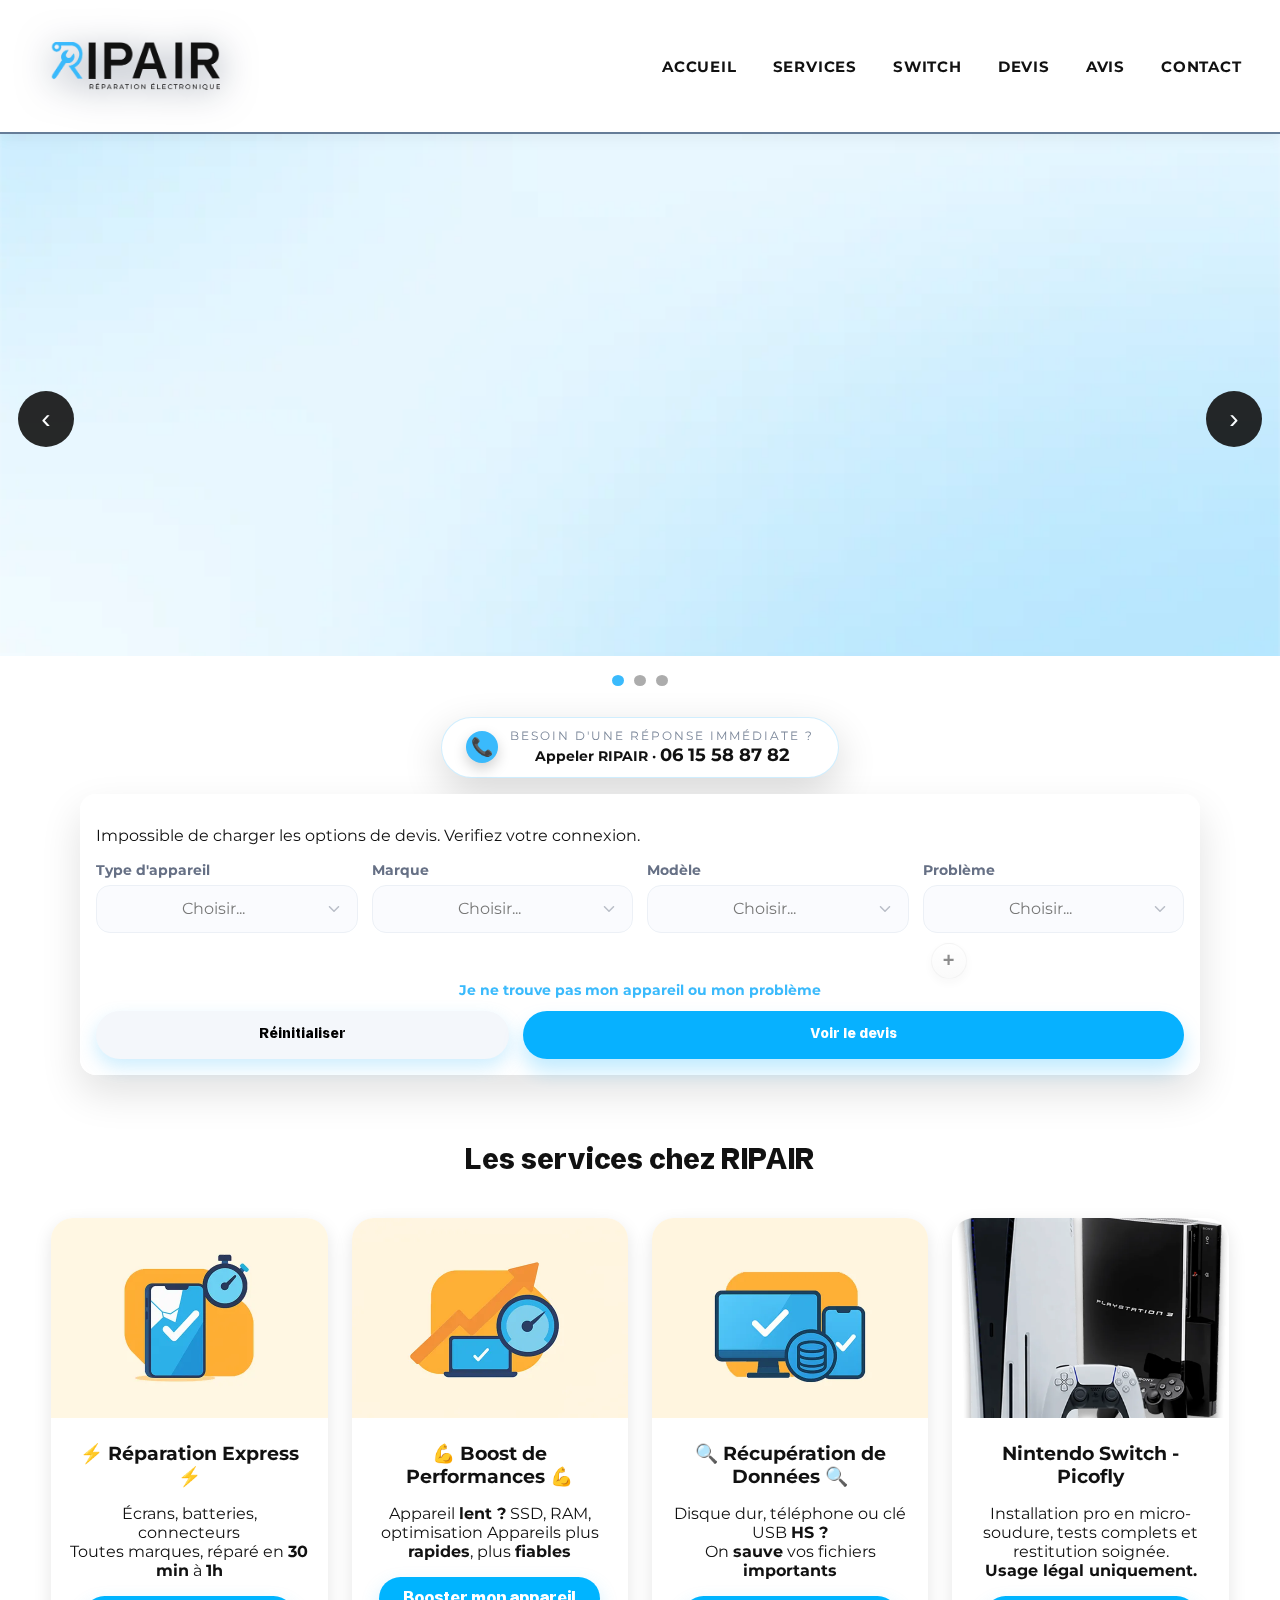
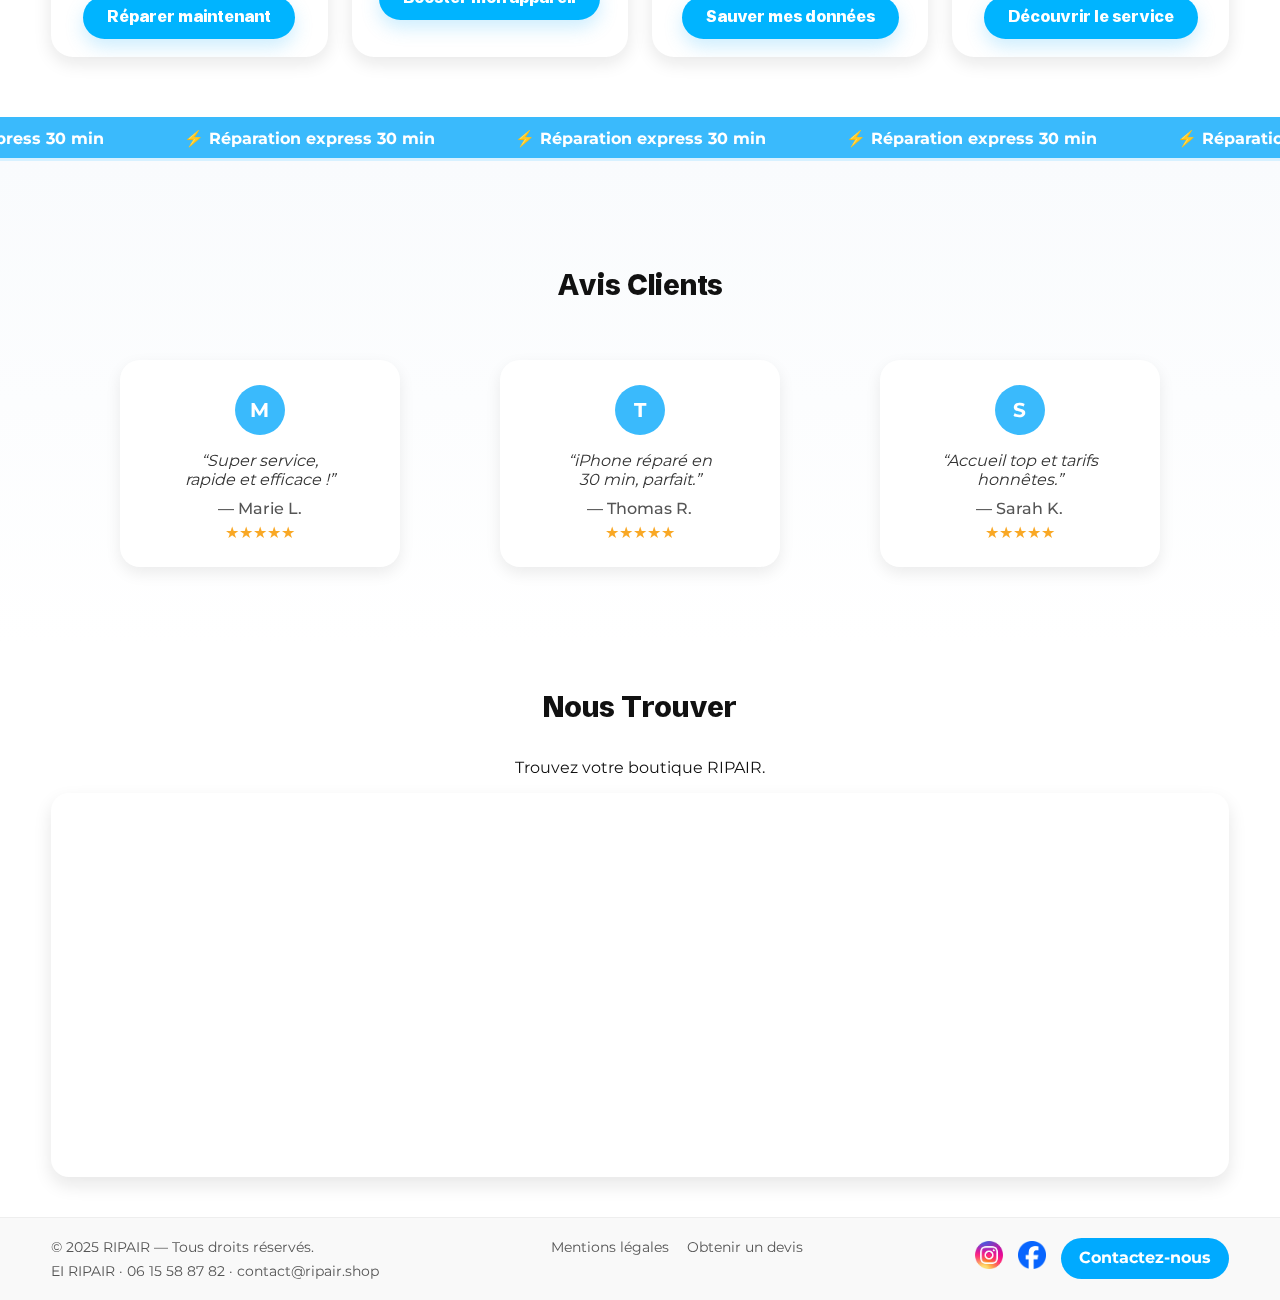
<file: index.html>
﻿<!doctype html>
<html lang="fr">
<head>
  <meta charset="utf-8">
  <meta name="viewport" content="width=device-width, initial-scale=1">

  <title>RIPAIR – Réparations Smartphones, Consoles & PC à Pessac</title>
  <meta name="description" content="RIPAIR répare vos smartphones, consoles et ordinateurs à Pessac. Réparations express, garanties 3 mois, pièces de qualité. Devis en ligne instantané.">
  <meta name="author" content="RIPAIR">
  <meta name="theme-color" content="#3abafc">

  <!-- Validation Microsoft -->
  <meta name="msvalidate.01" content="849581C25EE16AB1A9820D0CDD86F513">

  <!-- ===================== -->
  <!-- 🌐 Open Graph (Facebook, Discord, WhatsApp, etc.) -->
  <!-- ===================== -->
  <meta property="og:title" content="RIPAIR – Réparations Smartphones, Consoles & PC à Pessac">
  <meta property="og:description" content="Devis en ligne instantané, réparations express et garanties 3 mois. Découvrez la qualité RIPAIR à Pessac.">
  <meta property="og:image" content="https://ripair.shop/assets/img/preview.jpg">
  <meta property="og:url" content="https://ripair.shop">
  <meta property="og:type" content="website">
  <meta property="og:site_name" content="RIPAIR">

  <!-- ===================== -->
  <!-- 🐦 Twitter Cards -->
  <!-- ===================== -->
  <meta name="twitter:card" content="summary_large_image">
  <meta name="twitter:title" content="RIPAIR – Réparations Smartphones, Consoles & PC à Pessac">
  <meta name="twitter:description" content="Réparations express, garanties 3 mois, pièces de qualité à Pessac. Devis en ligne instantané.">
  <meta name="twitter:image" content="https://ripair.shop/assets/img/preview.jpg">

  <!-- ===================== -->
  <!-- 🧩 Favicons -->
  <!-- ===================== -->
  <link rel="icon" href="https://ripair.shop/assets/img/logoweb.png" sizes="32x32">
  <link rel="icon" href="https://ripair.shop/assets/img/logoweb.png" sizes="192x192">
  <link rel="apple-touch-icon" href="https://ripair.shop/assets/img/logoweb.png">
  <meta name="msapplication-TileImage" content="https://ripair.shop/assets/img/logoweb.png">

<!-- ===================== -->
<!-- 🎨 Feuilles de style -->
<!-- ===================== -->
<link rel="preconnect" href="https://ripair.shop">
<link rel="stylesheet" href="/assets/css/critical.css">
<link rel="stylesheet" href="/assets/css/style.css">

<!-- ===================== -->
<!-- ⚙️ Script principal -->
<!-- ===================== -->
<script defer src="/assets/js/script.js"></script>


  <!-- ===================== -->
  <!-- 💠 Styles internes spécifiques (multi-problèmes) -->
  <!-- ===================== -->
  <style>
    .plus-wrap { position:absolute; left:8px; bottom:-10px; }
    #issueContainer, #problemContainer { position:relative; padding-bottom:36px; }
    .plus-btn {
      width:36px; height:36px; border-radius:9999px;
      border:1px solid rgba(0,0,0,.08);
      background:linear-gradient(180deg,rgba(255,255,255,.96),rgba(245,245,245,.96));
      box-shadow:0 4px 12px rgba(0,0,0,.08);
      display:flex; align-items:center; justify-content:center;
      font-size:20px; font-weight:600; cursor:pointer;
      transition:transform .12s ease, box-shadow .12s ease, opacity .12s ease;
    }
    .plus-btn:hover { transform:translateY(-1px); box-shadow:0 8px 18px rgba(0,0,0,.12); }
    .plus-btn:active { transform:translateY(0); box-shadow:0 4px 12px rgba(0,0,0,.08); }
    .plus-btn.disabled,[aria-disabled="true"].plus-btn { opacity:.45; cursor:not-allowed; filter:grayscale(1); }
    .issue-row, .problem-row { position:relative; margin-top:8px; }
    .remove-btn {
      position:absolute; right:8px; top:50%; transform:translateY(-50%);
      width:30px; height:30px; border-radius:9999px;
      display:flex; align-items:center; justify-content:center;
      border:1px solid rgba(0,0,0,.08); background:rgba(255,255,255,.95);
      box-shadow:0 2px 8px rgba(0,0,0,.08);
      font-size:18px; cursor:pointer; transition:transform .12s ease, box-shadow .12s ease, opacity .12s ease;
    }
    .remove-btn:hover { transform:translateY(-50%) scale(1.04); box-shadow:0 6px 14px rgba(0,0,0,.12); }
    .remove-btn:active { transform:translateY(-50%) scale(1.0); }
    .sr-only { position:absolute !important; left:-10000px; width:1px; height:1px; overflow:hidden; }
  </style>
</head>

<body>
<!-- NAV -->
<header class="navbar">
  <div class="nav-inner">
    <a class="navbar-logo" href="index.html">
      <img src="assets/img/logo.webp" alt="RIPAIR Logo">
    </a>

    <!-- Menu horizontal (tablette + desktop) -->
    <nav class="navbar-links">
      <a href="/index.html">Accueil</a>
      <a href="/services.html">Services</a>
      <a href="/switch-picofly.html">Switch</a>
      <a href="/devis.html">Devis</a>
      <a href="/avis.html">Avis</a>
      <a href="/contact.html">Contact</a>
    </nav>

    <!-- Menu mobile (hamburger) -->
    <button class="icon-btn" aria-label="Ouvrir le menu" id="hamburger" onclick="toggleMenu()">
      <svg viewBox="0 0 24 24" width="24" height="24" stroke="#111" stroke-width="2" fill="none" stroke-linecap="round" stroke-linejoin="round">
        <line x1="3" y1="6" x2="21" y2="6"/>
        <line x1="3" y1="12" x2="21" y2="12"/>
        <line x1="3" y1="18" x2="21" y2="18"/>
      </svg>
    </button>

    <nav id="mobileMenu" class="mobile-menu">
      <a href="/index.html">Accueil</a>
      <a href="/services.html">Services</a>
      <a href="/switch-picofly.html">Switch</a>
      <a href="/devis.html">Devis</a>
      <a href="/avis.html">Avis</a>
      <a href="/contact.html">Contact</a>
    </nav>
  </div>
</header>



  <main>
    
<section class="hero">
  <div class="carousel" id="carousel">

    <!-- Track : contient UNIQUEMENT les slides -->
    <div class="carousel-track" id="carousel-track">

      <!-- Slide 1 -->
      <div class="carousel-slide slide-1">
          <img 
            src="assets/img/bande3.webp" 
            alt="Offre spéciale -30% sur les réparations de consoles" 
            class="carousel-bg" 
            fetchpriority="high" 
            decoding="async"
            width="1920" height="600">
        <div class="slide-content container">
          <div class="text-block-promo">
            <h1 class="hero-title hero-title-offre animatable">OFFRE SPÉCIALE WEB RIPAIR</h1>
            <p class="hero-sub animatable">
              <span class="promo animatable">-30%</span>
              <span class="texte-offre animatable">
                <strong>sur les réparations</strong> <br>
                <strong>de vos anciennes consoles !</strong>
              </span>
            </p>
            <a href="devis.html" class="btn btn-primary animatable">Prendre rendez-vous</a>
          </div>  
            <img src="assets/img/ligne.webp" 
                alt="Trait bleu" 
                class="hero-deco animatable" 
                loading="lazy" 
                decoding="async">
          <div class="hero-image animatable">
            <img src="assets/img/consoles.webp" alt="PS5" class="console consoles animatable">
          </div>
        </div>
      </div>

      <!-- Slide 2 -->
      <div class="carousel-slide slide-2">
          <img 
            src="assets/img/bande4.webp" 
            alt="Garantie tranquillité 3 mois sur vos réparations" 
            class="carousel-bg" 
            fetchpriority="high" 
            decoding="async"
            width="1920" height="600">
        <div class="slide-content container">
          <div class="text-block-garantie">
            <h2 class="hero-title hero-title-garantie animatable">GARANTIE TRANQUILLITÉ</h2>
            <p class="hero-sub animatable">
              <span class="garantie animatable">3 MOIS</span>
              <span class="texte-offre animatable">
                <strong>sur toutes vos réparations</strong> <br>
                <strong>pièces et main-d’œuvre inclus !</strong>
              </span>
            </p>
            <a href="services.html" class="btn btn-garantie animatable">Découvrir nos services</a>
          </div>
          <img src="assets/img/ligne2.webp" alt="Trait vert" class="hero-deco animatable">
          <div class="hero-image animatable">
            <img src="assets/img/garantie.webp" alt="garantie" class="console consoles animatable">
          </div>
        </div>
      </div>

      <!-- Slide 3 -->
      <div class="carousel-slide slide-3">
          <img 
            src="assets/img/bande5.webp" 
            alt="Diagnostic gratuit pour vos réparations" 
            class="carousel-bg" 
            fetchpriority="high" 
            decoding="async"
            width="1920" height="600">
        <div class="slide-content container">
          <div class="text-block-diagnostic">
            <h3 class="hero-title hero-title-diagnostic animatable">DIAGNOSTIC GRATUIT</h3>
            <p class="hero-sub animatable">
              <span class="diagnostic animatable">0€</span>
              <span class="texte-offre animatable">
                <strong>pour identifier la panne</strong> <br>
                <strong>avant toute réparation</strong>
              </span>
            </p>
            <a href="services.html" class="btn btn-diagnostic animatable">Profiter du diagnostic</a>
          </div>
            <img src="assets/img/ligne3.webp" alt="Trait vert" class="hero-deco animatable">
            <div class="hero-image animatable">
            <img src="assets/img/diagnostic.webp" alt="diagnostic" class="console consoles animatable">
          </div>
        </div>
      </div>

    </div> <!-- fin du track -->

    <!-- Flèches en dehors du track -->
    <button class="carousel-btn prev" id="prev-btn" aria-label="Slide précédent">‹</button>
    <button class="carousel-btn next" id="next-btn" aria-label="Slide suivant">›</button>

    <!-- Dots en dehors du track -->
    <div class="carousel-dots" id="carousel-dots"></div>
    
  </div>
<div class="phone-cta">
  <button id="phoneCtaBtn" class="phone-cta-btn" type="button">
    <div class="phone-cta-icon">📞</div>
    <div class="phone-cta-label">
      <span class="line1">Besoin d'une réponse immédiate ?</span>
      <span class="line2">Appeler RIPAIR · <strong>06 15 58 87 82</strong></span>
    </div>
  </button>
</div>
</section>
<!-- Bloc devis en overlay -->
<div class="devis-overlay" id="devis-overlay">
  <form id="devis-hero-form" class="devis-card" autocomplete="off">
    <div class="devis-grid">
      <label for="type"><span>Type d'appareil</span>
        <select id="type" class="fs" name="type" required>
          <option value="" selected disabled hidden>Choisir...</option>
        </select>
      </label>
      <label for="brand"><span>Marque</span>
        <select id="brand" class="fs" name="brand" required disabled>
          <option value="" selected disabled hidden>Choisir...</option>
        </select>
      </label>
      <label for="model"><span>Modèle</span>
        <select id="model" class="fs" name="model" required disabled>
          <option value="" selected disabled hidden>Choisir...</option>
        </select>
      </label>
      <div id="issueContainer">
<label for="issue"><span>Problème</span>
        <select id="issue" class="fs" name="issue" required disabled>
          <option value="" selected disabled hidden>Choisir...</option>
        </select>
      </label>
<div class="plus-wrap"><button type="button" id="addIssueBtn" class="plus-btn disabled" aria-disabled="true" title="Ajouter un problème">+</button></div>
</div>
    </div>
    <p class="devis-help"><a href="contact.html">Je ne trouve pas mon appareil ou mon problème</a></p>

    <div class="devis-actions">
      <button type="button" class="btn" id="devis-reset">Réinitialiser</button>
      <button type="submit" class="btn btn-primary">Voir le devis</button>
    </div>
  </form>
</div>




<script>  
  function toggleMenu() {
  const menu = document.getElementById('mobileMenu');
  menu.classList.toggle('show');

  // Ferme le menu dès qu’un lien est cliqué
  menu.querySelectorAll('a').forEach(link => {
    link.addEventListener('click', () => menu.classList.remove('show'));
  });
}

</script>

<section class="services">
  <div class="container">
    <h2 class="section-title">Les services chez RIPAIR</h2>
    <div class="service-grid">
      <article class="service-card">
        <img src="assets/img/service1.webp" alt="Réparation smartphone">
        <div class="service-content">
          <h3>⚡ Réparation Express ⚡</h3>
          <p>Écrans, batteries, connecteurs <br> Toutes marques, réparé en <strong>30 min</strong> à <strong>1h</strong></p>
          <a class="btn btn-primary" href="services.html#smartphones">Réparer maintenant</a>
        </div>
      </article>
      <article class="service-card">
        <img src="assets/img/service2.webp" alt="Protection">
        <div class="service-content">
          <h3>💪 Boost de Performances 💪</h3>
          <p>Appareil <strong>lent ?</strong> SSD, RAM, optimisation Appareils plus <strong>rapides</strong>, plus <strong>fiables</strong></p>
          <a class="btn btn-primary" href="services.html#protection">Booster mon appareil</a>
        </div>
      </article>
      <article class="service-card">
        <img src="assets/img/service3.webp" alt="Réparation ordinateur">
        <div class="service-content">
          <h3>🔍 Récupération de Données 🔍</h3>
          <p>Disque dur, téléphone ou clé USB <strong>HS ?</strong> <br> On <strong>sauve</strong> vos fichiers <strong>importants</strong></p>
          <a class="btn btn-primary" href="services.html#ordinateurs">Sauver mes données</a>
        </div>
      </article>
      <article class="service-card">
        <img src="assets/img/consoles.webp" alt="Nintendo Switch (service Picofly)">
        <div class="service-content">
          <h3>Nintendo Switch - Picofly</h3>
          <p>Installation pro en micro-soudure, tests complets et restitution soignée.<br><strong>Usage légal uniquement.</strong></p>
          <a class="btn btn-primary" href="switch-picofly.html">Découvrir le service</a>
        </div>
      </article>
    </div>
  </div>
</section>

<section class="promo-banner">
  <div class="promo-slide active" data-color="#3abafc">
    <div class="promo-track">
      ⚡ Réparation express 30 min
    </div>
    <div class="progress-bar"></div>
  </div>

  <div class="promo-slide" data-color="#62ea91">
    <div class="promo-track">
      💸 Prix bas & pièces de qualité
    </div>
    <div class="progress-bar"></div>
  </div>

  <div class="promo-slide" data-color="#ff9800">
    <div class="promo-track">
      🔋 Batteries 100% neuves
    </div>
    <div class="progress-bar"></div>
  </div>

  <div class="promo-slide" data-color="#2196f3">
    <div class="promo-track">
      📱 Écrans cassés réparés rapidement
    </div>
    <div class="progress-bar"></div>
  </div>

  <div class="promo-slide" data-color="#3ddb44">
    <div class="promo-track">
      🔨 Diagnostic 100% offert 
    </div>
    <div class="progress-bar"></div>
  </div>

  <div class="promo-slide" data-color="#673ab7">
    <div class="promo-track">
      💻 Optimisation PC & Mac
    </div>
    <div class="progress-bar"></div>
  </div>

  <div class="promo-slide" data-color="#e91e63">
    <div class="promo-track">
      🎮 Consoles réparées toutes générations
    </div>
    <div class="progress-bar"></div>
  </div>

  <div class="promo-slide" data-color="#009688">
    <div class="promo-track">
      🧹 Nettoyage complet + réinstallation OS
    </div>
    <div class="progress-bar"></div>
  </div>

  <div class="promo-slide" data-color="#ff5722">
    <div class="promo-track">
      ✅ Garantie 3 mois sur toutes réparations
    </div>
    <div class="progress-bar"></div>
  </div>

  <div class="promo-slide" data-color="#795548">
    <div class="promo-track">
      📍 Boutique RIPAIR à Pessac - Sur rendez-vous
    </div>
    <div class="progress-bar"></div>
  </div>
</section>

<section class="avis">
  <div class="container">
    <h2 class="section-title">Avis Clients</h2>
    <div class="avis-grid">
      
      <figure class="testimonial">
        <div class="avatar">M</div>
        <blockquote>“Super service, rapide et efficace !”</blockquote>
        <figcaption>— Marie L.</figcaption>
        <div class="stars">★★★★★</div>
      </figure>
      
      <figure class="testimonial">
        <div class="avatar">T</div>
        <blockquote>“iPhone réparé en 30 min, parfait.”</blockquote>
        <figcaption>— Thomas R.</figcaption>
        <div class="stars">★★★★★</div>
      </figure>
      
      <figure class="testimonial">
        <div class="avatar">S</div>
        <blockquote>“Accueil top et tarifs honnêtes.”</blockquote>
        <figcaption>— Sarah K.</figcaption>
        <div class="stars">★★★★★</div>
      </figure>
      
    </div>
  </div>
</section>

<section class="map">
  <div class="container">
    <h2 class="section-title">Nous Trouver</h2>
    <p class="map-sub">Trouvez votre boutique RIPAIR.</p>
    <div class="map-frame">
      <iframe src="https://www.google.com/maps/embed?pb=!1m18!1m12!1m3!1d45307.90377641035!2d-0.7221897139957635!3d44.78602444397337!2m3!1f0!2f0!3f0!3m2!1i1024!2i768!4f13.1!3m3!1m2!1s0xd54d8f9227cb8a3%3A0x3ace1d334bf95f98!2s33600%20Pessac!5e0!3m2!1sfr!2sfr!4v1756909429054!5m2!1sfr!2sfr" title="Localisation de RIPAIR" width="600" height="450" style="border:0;" allowfullscreen="" loading="lazy" referrerpolicy="no-referrer-when-downgrade"></iframe>
    </div>
  </div>
</section>

  </main>

  <!-- FOOTER -->
<footer class="footer">
  <div class="container footer-content">
    <div class="footer-left">
      <p>&copy; 2025 RIPAIR &mdash; Tous droits r&eacute;serv&eacute;s.</p>
      <p class="footer-meta">EI RIPAIR &middot; 06&nbsp;15&nbsp;58&nbsp;87&nbsp;82 &middot; contact@ripair.shop</p>
    </div>
    <div class="footer-links">
      <a href="mentions.html">Mentions l&eacute;gales</a>
      <a href="devis.html">Obtenir un devis</a>
    </div>
    <div class="footer-right">
      <a href="https://instagram.com/ripair.shop" target="_blank" rel="noopener">
        <img src="assets/img/instagram.webp" alt="Instagram" class="social-icon">
      </a>
      <a href="https://www.facebook.com/profile.php?id=61579654974480" target="_blank" rel="noopener">
        <img src="assets/img/facebook.webp" alt="Facebook" class="social-icon">
      </a>
      <a href="#" class="btn-contact" data-contact-modal>Contactez-nous</a>
    </div>
  </div>
</footer>



<!-- Popup Modal -->
<div id="contactModal" class="modal">
  <div class="modal-content">
    <span class="close">&times;</span>
    <h2 class="modal-title">Contactez-nous</h2>

    <!-- Email -->
    <div class="contact-item">
      <p>📧 contact@ripair.shop</p>
      <button id="copyEmail" class="btn-contact">Copier</button>
    </div>

    <!-- Téléphone -->
    <div class="contact-item">
      <p>📱 06&nbsp;15&nbsp;58&nbsp;87&nbsp;82</p>
      <button id="phoneAction" class="btn-contact"></button>
    </div>
  </div>
</div>

<!-- Toast -->
<div id="toast"></div>




<script>
(function(){
  const modal = document.getElementById("contactModal");
  const triggers = document.querySelectorAll("[data-contact-modal]");
  const closeBtn = modal ? modal.querySelector(".close") : null;
  const toast = document.getElementById("toast");
  const copyEmailBtn = document.getElementById("copyEmail");
  const phoneAction = document.getElementById("phoneAction");
  const phoneNumber = "0615588782";

  if(modal && triggers.length){
    const openModal = (e)=>{
      e.preventDefault();
      modal.style.display = "flex";
    };
    triggers.forEach(btn=> btn.addEventListener("click", openModal));
  }

  function closeModal(){
    if(modal) modal.style.display = "none";
  }

  if(closeBtn){ closeBtn.addEventListener("click", closeModal); }
  window.addEventListener("click", (e)=>{ if(e.target === modal){ closeModal(); }});

  function copyToClipboard(text){
    navigator.clipboard.writeText(text).then(()=> showToast("📋 Copié : " + text));
  }

  if(copyEmailBtn){
    copyEmailBtn.addEventListener("click", (e)=>{
      e.preventDefault();
      copyToClipboard("contact@ripair.shop");
    });
  }

  if(phoneAction){
    if(/Mobi|Android/i.test(navigator.userAgent)){
      phoneAction.textContent = "Appeler";
      phoneAction.addEventListener("click", (e)=>{
        e.preventDefault();
        window.location.href = "tel:" + phoneNumber;
      });
    } else {
      phoneAction.textContent = "Copier";
      phoneAction.addEventListener("click", (e)=>{
        e.preventDefault();
        copyToClipboard(phoneNumber);
      });
    }
  }

  function showToast(message){
    if(!toast) return;
    toast.textContent = message;
    toast.className = "show";
    setTimeout(()=>{ toast.className = toast.className.replace("show",""); }, 2000);
  }
})();
</script>
<style>
/* ===== Overlay devis sur carrousel ===== */

/* Si ton carrousel n'est pas positionné, on le fait ici (sans impacter la mise en page) */
.hero, .carousel, .slider, .swiper, .hero-container { position: relative; }

.devis-overlay{
  position:absolute;
  left:50%;
  bottom:clamp(12px,4vw,28px);
  transform:translateX(-50%);
  width:min(1120px,calc(100% - 32px));
  z-index:8000;
}

.devis-card{
  background:rgba(255,255,255,.94);
  backdrop-filter:saturate(1.05) blur(8px);
  border-radius:16px;
  box-shadow:0 18px 40px rgba(0,0,0,.12);
  padding:16px;
}

.devis-grid{
  display:grid;
  grid-template-columns:repeat(4,1fr);
  gap:14px;
}
.devis-card label{
  display:flex;
  flex-direction:column;
  gap:6px;
  font-weight:600;
  font-size:14px;
  color:#667085;
}
.devis-card select{
  width:100%;
  min-height:48px;
  border-radius:14px;
  border:1px solid #dfe6f0;
  padding:12px 44px 12px 14px;
  background:#f7f9fd;
  color:#111111;
  font-family:'Montserrat',sans-serif;
  font-weight:500;
  appearance:none;
  -webkit-appearance:none;
  -moz-appearance:none;
  line-height:1.2;
  font-size:16px;
  transition:border-color .15s ease, box-shadow .15s ease, background .15s ease;
  box-shadow:inset 0 1px 0 rgba(255,255,255,.03);
  background-image:url("data:image/svg+xml;utf8,<svg xmlns='http://www.w3.org/2000/svg' viewBox='0 0 24 24' fill='none' stroke='%23aeb7c7' stroke-width='2' stroke-linecap='round' stroke-linejoin='round'><polyline points='6 9 12 15 18 9'/></svg>");
  background-repeat:no-repeat;
  background-position:right 12px center;
  background-size:18px 18px;
}
.devis-card select:hover{border-color:#3abafc;}
.devis-card select:focus{
  outline:none;
  border-color:#3abafc;
  box-shadow:0 0 0 3px rgba(58,186,252,.18);
  background:#ffffff;
}
.devis-card select:disabled{opacity:.6;cursor:not-allowed;}
.devis-card select option{background:#ffffff;color:#111111;}

.fs-wrap{position:relative;}
.fs-wrap .fs-control{
  display:flex;
  align-items:center;
  gap:8px;
  width:100%;
  background:#f7f9fd;
  color:#111111;
  border:1px solid #dfe6f0;
  border-radius:14px;
  padding:11px 14px;
  cursor:pointer;
  transition:border-color .15s ease, box-shadow .15s ease, background .15s ease;
  font-family:'Montserrat',sans-serif;
  font-size:16px;
  font-weight:500;
  line-height:1.2;
  min-height:48px;
  box-shadow:inset 0 1px 0 rgba(255,255,255,.03);
}
.fs-wrap .fs-control:hover{border-color:#3abafc;}
.fs-wrap .fs-control:focus{
  outline:none;
  border-color:#3abafc;
  box-shadow:0 0 0 3px rgba(58,186,252,.18);
  background:#ffffff;
}
.fs-wrap .fs-value{
  flex:1;
  white-space:nowrap;
  overflow:hidden;
  text-overflow:ellipsis;
  opacity:.95;
}
.fs-wrap .fs-chevron{width:18px;height:18px;opacity:.75;color:#667085;}
.fs-wrap .fs-menu{
  position:absolute;
  left:0;
  right:0;
  top:calc(100% + 8px);
  z-index:40;
  background:#ffffff;
  border:1px solid rgba(17,17,17,.08);
  border-radius:14px;
  box-shadow:0 14px 44px rgba(17,17,17,.12);
  display:none;
  padding:8px;
}
.fs-wrap.open .fs-menu{display:block;}
.fs-wrap .fs-search{
  display:flex;
  align-items:center;
  gap:8px;
  border:1px solid #dfe6f0;
  border-radius:10px;
  background:#f7f9fd;
  padding:8px 10px;
  margin:4px 4px 8px;
}
.fs-wrap .fs-search .fs-icon{color:#667085;display:flex;}
.fs-wrap .fs-search input{
  background:transparent;
  border:none;
  color:#111111;
  width:100%;
  outline:none;
  padding:0;
  font-size:14px;
  font-family:'Montserrat',sans-serif;
}
.fs-wrap .fs-list{max-height:260px;overflow:auto;padding:4px;}
.fs-item{
  display:flex;
  align-items:center;
  gap:10px;
  padding:10px 12px;
  border-radius:10px;
  cursor:pointer;
  color:#111111;
  transition:background .15s ease, outline .15s ease;
}
.fs-item:hover{background:rgba(58,186,252,0.08);}
.fs-item.active{background:rgba(58,186,252,0.12);outline:1px solid rgba(58,186,252,0.35);}
.fs-item .fs-icon{width:18px;height:18px;opacity:.85;color:#667085;display:flex;}
.fs-item .fs-label{flex:1;font-family:'Montserrat',sans-serif;font-size:15px;}
.fs-empty{padding:10px 12px;color:#667085;font-size:14px;}
select.fs{
  position:absolute !important;
  left:-9999px !important;
  width:1px;
  height:1px;
  clip:rect(0 0 0 0);
  clip-path:inset(50%);
  overflow:hidden;
}
.fs-wrap.disabled .fs-control{opacity:.6;cursor:not-allowed;}

/* Fancy select combobox */
.fs-wrap{position:relative;}
.fs-wrap .fs-control{
  display:flex;
  align-items:center;
  gap:8px;
  width:100%;
  background:#f7f9fd;
  color:#111111;
  border:1px solid #dfe6f0;
  border-radius:14px;
  padding:11px 14px;
  cursor:pointer;
  transition:border-color .15s ease, box-shadow .15s ease, background .15s ease;
  font-family:'Montserrat',sans-serif;
  font-size:16px;
  font-weight:500;
  line-height:1.2;
  min-height:48px;
  box-shadow:inset 0 1px 0 rgba(255,255,255,.03);
}
.fs-wrap .fs-control:hover{border-color:#3abafc;}
.fs-wrap .fs-control:focus{
  outline:none;
  border-color:#3abafc;
  box-shadow:0 0 0 3px rgba(58,186,252,.18);
  background:#ffffff;
}
.fs-wrap .fs-value{
  flex:1;
  white-space:nowrap;
  overflow:hidden;
  text-overflow:ellipsis;
  opacity:.95;
}
.fs-wrap .fs-chevron{width:18px;height:18px;opacity:.75;color:#667085;}
.fs-wrap .fs-menu{
  position:absolute;
  left:0;
  right:0;
  top:calc(100% + 8px);
  z-index:40;
  background:#ffffff;
  border:1px solid rgba(17,17,17,.08);
  border-radius:14px;
  box-shadow:0 14px 44px rgba(17,17,17,.12);
  display:none;
  padding:8px;
}
.fs-wrap.open .fs-menu{display:block;}
.fs-wrap .fs-search{
  display:flex;
  align-items:center;
  gap:8px;
  border:1px solid #dfe6f0;
  border-radius:10px;
  background:#f7f9fd;
  padding:8px 10px;
  margin:4px 4px 8px;
}
.fs-wrap .fs-search .fs-icon{color:#667085;display:flex;}
.fs-wrap .fs-search input{
  background:transparent;
  border:none;
  color:#111111;
  width:100%;
  outline:none;
  padding:0;
  font-size:14px;
  font-family:'Montserrat',sans-serif;
}
.fs-wrap .fs-list{max-height:260px;overflow:auto;padding:4px;}
.fs-item{
  display:flex;
  align-items:center;
  gap:10px;
  padding:10px 12px;
  border-radius:10px;
  cursor:pointer;
  color:#111111;
  transition:background .15s ease, outline .15s ease;
}
.fs-item:hover{background:rgba(58,186,252,0.08);}
.fs-item.active{background:rgba(58,186,252,0.12);outline:1px solid rgba(58,186,252,0.35);}
.fs-item .fs-icon{width:18px;height:18px;opacity:.85;color:#667085;display:flex;}
.fs-item .fs-label{flex:1;font-family:'Montserrat',sans-serif;font-size:15px;}
.fs-empty{padding:10px 12px;color:#667085;font-size:14px;}
select.fs{
  position:absolute !important;
  left:-9999px !important;
  width:1px;
  height:1px;
  clip:rect(0 0 0 0);
  clip-path:inset(50%);
  overflow:hidden;
}
.fs-wrap.disabled .fs-control{opacity:.6;cursor:not-allowed;}

.devis-actions{
  display:grid;
  grid-template-columns:1fr 1.6fr;
  gap:14px;margin-top:12px;
}
.devis-actions .btn{
  height:48px;border-radius:999px;border:none;cursor:pointer;
}
.devis-actions .btn.btn-primary{
  background:#07b1ff;color:#fff;
  box-shadow:0 12px 20px rgba(7,177,255,.25);
}
.devis-actions .btn:not(.btn-primary){background:#f4f7fb;color:#000000}

/* Désactive la superposition partout */
.devis-overlay{
  position: static !important;
  transform: none !important;
  left: auto !important;
  bottom: auto !important;
  width: 100% !important;
  max-width: 1120px;
  margin: 16px auto 0;
  z-index: auto !important;
}



</style>

<style>
/* ===== Styles essentiels pour l'étape de cascade ===== */

.devis-card{
  background:rgba(255,255,255,.94);
  backdrop-filter:saturate(1.05) blur(8px);
  border-radius:16px;
  box-shadow:0 18px 40px rgba(0,0,0,.12);
  padding:16px;
}

.devis-grid{
  display:grid;
  grid-template-columns:repeat(4,1fr);
  gap:14px;
}
.devis-card label{
  display:flex;
  flex-direction:column;
  gap:6px;
  font-weight:600;
  font-size:14px;
  color:#667085;
}
.devis-card select{
  width:100%;
  min-height:48px;
  border-radius:14px;
  border:1px solid #dfe6f0;
  padding:12px 44px 12px 14px;
  background:#f7f9fd;
  color:#111111;
  font-family:'Montserrat',sans-serif;
  font-weight:500;
  appearance:none;
  -webkit-appearance:none;
  -moz-appearance:none;
  line-height:1.2;
  font-size:16px;
  transition:border-color .15s ease, box-shadow .15s ease, background .15s ease;
  box-shadow:inset 0 1px 0 rgba(255,255,255,.03);
  background-image:url("data:image/svg+xml;utf8,<svg xmlns='http://www.w3.org/2000/svg' viewBox='0 0 24 24' fill='none' stroke='%23aeb7c7' stroke-width='2' stroke-linecap='round' stroke-linejoin='round'><polyline points='6 9 12 15 18 9'/></svg>");
  background-repeat:no-repeat;
  background-position:right 12px center;
  background-size:18px 18px;
}
.devis-card select:hover{border-color:#3abafc;}
.devis-card select:focus{
  outline:none;
  border-color:#3abafc;
  box-shadow:0 0 0 3px rgba(58,186,252,.18);
  background:#ffffff;
}
.devis-card select:disabled{opacity:.6;cursor:not-allowed;}
.devis-card select option{background:#ffffff;color:#111111;}

.devis-actions{
  display:grid;
  grid-template-columns:1fr 1.6fr;
  gap:14px;margin-top:12px;
}
.devis-actions .btn{
  height:48px;border-radius:999px;border:none;cursor:pointer;
}
.devis-actions .btn.btn-primary{
  background:#07b1ff;color:#fff;
  box-shadow:0 12px 20px rgba(7,177,255,.25);
}
.devis-actions .btn:not(.btn-primary){background:#f4f7fb;color:#000}

/* Responsive */
@media (max-width: 768px){
  .devis-grid{grid-template-columns:1fr 1fr}
  .devis-actions{grid-template-columns:1fr;gap:10px}
}
@media (max-width: 480px){
  .devis-grid{grid-template-columns:1fr}
}

/* Cascade : supprimer le gras partout */
.fs-wrap .fs-item .fs-label,
.fs-wrap .fs-item.active .fs-label,
.fs-wrap .fs-control .fs-value {
  font-weight: 400 !important;
}

/* Si tu as un fallback natif (sans FancySelect) */
#type, #brand, #model, #issue {
  font-weight: 400;
}
.fs-wrap .fs-menu{
  position:absolute;
  left:0;
  right:0;
  top:calc(100% + 8px);
  z-index:1000;
  background:#ffffff;
  border:1px solid #dfe6f0;
  border-radius:14px;
  box-shadow:0 14px 44px rgba(17,17,17,0.12);
  padding:8px;
  display:none;
  max-height:320px;
  overflow:hidden;
}

.fs-wrap.open .fs-menu{
  display:block;
}

.fs-wrap .fs-list{
  max-height:260px;
  overflow-y:auto;
  padding:4px;
}
.fs-wrap .fs-list{
  max-height:120px; /* ~3 items visibles */
  overflow-y:auto;
  padding:4px;
}




</style>
<script>
/* ===== Fancy Select (enhanced dropdown) ===== */
(function(){
  function el(tag, cls, html){
    var node = document.createElement(tag);
    if(cls) node.className = cls;
    if(html != null) node.innerHTML = html;
    return node;
  }
  function chevronSVG(){return '<svg viewBox="0 0 24 24" fill="none" stroke="currentColor" stroke-width="2" stroke-linecap="round" stroke-linejoin="round"><polyline points="6 9 12 15 18 9"/></svg>'; }
  function searchSVG(){return '<svg viewBox="0 0 24 24" fill="none" stroke="currentColor" stroke-width="2" stroke-linecap="round" stroke-linejoin="round"><circle cx="11" cy="11" r="8"/><line x1="21" y1="21" x2="16.65" y2="16.65"/></svg>'; }
  function phoneSVG(){return '<svg viewBox="0 0 24 24" fill="none" stroke="currentColor" stroke-width="2" stroke-linecap="round" stroke-linejoin="round"><rect x="7" y="2" width="10" height="20" rx="2"/><line x1="12" y1="18" x2="12" y2="18"/></svg>'; }
  function brandSVG(){return '<svg viewBox="0 0 24 24" fill="none" stroke="currentColor" stroke-width="2" stroke-linecap="round" stroke-linejoin="round"><circle cx="12" cy="12" r="10"/><path d="M14.31 8l5.74 9.94"/><path d="M9.69 8h11.48"/><path d="M7.38 12l5.74-9.94"/></svg>'; }
  function modelSVG(){return '<svg viewBox="0 0 24 24" fill="none" stroke="currentColor" stroke-width="2" stroke-linecap="round" stroke-linejoin="round"><rect x="3" y="4" width="18" height="14" rx="2"/><path d="M8 20h8"/></svg>'; }
  function wrenchSVG(){return '<svg viewBox="0 0 24 24" fill="none" stroke="currentColor" stroke-width="2" stroke-linecap="round" stroke-linejoin="round"><path d="M14.7 6.3a4 4 0 1 0-5.66 5.66L3 18l3 3 6.04-6.04a4 4 0 0 0 5.66-5.66z"/></svg>'; }

  var ICONS = {
    type:     phoneSVG(),
    category: phoneSVG(),
    brand:    brandSVG(),
    model:    modelSVG(),
    issue:    wrenchSVG(),
    problem:  wrenchSVG()
  };

  function FancySelect(select){
    this.select = select;
    this.disabled = select.disabled;
    this.wrap = el('div','fs-wrap'+(this.disabled?' disabled':'')); select.parentNode.insertBefore(this.wrap, select); this.wrap.appendChild(select);
    var ctrl = this.ctrl = el('button','fs-control'); ctrl.type='button';
    ctrl.setAttribute('aria-haspopup','listbox');
    ctrl.setAttribute('aria-expanded','false');
    var value = this.valueEl = el('div','fs-value', (select.options[select.selectedIndex]||{}).text || 'Choisir...');
    var chev  = this.chevEl  = el('div','fs-chevron', chevronSVG());
    ctrl.appendChild(value); ctrl.appendChild(chev);
    this.wrap.appendChild(ctrl);

    var menu = this.menu = el('div','fs-menu');
    var search = el('div','fs-search'); search.innerHTML = '<span class="fs-icon">'+searchSVG()+'</span>';
    var input = this.searchInput = el('input'); input.type='text'; input.placeholder='Rechercher ...';
    search.appendChild(input); menu.appendChild(search);
    var list = this.list = el('div','fs-list'); menu.appendChild(list);
    this.wrap.appendChild(menu);

    this.buildItems();

    var self=this;
    ctrl.addEventListener('click', function(){
      if(self.disabled) return;
      self.toggle();
    });
    input.addEventListener('input', function(){
      self.filter(this.value);
    });
    document.addEventListener('click', function(e){
      if(!self.wrap.contains(e.target)) self.close();
    });

    this.wrap.addEventListener('keydown', function(e){
      if(!self.isOpen()) return;
      var items = Array.prototype.slice.call(self.list.querySelectorAll('.fs-item'));
      var idx = items.findIndex(function(n){return n.classList.contains('active');});
      if(e.key === 'ArrowDown'){
        e.preventDefault();
        var ni = Math.min(items.length - 1, (idx < 0 ? 0 : idx + 1));
        self.activate(items[ni]);
      }
      if(e.key === 'ArrowUp'){
        e.preventDefault();
        var pi = Math.max(0, (idx < 0 ? 0 : idx - 1));
        self.activate(items[pi]);
      }
      if(e.key === 'Enter'){
        e.preventDefault();
        var act = self.list.querySelector('.fs-item.active');
        if(act) act.click();
      }
      if(e.key === 'Escape'){ self.close(); ctrl.focus(); }
    });

    var observer = new MutationObserver(function(){ self.rebuildFromSelect(); });
    observer.observe(select, {childList:true, attributes:true, subtree:false});
    this.observer = observer;

    select._fs = this;
  }

  FancySelect.prototype.iconFor = function(){
    var id = this.select.id || '';
    return ICONS[id] || phoneSVG();
  };

  FancySelect.prototype.buildItems = function(){
    var self=this; this.list.innerHTML='';
    var opts = this.select.options;
    if(!opts || !opts.length){
      this.list.appendChild(el('div','fs-empty','Aucune option'));
      return;
    }
    for(var i=0;i<opts.length;i++){
      var o = opts[i]; if(!o.value){ continue; }
      var item = el('div','fs-item');
      item.innerHTML = '<span class="fs-icon">'+this.iconFor()+'</span><span class="fs-label">'+o.text+'</span>';
      item.dataset.value = o.value;
      item.addEventListener('click', function(){
        self.choose(this.dataset.value, this.querySelector('.fs-label').textContent);
      });
      this.list.appendChild(item);
    }
    this.markActive();
  };

  FancySelect.prototype.activate = function(node){
    if(!node) return;
    Array.prototype.forEach.call(this.list.querySelectorAll('.fs-item'), function(n){
      if(!n.classList) return;
      n.classList.toggle('active', n === node);
    });
    node.scrollIntoView({block:'nearest'});
  };

  FancySelect.prototype.markActive = function(){
    var v = this.select.value;
    var activeItem = null;
    Array.prototype.forEach.call(this.list.children, function(n){
      if(!n.classList) return;
      var isActive = n.dataset.value === v;
      n.classList.toggle('active', isActive);
      if(isActive) activeItem = n;
    });
    if(activeItem){ activeItem.scrollIntoView({block:'nearest'}); }
  };

  FancySelect.prototype.choose = function(value, label){
    this.select.value = value;
    this.valueEl.textContent = label || value;
    this.markActive();
    this.close();
    var evt = new Event('change', {bubbles:true});
    this.select.dispatchEvent(evt);
  };

  FancySelect.prototype.filter = function(q){
    q = (q||'').toLowerCase().trim();
    var any=false;
    Array.prototype.forEach.call(this.list.querySelectorAll('.fs-item'), function(n){
      var show = n.textContent.toLowerCase().indexOf(q) >= 0;
      n.style.display = show ? '' : 'none';
      if(show) any=true;
    });
    var empty = this.list.querySelector('.fs-empty');
    if(!any){
      if(!empty){ empty = el('div','fs-empty','Aucun résultat'); this.list.appendChild(empty); }
    } else if(empty){ empty.remove(); }
  };

  FancySelect.prototype.toggle = function(){
    if(this.isOpen()){ this.close(); return; }
    this.open();
  };
  FancySelect.prototype.open = function(){
    this.wrap.classList.add('open');
    this.ctrl.setAttribute('aria-expanded','true');
    this.searchInput.value = '';
    this.filter('');
    this.searchInput.focus();
  };
  FancySelect.prototype.close = function(){
    this.wrap.classList.remove('open');
    this.ctrl.setAttribute('aria-expanded','false');
  };

  FancySelect.prototype.isOpen = function(){ return this.wrap.classList.contains('open'); };

  FancySelect.prototype.setDisabled = function(dis){
    this.disabled = !!dis;
    this.wrap.classList.toggle('disabled', this.disabled);
    this.ctrl.disabled = this.disabled;
  };
  FancySelect.prototype.rebuildFromSelect = function(){
    this.setDisabled(this.select.disabled);
    this.valueEl.textContent = (this.select.options[this.select.selectedIndex]||{}).text || 'Choisir...';
    this.buildItems();
  };

  window.FancySelect = {
    upgradeAll: function(){
      document.querySelectorAll('select.fs').forEach(function(s){
        if(!s._fs) new FancySelect(s);
        else s._fs.rebuildFromSelect();
      });
    },
    refresh: function(selectEl){
      if(selectEl && selectEl._fs){ selectEl._fs.rebuildFromSelect(); }
    }
  };

  function init(){ window.FancySelect.upgradeAll(); }
  if(document.readyState === 'loading'){
    document.addEventListener('DOMContentLoaded', init);
  } else {
    init();
  }
})();
</script>

<script>
/* ===== Cascade uniquement (workflow API) ===== */
(function(){
  const form    = document.getElementById('devis-hero-form');
  if (!form) return;

  const typeEl  = document.getElementById('type');   // <select name="type">
  const brand   = document.getElementById('brand');  // <select name="brand">
  const model   = document.getElementById('model');  // <select name="model">
  const issue   = document.getElementById('issue');  // <select name="issue">
  const resetBtn = document.getElementById('devis-reset');

  const refreshFancy = (el) => {
    if (window.FancySelect && el) {
      window.FancySelect.refresh(el);
    }
  };

  const setSel = (el, items) => {
    el.innerHTML = '<option value="" selected disabled hidden>Choisir...</option>';
    (items || []).forEach(v => { el.innerHTML += `\u003coption value="${v}">${v}\u003c/option>`; });
    refreshFancy(el);
  };
  const lock   = (...els) => els.forEach(e => { e.disabled = true; refreshFancy(e); });
  const unlock = (...els) => els.forEach(e => { e.disabled = false; refreshFancy(e); });

  let optionsFacade = null;

  const statusEl = document.createElement('p');
  statusEl.className = 'options-status';
  statusEl.setAttribute('role', 'status');
  statusEl.style.display = 'none';
  form.insertBefore(statusEl, form.firstElementChild);

  const showStatus = (message, tone = 'info') => {
    statusEl.textContent = message;
    statusEl.dataset.tone = tone;
    statusEl.style.display = 'block';
  };

  const hideStatus = () => {
    statusEl.textContent = '';
    statusEl.style.display = 'none';
    delete statusEl.dataset.tone;
  };

  const waitForLoader = () => {
    if (window.RipairOptions && typeof window.RipairOptions.load === 'function') {
      return Promise.resolve(window.RipairOptions);
    }
    return new Promise((resolve, reject) => {
      let timer = null;
      function cleanup() {
        document.removeEventListener('ripair:options-ready', handleReady);
        if (timer !== null) clearTimeout(timer);
      }
      function handleReady() {
        if (window.RipairOptions && typeof window.RipairOptions.load === 'function') {
          cleanup();
          resolve(window.RipairOptions);
        }
      }
      timer = setTimeout(() => {
        cleanup();
        reject(new Error('options_loader_unavailable'));
      }, 10000);
      document.addEventListener('ripair:options-ready', handleReady, { once: true });
    });
  };

  const init = async () => {
    lock(brand, model, issue);
    typeEl.disabled = true;
    refreshFancy(typeEl);
    showStatus('Chargement des options...', 'loading');

    try {
      const loader = await waitForLoader();
      const data = await loader.load();
      if (!data || !Array.isArray(data.categories) || data.categories.length == 0) {
        throw new Error('options_dataset_empty');
      }

      optionsFacade = data;
      setSel(typeEl, data.categories);
      typeEl.disabled = false;
      refreshFancy(typeEl);
      hideStatus();

      if (data.meta && data.meta.stale) {
        loader.load({ force: true })
          .then(fresh => {
            optionsFacade = fresh;
            if (!typeEl.value) {
              setSel(typeEl, fresh.categories);
              refreshFancy(typeEl);
            }
          })
          .catch(err => console.warn('[RipairOptions] refresh failed', err));
      }
    } catch (err) {
      console.error('Quick quote options load failed', err);
      showStatus('Impossible de charger les options de devis. Verifiez votre connexion.', 'error');
      typeEl.disabled = true;
      lock(brand, model, issue);
    }
  };

  const start = () => {
    init().catch(err => console.error('init options cascade failed', err));
  };

  if (document.readyState === 'loading') {
    document.addEventListener('DOMContentLoaded', start, { once: true });
  } else {
    start();
  }

  typeEl.addEventListener('change', () => {
    setSel(brand, []); setSel(model, []); setSel(issue, []);
    lock(brand, model, issue);

    if (!optionsFacade) return;

    const brands = optionsFacade.getBrands(typeEl.value) || [];
    setSel(brand, brands);
    if (brands.length > 0) {
      unlock(brand);
    } else {
      lock(brand);
    }
  });

  brand.addEventListener('change', () => {
    setSel(model, []); setSel(issue, []);
    lock(model, issue);

    if (!optionsFacade || !typeEl.value || !brand.value) return;

    const models = optionsFacade.getModels(typeEl.value, brand.value) || [];
    setSel(model, models);
    if (models.length > 0) {
      unlock(model);
    } else {
      lock(model);
    }
  });

  model.addEventListener('change', () => { rebuildIssueOptionsNoDup();
    setSel(issue, []); lock(issue);

    if (!optionsFacade || !typeEl.value || !brand.value || !model.value) return;

    const problems = optionsFacade.getProblems(typeEl.value, brand.value, model.value) || [];
    setSel(issue, problems);
    if (problems.length > 0) {
      unlock(issue);
    } else {
      lock(issue);
    }
  });

  resetBtn?.addEventListener('click', () => {
    form.reset();
    if (optionsFacade) {
      setSel(typeEl, optionsFacade.categories);
      typeEl.disabled = false;
      refreshFancy(typeEl);
    }
    setSel(brand, []); setSel(model, []); setSel(issue, []);
    lock(brand, model, issue);
    hideStatus();
  });

  form.addEventListener('submit', (e) => {
    e.preventDefault();
    if (!typeEl.value || !brand.value || !model.value || !issue.value) {
      alert('Merci de completer les 4 champs.');
      return;
    }

    const fd = new FormData(form);
    const params = new URLSearchParams();

    ['type','brand','model'].forEach(k => { const v = fd.get(k); if (v) params.set(k, v); });
    // collect all issues (first used for alias, others appended)
    const allIssues = Array.from(document.querySelectorAll('#issueContainer select[name="issue"], select#issue'))
      .map(s => s.value).filter(Boolean);
    if (fd.get('type')) params.set('category', fd.get('type'));
    if (allIssues.length > 0) {
      params.set('issue', allIssues[0]);
      params.set('problem', allIssues[0]);
      for (let i=1;i<allIssues.length;i++){ params.append('issue', allIssues[i]); params.append('problem', allIssues[i]); }
    }
    params.set('src','home');

    location.href = 'devis.html?' + params.toString();
  });

  // === Multi-issue (+) button ===
  const issueContainer = document.getElementById('issueContainer');
  const addIssueBtn = document.getElementById('addIssueBtn');
  let issueCount = 1;

  const setSelPreserve = (el, items) => {
    const prev = el.value;
    setSel(el, items);
    if (prev && items.includes(prev)) { el.value = prev; refreshFancy(el); }
  };

  function problemsList(){
    if (!optionsFacade || !typeEl.value || !brand.value || !model.value) return [];
    return optionsFacade.getProblems(typeEl.value, brand.value, model.value) || [];
  }
  // === Helpers for duplicate-safe issue management ===
  function currentIssueValues(){
    return Array.from(issueContainer.querySelectorAll('select[name="issue"]'))
      .map(s => s.value).filter(Boolean);
  }
  function allIssuesSelects(){
    return Array.from(issueContainer.querySelectorAll('select[name="issue"]'));
  }
  function baseProblems(){ return problemsList(); }

  function rebuildIssueOptionsNoDup(){
    const chosen = new Set(currentIssueValues());
    const full = baseProblems();
    allIssuesSelects().forEach(sel => {
      const cur = sel.value;
      const items = full.filter(v => !chosen.has(v) || v === cur);
      const prev = sel.value;
      setSel(sel, items);
      if (prev && items.includes(prev)) { sel.value = prev; refreshFancy(sel); }
      if (prev && !items.includes(prev)) { sel.value = ''; refreshFancy(sel); }
    });
    updatePlusState();
  }


  function lastIssueSelect(){
    const all = issueContainer.querySelectorAll('select[name="issue"]');
    return all[all.length - 1];
  }

  function updatePlusState(){
    const last = lastIssueSelect();
    const canUse = !!last && !last.disabled && !!last.value;
    addIssueBtn.classList.toggle('disabled', !canUse);
    addIssueBtn.setAttribute('aria-disabled', canUse ? 'false' : 'true');
  }

  function movePlusAfter(el){
    const wrap = addIssueBtn.parentElement;
    el.after(wrap);
  }

  function addIssueSelect(){
    const probs = problemsList();
    if (probs.length === 0) return;
    issueCount += 1;
    const id = 'issue' + issueCount;
    const row = document.createElement('div'); row.className = 'issue-row';
    const sel = document.createElement('select');
    sel.id = id; sel.name = 'issue'; sel.className = 'fs'; sel.required = false; sel.disabled = lastIssueSelect()?.disabled || false;
    // No visible label for extra selects (avoid repeating "Problème")
    sel.setAttribute('aria-label', 'Problème supplémentaire');
    row.appendChild(sel);
    // remove button
    const rm = document.createElement('button');
    rm.type = 'button'; rm.className = 'remove-btn'; rm.setAttribute('aria-label','Supprimer'); rm.textContent = '×';
    rm.addEventListener('click', () => {
      row.remove();
      rebuildIssueOptionsNoDup();
    });
    row.appendChild(rm);
    issueContainer.appendChild(row);
    setSel(sel, probs);
    if (window.FancySelect) window.FancySelect.upgradeAll();
    sel.addEventListener('change', () => { rebuildIssueOptionsNoDup(); });
    movePlusAfter(row);
    rebuildIssueOptionsNoDup();
  }

  addIssueBtn?.addEventListener('click', function(e){
    e.preventDefault();
    if (addIssueBtn.classList.contains('disabled')) return;
    addIssueSelect();
  });

  // Rebuild issues when model changes
  model.addEventListener('change', () => { rebuildIssueOptionsNoDup();
    const probs = problemsList();
    // update all issue selects with preservation
    issueContainer.querySelectorAll('select[name="issue"]').forEach(s => setSelPreserve(s, probs));
    updatePlusState();
  });

  issue.addEventListener('change', () => { rebuildIssueOptionsNoDup(); });
  typeEl.addEventListener('change', () => { setTimeout(() => { rebuildIssueOptionsNoDup(); }, 0); });
  brand.addEventListener('change', () => { setTimeout(() => { rebuildIssueOptionsNoDup(); }, 0); });

  })();
</script>


</body>
</html>
</file>
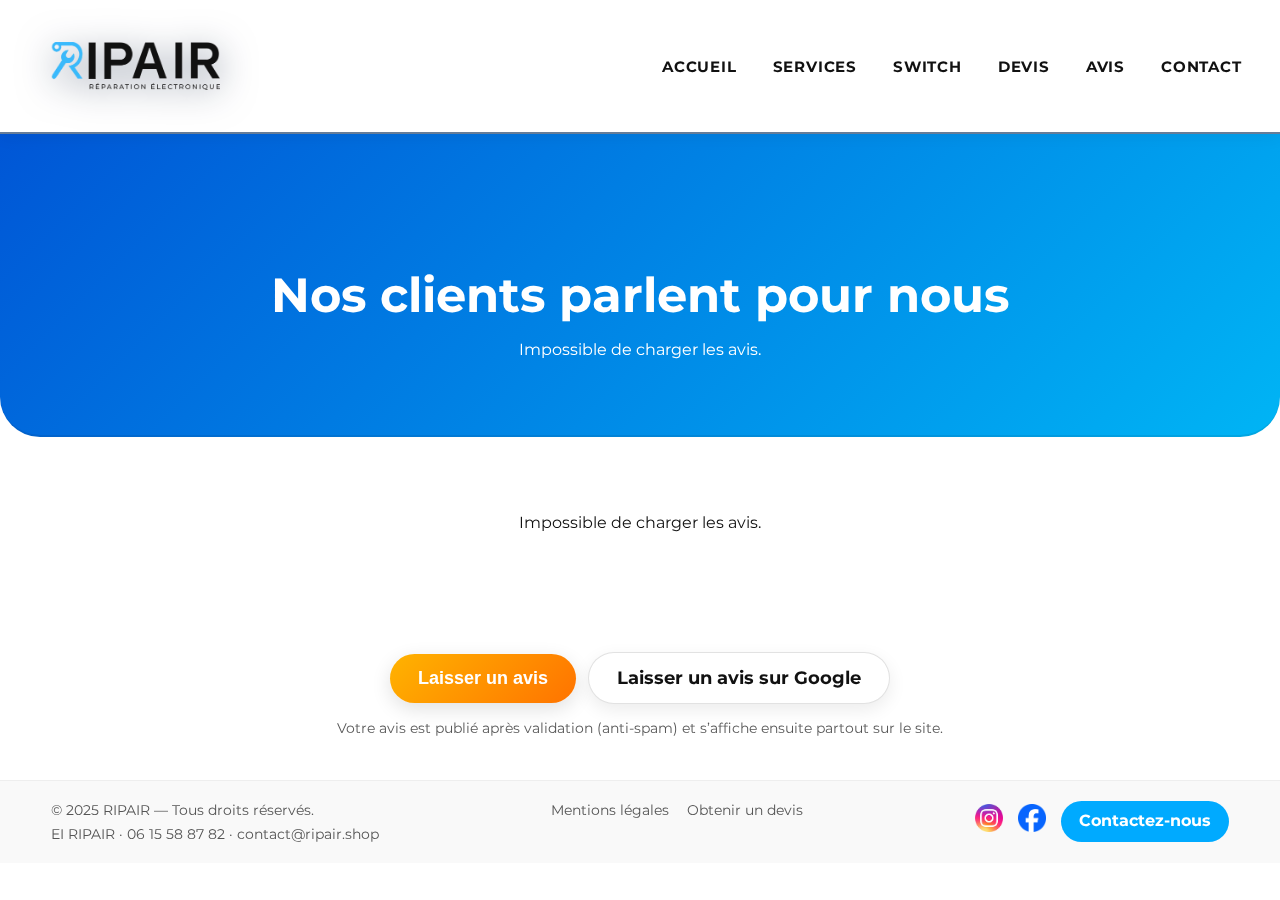
<file: avis.html>
<!doctype html>
<html lang="fr">
<head>
  <meta charset="utf-8">
  <meta name="viewport" content="width=device-width, initial-scale=1">
  <title>RIPAIR - Avis clients</title>

  <meta name="description" content="Découvrez les avis clients RIPAIR (Google + avis RIPAIR), et laissez le vôtre en quelques secondes." />
  <meta property="og:title" content="RIPAIR - Avis clients" />
  <meta property="og:description" content="Découvrez les avis clients RIPAIR et laissez le vôtre." />
  <meta property="og:image" content="/assets/img/preview.jpg" />
  <meta property="og:url" content="https://ripair.shop/avis.html" />
  <meta property="og:type" content="website" />

  <link rel="icon" href="assets/img/logoweb.webp" type="image/png">
  <link rel="preconnect" href="https://ripair.shop">

  <link rel="stylesheet" href="/assets/css/critical.css">
  <link rel="preload" href="/assets/css/style.css" as="style">
  <link rel="stylesheet" href="/assets/css/style.css">
  <noscript><link rel="stylesheet" href="/assets/css/style.css"></noscript>

  <script defer src="/assets/js/script.js"></script>
</head>
<body>
<header class="navbar">
  <div class="nav-inner">
    <a class="navbar-logo" href="index.html">
      <img src="assets/img/logo.webp" alt="RIPAIR Logo">
    </a>

    <nav class="navbar-links">
      <a href="/index.html">Accueil</a>
      <a href="/services.html">Services</a>
      <a href="/switch-picofly.html">Switch</a>
      <a href="/devis.html">Devis</a>
      <a href="/avis.html">Avis</a>
      <a href="/contact.html">Contact</a>
    </nav>

    <button class="icon-btn" aria-label="Ouvrir le menu" id="hamburger" onclick="toggleMenu()">
      <svg viewBox="0 0 24 24" width="24" height="24" stroke="#111" stroke-width="2" fill="none" stroke-linecap="round" stroke-linejoin="round">
        <line x1="3" y1="6" x2="21" y2="6"/>
        <line x1="3" y1="12" x2="21" y2="12"/>
        <line x1="3" y1="18" x2="21" y2="18"/>
      </svg>
    </button>

    <nav id="mobileMenu" class="mobile-menu">
      <a href="/index.html">Accueil</a>
      <a href="/services.html">Services</a>
      <a href="/switch-picofly.html">Switch</a>
      <a href="/devis.html">Devis</a>
      <a href="/avis.html">Avis</a>
      <a href="/contact.html">Contact</a>
    </nav>
  </div>
</header>

<main>
  <section class="page-hero">
    <div class="container">
      <h1>Nos clients parlent pour nous</h1>
      <p id="reviewsSummary">Chargement des avis…</p>
    </div>
  </section>

  <section class="reviews-section">
    <div class="reviews-carousel" aria-live="polite"></div>
    <div class="review-nav" aria-label="Navigation des avis"></div>
  </section>

  <section class="leave-review">
    <div class="leave-review__actions">
      <button type="button" class="btn-review" id="openReviewModal">Laisser un avis</button>
      <a
        href="https://www.google.com/maps/place/RIPAIR/@44.7860319,-0.6809904,13z/data=!4m18!1m9!3m8!1s0xadf912cbd1ad2027:0x281ecb6cf21e4ec6!2sRIPAIR!8m2!3d44.7860318!4d-0.6809904!9m1!1b1!16s%2Fg%2F11xvqh9x7m!3m7!1s0xadf912cbd1ad2027:0x281ecb6cf21e4ec6!8m2!3d44.7860318!4d-0.6809904!9m1!1b1!16s%2Fg%2F11xvqh9x7m?entry=ttu"
        target="_blank"
        rel="noopener"
        class="btn-review btn-review--secondary"
      >
        Laisser un avis sur Google
      </a>
    </div>
    <p class="leave-review__hint">Votre avis est publié après validation (anti-spam) et s’affiche ensuite partout sur le site.</p>
  </section>

  <div id="reviewModal" class="review-modal" aria-hidden="true" role="dialog" aria-modal="true">
    <div class="review-modal-content">
      <button type="button" class="review-close" id="closeReviewModal" aria-label="Fermer">&times;</button>

      <div id="reviewFormPanel">
        <h2 style="margin-top:0">Laisser un avis</h2>

        <form id="reviewForm">
          <div>
            <label style="display:block; font-weight:700; margin-bottom:8px">Votre note</label>
            <div class="stars-input" role="radiogroup" aria-label="Votre note (1 à 5)">
              <input type="radio" id="star5" name="rating" value="5"><label for="star5" title="5/5">&#9733;</label>
              <input type="radio" id="star4" name="rating" value="4"><label for="star4" title="4/5">&#9733;</label>
              <input type="radio" id="star3" name="rating" value="3"><label for="star3" title="3/5">&#9733;</label>
              <input type="radio" id="star2" name="rating" value="2"><label for="star2" title="2/5">&#9733;</label>
              <input type="radio" id="star1" name="rating" value="1"><label for="star1" title="1/5">&#9733;</label>
            </div>
          </div>

          <div>
            <label for="comment" style="display:block; font-weight:700; margin-bottom:8px">Votre commentaire</label>
            <textarea id="comment" name="comment" rows="4" placeholder="Décrivez votre expérience (min. 10 caractères)" required></textarea>
          </div>

          <div class="review-consent">
            <input type="checkbox" id="showName" name="show_name">
            <label for="showName">Afficher mon prénom/nom (optionnel)</label>
          </div>

          <div class="review-name-fields" id="nameFields" style="display:none">
            <div style="display:grid; grid-template-columns: 1fr 1fr; gap: 10px">
              <div>
                <label for="firstName">Prénom</label>
                <input type="text" id="firstName" name="first_name" placeholder="Ex: Marie">
              </div>
              <div>
                <label for="lastName">Nom</label>
                <input type="text" id="lastName" name="last_name" placeholder="Ex: L.">
              </div>
            </div>
          </div>

          <p id="reviewError" class="review-error" role="alert" hidden></p>
          <button type="submit" class="btn-submit" id="submitReviewBtn">Envoyer</button>
        </form>
      </div>

      <div id="reviewSuccessPanel" class="review-success" hidden>
        <div class="review-success__icon" aria-hidden="true">&#10003;</div>
        <h2 style="margin: 0 0 8px">Merci pour votre avis</h2>
        <p id="reviewSuccessText" style="margin:0 0 18px; color: var(--muted, #5b6b80); line-height:1.55"></p>
        <button type="button" class="btn-submit" id="closeReviewAfterSuccess">Fermer</button>
      </div>
    </div>
  </div>
</main>

<footer class="footer">
  <div class="container footer-content">
    <div class="footer-left">
      <p>&copy; 2025 RIPAIR &mdash; Tous droits r&eacute;serv&eacute;s.</p>
      <p class="footer-meta">EI RIPAIR &middot; 06&nbsp;15&nbsp;58&nbsp;87&nbsp;82 &middot; contact@ripair.shop</p>
    </div>
    <div class="footer-links">
      <a href="mentions.html">Mentions l&eacute;gales</a>
      <a href="devis.html">Obtenir un devis</a>
    </div>
    <div class="footer-right">
      <a href="https://instagram.com/ripair.shop" target="_blank" rel="noopener">
        <img src="assets/img/instagram.webp" alt="Instagram" class="social-icon">
      </a>
      <a href="https://www.facebook.com/profile.php?id=61579654974480" target="_blank" rel="noopener">
        <img src="assets/img/facebook.webp" alt="Facebook" class="social-icon">
      </a>
      <a href="#" class="btn-contact" data-contact-modal>Contactez-nous</a>
    </div>
  </div>
</footer>

<div id="contactModal" class="modal">
  <div class="modal-content">
    <span class="close">&times;</span>
    <h2 class="modal-title">Contactez-nous</h2>
    <div class="contact-item">
      <p>contact@ripair.shop</p>
      <button id="copyEmail" class="btn-contact">Copier</button>
    </div>
    <div class="contact-item">
      <p>06&nbsp;15&nbsp;58&nbsp;87&nbsp;82</p>
      <button id="phoneAction" class="btn-contact"></button>
    </div>
  </div>
</div>

<div id="toast"></div>

<script>
(function(){
  const modal = document.getElementById("contactModal");
  const triggers = document.querySelectorAll("[data-contact-modal]");
  const closeBtn = modal ? modal.querySelector(".close") : null;
  const toast = document.getElementById("toast");
  const copyEmailBtn = document.getElementById("copyEmail");
  const phoneAction = document.getElementById("phoneAction");
  const phoneNumber = "0615588782";

  if(modal && triggers.length){
    const openModal = (e)=>{
      e.preventDefault();
      modal.style.display = "flex";
    };
    triggers.forEach(btn => btn.addEventListener("click", openModal));
  }

  if(closeBtn){
    closeBtn.addEventListener("click", ()=> modal.style.display = "none");
  }
  window.addEventListener("click", (e)=>{ if(e.target === modal){ modal.style.display = "none"; }});

  function copyToClipboard(text){
    navigator.clipboard.writeText(text).then(()=> showToast("Copié : " + text));
  }

  if(copyEmailBtn){
    copyEmailBtn.addEventListener("click", (e)=>{
      e.preventDefault();
      copyToClipboard("contact@ripair.shop");
    });
  }

  if(phoneAction){
    if(/Mobi|Android/i.test(navigator.userAgent)){
      phoneAction.textContent = "Appeler";
      phoneAction.addEventListener("click", (e)=>{
        e.preventDefault();
        window.location.href = "tel:" + phoneNumber;
      });
    } else {
      phoneAction.textContent = "Copier";
      phoneAction.addEventListener("click", (e)=>{
        e.preventDefault();
        copyToClipboard(phoneNumber);
      });
    }
  }

  function showToast(message){
    if(!toast) return;
    toast.textContent = message;
    toast.className = "show";
    setTimeout(()=>{ toast.className = toast.className.replace("show",""); }, 2000);
  }
})();

function getApiBase() {
  return (location.protocol === "file:" || location.origin === "null") ? "https://ripair.shop/api" : "api";
}

let reviewIndex = 0;
let reviewTimer = null;

function showReview(index){
  const cards = document.querySelectorAll(".review-card");
  const dots = document.querySelectorAll(".review-dot");
  cards.forEach((c,i)=>c.classList.toggle("active", i === index));
  dots.forEach((d,i)=>d.classList.toggle("active", i === index));
  reviewIndex = index;
}

function setupCarousel(){
  if (reviewTimer) window.clearInterval(reviewTimer);
  reviewTimer = window.setInterval(()=>{
    const cards = document.querySelectorAll(".review-card");
    if(cards.length===0) return;
    reviewIndex = (reviewIndex + 1) % cards.length;
    showReview(reviewIndex);
  }, 5000);
}

function getStars(rating){
  const safe = Math.max(1, Math.min(5, Number(rating) || 0));
  return "★".repeat(safe);
}

function getInitial(name){
  const safe = String(name || "").trim();
  if (!safe) return "R";
  return safe[0].toUpperCase();
}

async function loadReviews(){
  const container = document.querySelector(".reviews-carousel");
  const navContainer = document.querySelector(".review-nav");
  const summary = document.getElementById("reviewsSummary");

  try{
    const API = getApiBase();
    const res = await fetch(API + "/get_reviews.php", { cache: "no-store" });
    const data = await res.json();

    const reviews = Array.isArray(data?.reviews)
      ? data.reviews
      : (Array.isArray(data) ? data : (data?.result?.reviews || []));

    const rating = data?.meta?.rating ?? data?.result?.rating ?? null;
    const count = data?.meta?.count ?? data?.result?.user_ratings_total ?? null;
    if (summary) {
      if (rating && count) {
        summary.textContent = `Note moyenne ${Number(rating).toFixed(1)} / 5 — ${count} avis`;
      } else if (count) {
        summary.textContent = `${count} avis`;
      } else {
        summary.textContent = "Avis clients (Google + RIPAIR)";
      }
    }

    if(!container || !navContainer) return;
    container.innerHTML = "";
    navContainer.innerHTML = "";

    if(!Array.isArray(reviews) || reviews.length === 0){
      container.innerHTML = "<p>Aucun avis disponible pour le moment.</p>";
      return;
    }

    reviews.slice(0, 60).forEach((r,i)=>{
      const author = r?.author_name || "Client RIPAIR";
      const text = r?.text || "";
      const ratingValue = r?.rating || 5;

      const card = document.createElement("div");
      card.className = "review-card" + (i === 0 ? " active" : "");

      const header = document.createElement("div");
      header.className = "review-header";

      const avatar = document.createElement("div");
      avatar.className = "review-avatar";
      avatar.textContent = getInitial(author);

      const authorNode = document.createElement("p");
      authorNode.className = "review-author";
      authorNode.textContent = author;

      header.appendChild(avatar);
      header.appendChild(authorNode);

      const quote = document.createElement("blockquote");
      quote.textContent = text;

      const stars = document.createElement("p");
      stars.className = "review-stars";
      stars.textContent = getStars(ratingValue);

      card.appendChild(header);
      card.appendChild(quote);
      card.appendChild(stars);
      container.appendChild(card);

      const dot = document.createElement("span");
      dot.className = "review-dot" + (i === 0 ? " active" : "");
      dot.addEventListener("click", ()=>showReview(i));
      navContainer.appendChild(dot);
    });

    reviewIndex = 0;
    showReview(0);
    setupCarousel();
  }catch(err){
    console.error("Erreur en récupérant les avis:", err);
    if (container) container.innerHTML = "<p>Impossible de charger les avis.</p>";
    if (summary) summary.textContent = "Impossible de charger les avis.";
  }
}

function normalizeError(code){
  const raw = String(code || "");
  const parts = raw.split(":");
  const base = parts[0] || "";
  const ref = parts.length > 1 ? parts[1] : "";
  const suffix = ref ? ` (ref: ${ref})` : "";
  switch(base){
    case "invalid_rating": return "Merci de choisir une note entre 1 et 5.";
    case "comment_too_short": return "Votre commentaire est trop court (min. 10 caractères).";
    case "comment_too_long": return "Votre commentaire est trop long (max. 1200 caractères).";
    case "name_required_when_public": return "Si vous affichez votre nom, merci de renseigner au moins un prénom ou un nom.";
    case "too_many_requests": return "Vous avez déjà envoyé un avis récemment. Merci de réessayer dans une minute.";
    case "db_permission_denied": return "Erreur base de données (droits insuffisants). Contactez-nous ou réessayez plus tard." + suffix;
    case "table_missing": return "Erreur base de données (table avis manquante). Contactez-nous ou réessayez plus tard." + suffix;
    case "server_error": return "Erreur serveur lors de l'envoi. Réessayez plus tard." + suffix;
    case "pdo_not_initialized": return "Le service avis n'est pas disponible pour le moment. Réessayez plus tard." + suffix;
    default: return "Impossible d'envoyer l'avis pour le moment. Réessayez plus tard." + suffix;
  }
}

function initReviewModal(){
  const modal = document.getElementById("reviewModal");
  const openBtn = document.getElementById("openReviewModal");
  const closeBtn = document.getElementById("closeReviewModal");
  const closeSuccessBtn = document.getElementById("closeReviewAfterSuccess");
  const showName = document.getElementById("showName");
  const nameFields = document.getElementById("nameFields");
  const form = document.getElementById("reviewForm");
  const errorNode = document.getElementById("reviewError");
  const submitBtn = document.getElementById("submitReviewBtn");
  const formPanel = document.getElementById("reviewFormPanel");
  const successPanel = document.getElementById("reviewSuccessPanel");
  const successText = document.getElementById("reviewSuccessText");

  const open = () => {
    if (!modal) return;
    modal.style.display = "flex";
    modal.setAttribute("aria-hidden", "false");
    if (errorNode) {
      errorNode.textContent = "";
      errorNode.hidden = true;
    }
  };
  const close = () => {
    if (!modal) return;
    modal.style.display = "none";
    modal.setAttribute("aria-hidden", "true");
    resetFormUi();
  };

  const showError = (message) => {
    if (!errorNode) return;
    errorNode.textContent = message;
    errorNode.hidden = false;
  };

  const resetFormUi = () => {
    if (formPanel) formPanel.hidden = false;
    if (successPanel) successPanel.hidden = true;
    if (successText) successText.textContent = "";
    if (errorNode) {
      errorNode.textContent = "";
      errorNode.hidden = true;
    }
    if (form) form.reset();
    if (nameFields) nameFields.style.display = "none";
  };

  if (openBtn) openBtn.addEventListener("click", open);
  if (closeBtn) closeBtn.addEventListener("click", close);
  if (modal) {
    modal.addEventListener("click", (e)=>{ if(e.target === modal) close(); });
  }
  if (closeSuccessBtn) closeSuccessBtn.addEventListener("click", () => { close(); loadReviews(); });

  if (showName && nameFields) {
    showName.addEventListener("change", () => {
      nameFields.style.display = showName.checked ? "block" : "none";
    });
  }

  if (form) {
    form.addEventListener("submit", async (e)=>{
      e.preventDefault();
      if (!submitBtn) return;
      if (errorNode) { errorNode.textContent = ""; errorNode.hidden = true; }

      const ratingEl = form.querySelector('input[name="rating"]:checked');
      const rating = Number(ratingEl ? ratingEl.value : 0);
      const comment = String(document.getElementById("comment")?.value || "").trim();
      const showNameValue = Boolean(showName && showName.checked);
      const firstName = String(document.getElementById("firstName")?.value || "").trim();
      const lastName = String(document.getElementById("lastName")?.value || "").trim();

      if (!rating || rating < 1 || rating > 5) return showError("Merci de choisir une note.");
      if (comment.length < 10) return showError("Votre commentaire est trop court (min. 10 caractères).");
      if (showNameValue && !firstName && !lastName) return showError("Merci de renseigner au moins un prénom ou un nom.");

      submitBtn.disabled = true;
      const prevText = submitBtn.textContent;
      submitBtn.textContent = "Envoi…";

      try{
        const API = getApiBase();
        const resp = await fetch(API + "/submit_review.php", {
          method: "POST",
          headers: { "Content-Type": "application/json" },
          body: JSON.stringify({
            rating,
            comment,
            show_name: showNameValue,
            first_name: firstName,
            last_name: lastName,
            source_page: location.pathname || "avis.html",
          }),
        });

        const raw = await resp.text();
        let payload = null;
        try { payload = JSON.parse(raw); } catch (e) { payload = null; }
        if (!resp.ok || !payload?.success) {
          const code = payload?.error || "server_error";
          const ref = payload?.debug_id ? (":" + payload.debug_id) : "";
          const http = resp.status ? (":http_" + resp.status) : "";
          throw new Error(code + ref + (payload ? "" : http));
        }

        if (formPanel) formPanel.hidden = true;
        if (successPanel) successPanel.hidden = false;
        if (successText) successText.textContent = payload?.message || "Votre avis a été envoyé et sera publié après validation.";
      }catch(err){
        console.error(err);
        showError(normalizeError(err?.message));
      }finally{
        submitBtn.disabled = false;
        submitBtn.textContent = prevText;
      }
    });
  }

  if (modal) {
    modal.addEventListener("keydown", (e)=>{
      if (e.key === "Escape") close();
    });
  }
}

document.addEventListener("DOMContentLoaded", () => {
  loadReviews();
  initReviewModal();
  window.setInterval(loadReviews, 10 * 60 * 1000);
});
</script>
</body>
</html>
</file>
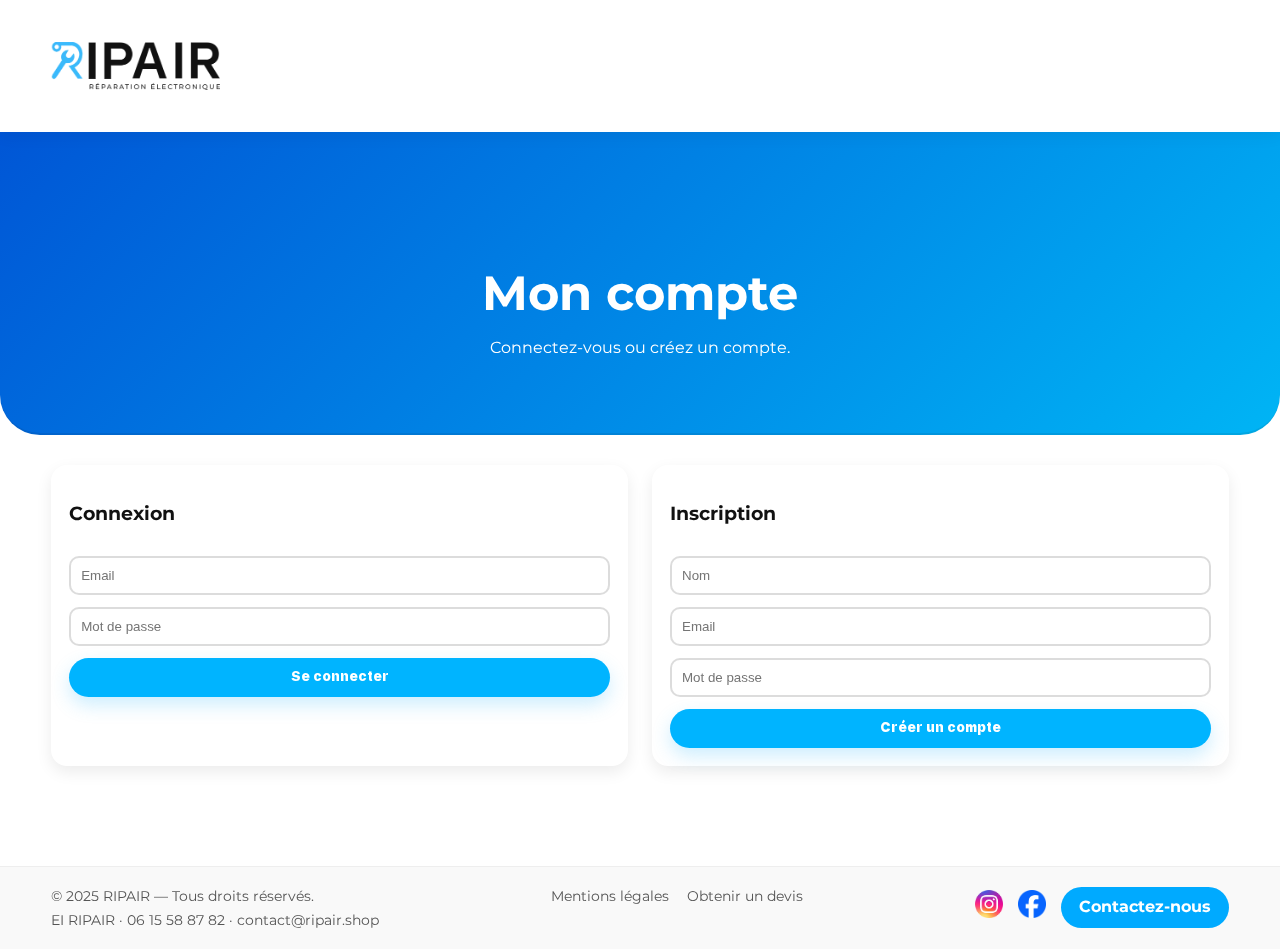
<file: compte.html>
﻿<!doctype html>
<html lang="fr">
<head>
  <meta charset="utf-8">
  <meta name="viewport" content="width=device-width, initial-scale=1">
  <title>Compte - RIPAIR</title>
  <link rel="preconnect" href="https://fonts.googleapis.com">
  <link rel="preconnect" href="https://fonts.gstatic.com" crossorigin>
  <link rel="stylesheet" href="assets/css/style.css">
  <script defer src="assets/js/script.js"></script>
</head>
<body>
<!-- NAV -->
<header class="navbar">
  <div class="nav-inner">
    <a class="navbar-logo" href="index.html">
      <img src="assets/img/logo.webp" alt="RIPAIR Logo">
    </a>
    <div class="navbar-actions">
      
      <!-- Hamburger -->
      <button class="icon-btn" aria-label="Ouvrir le menu" id="hamburger" onclick="toggleMenu()">
        <svg viewBox="0 0 24 24" width="24" height="24" stroke="#111" stroke-width="2" fill="none" stroke-linecap="round" stroke-linejoin="round">
          <line x1="3" y1="6" x2="21" y2="6"/>
          <line x1="3" y1="12" x2="21" y2="12"/>
          <line x1="3" y1="18" x2="21" y2="18"/>
        </svg>
      </button>

      <nav id="mobileMenu" class="mobile-menu">
        <a href="/index.html">Accueil - RIPAIR</a>
        <a href="/services.html">Services</a>
        <a href="/switch-picofly.html">Switch</a>
        <a href="/devis.html">Devis</a>
        <a href="/avis.html">Avis</a>
        <a href="/contact.html">Contact</a>
      </nav>

      <!-- Panier (désactivé)
      <a class="icon-btn" href="panier.html" aria-label="Panier">
        <svg viewBox="0 0 24 24" width="24" height="24" stroke="#111" stroke-width="2" fill="none" stroke-linecap="round" stroke-linejoin="round">
          <circle cx="9" cy="21" r="1"/>
          <circle cx="20" cy="21" r="1"/>
          <path d="M1 1h4l2.68 13.39a2 2 0 0 0 2 1.61h9.72a2 2 0 0 0 2-1.61L23 6H6"/>
        </svg>
      </a>
      -->

      <!-- Compte (désactivé)
      <a class="icon-btn" href="compte.html" aria-label="Compte">
        <svg viewBox="0 0 24 24" width="24" height="24" stroke="#111" stroke-width="2" fill="none" stroke-linecap="round" stroke-linejoin="round">
          <path d="M20 21v-2a4 4 0 0 0-4-4H8a4 4 0 0 0-4 4v2"/>
          <circle cx="12" cy="7" r="4"/>
        </svg>
      </a>
      -->

    </div>
  </div>
</header>


  <main>
    
<section class="page-hero">
  <div class="container">
    <h1>Mon compte</h1>
    <p>Connectez-vous ou créez un compte.</p>
  </div>
</section>
<section class="auth container">
  <form class="panel" onsubmit="event.preventDefault(); alert('Connexion...');">
    <h3>Connexion</h3>
    <input type="email" placeholder="Email" required>
    <input type="password" placeholder="Mot de passe" required>
    <button class="btn btn-primary" type="submit">Se connecter</button>
  </form>
  <form class="panel" onsubmit="event.preventDefault(); alert('Création de compte...');">
    <h3>Inscription</h3>
    <input type="text" placeholder="Nom" required>
    <input type="email" placeholder="Email" required>
    <input type="password" placeholder="Mot de passe" required>
    <button class="btn btn-primary" type="submit">Créer un compte</button>
  </form>
</section>

  </main>

  <!-- FOOTER -->
<footer class="footer">
  <div class="container footer-content">
    <div class="footer-left">
      <p>&copy; 2025 RIPAIR &mdash; Tous droits r&eacute;serv&eacute;s.</p>
      <p class="footer-meta">EI RIPAIR &middot; 06&nbsp;15&nbsp;58&nbsp;87&nbsp;82 &middot; contact@ripair.shop</p>
    </div>
    <div class="footer-links">
      <a href="mentions.html">Mentions l&eacute;gales</a>
      <a href="devis.html">Obtenir un devis</a>
    </div>
    <div class="footer-right">
      <a href="https://instagram.com/ripair.pessac" target="_blank" rel="noopener">
        <img src="assets/img/instagram.webp" alt="Instagram" class="social-icon">
      </a>
      <a href="https://www.facebook.com/profile.php?id=61579654974480" target="_blank" rel="noopener">
        <img src="assets/img/facebook.webp" alt="Facebook" class="social-icon">
      </a>
      <a href="#" class="btn-contact" data-contact-modal>Contactez-nous</a>
    </div>
  </div>
</footer>
</file>
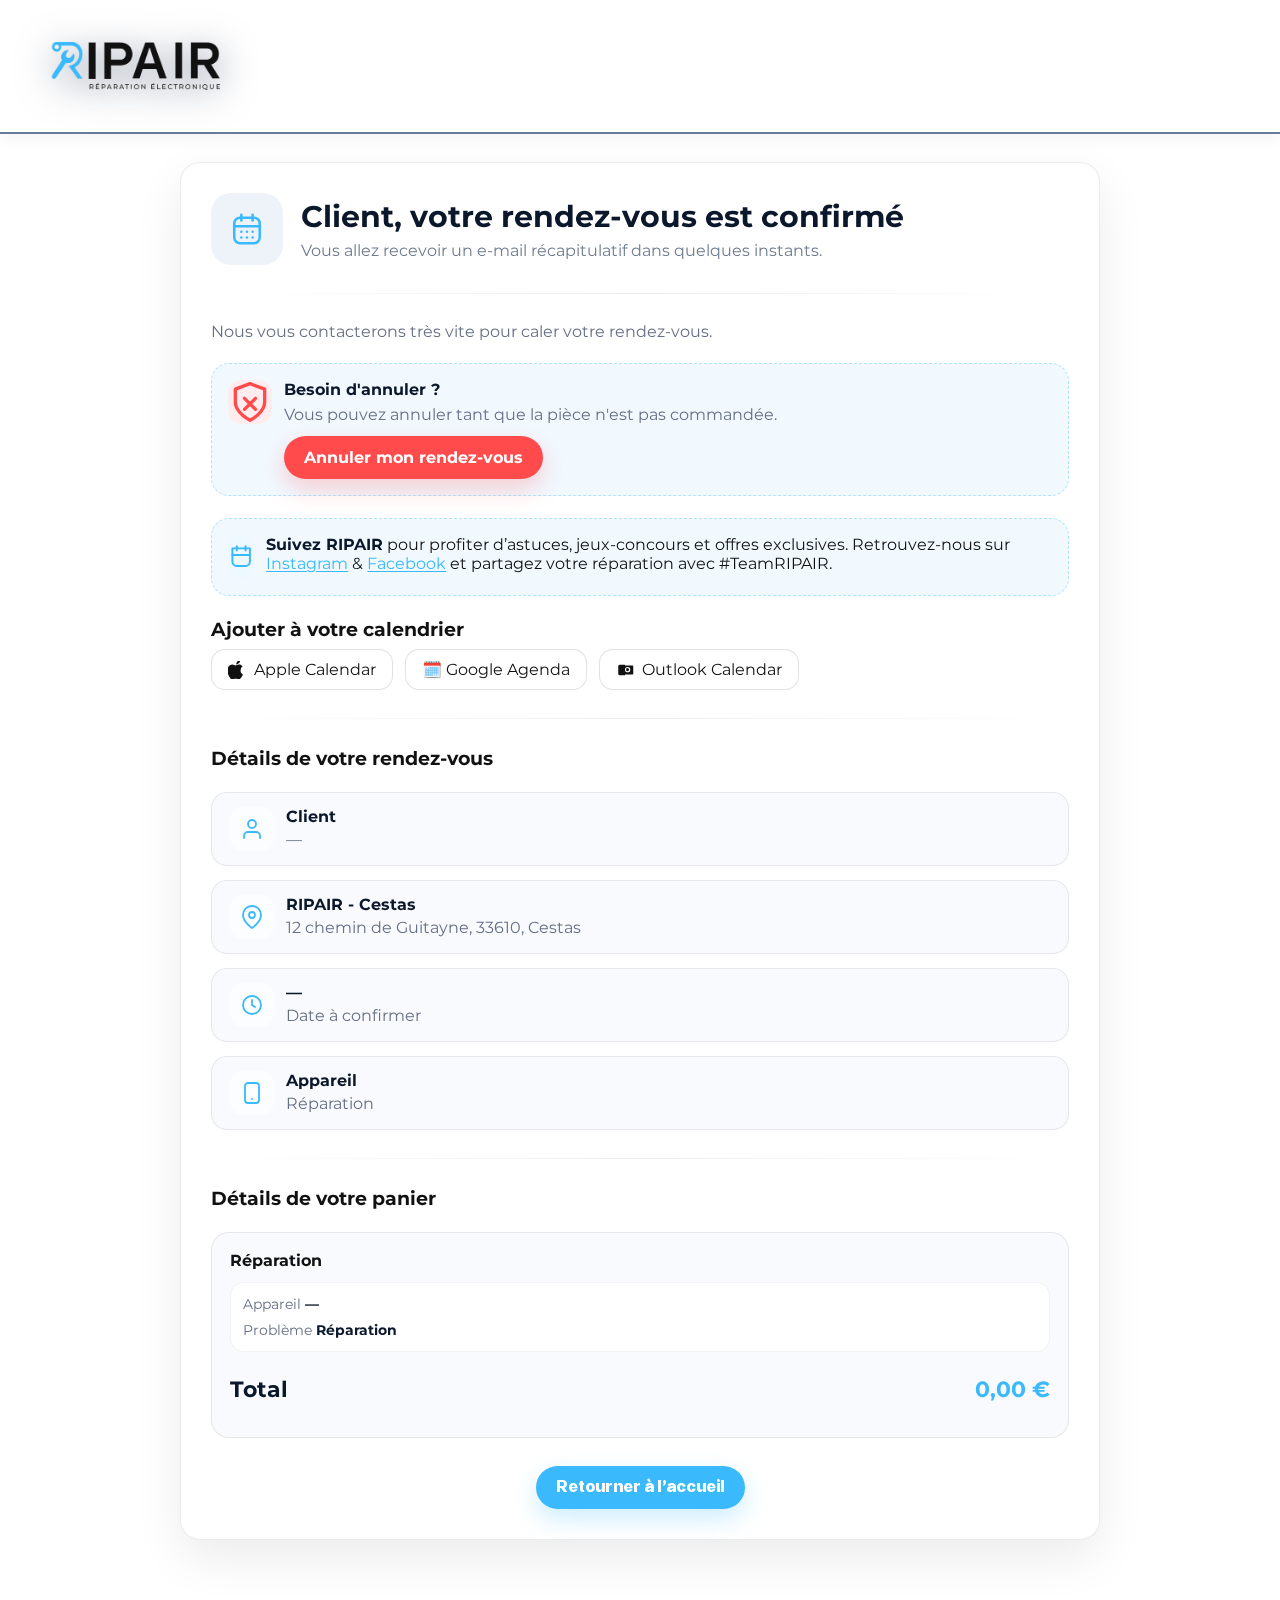
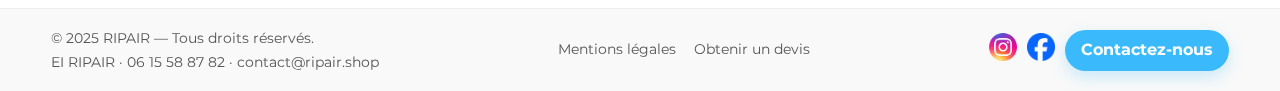
<file: confirmation.html>
﻿<!doctype html>
<html lang="fr">
<head>
  <meta charset="utf-8" />
  <title>Confirmation de rendez-vous — RIPAIR</title>
  <meta name="viewport" content="width=device-width, initial-scale=1" />
  <!-- Styles globaux du site -->
  <link rel="stylesheet" href="/assets/css/critical.css">
  <link rel="preload" href="/assets/css/style.css" as="style">
  <link rel="stylesheet" href="/assets/css/style.css">
  <noscript><link rel="stylesheet" href="/assets/css/style.css"></noscript>
  <style>
    :root{
      --bg:#ffffff; --panel:#ffffff; --border:rgba(17,17,17,.08); --ink:#111111; --muted:#667085;
      --accent: var(--blue); --accent-ink:#ffffff; --field:#f7f9fd; --field-b:#dfe6f0; --ok:#16a34a; --err:#ef4444;
    }
    *{box-sizing:border-box}
    body{margin:0;background:var(--bg);color:var(--ink)}
    main.container{max-width:960px;margin:0 auto;padding:28px 20px;width:min(960px,92%)}
    .card{background:var(--panel);border:1px solid var(--border);border-radius:20px;box-shadow:0 18px 48px rgba(17,17,17,.08);padding:30px;display:grid;gap:22px}
    .muted{color:var(--muted)}
    .divider{height:1px;background:linear-gradient(90deg,transparent,rgba(17,17,17,.08),transparent);margin:6px 0}
    .title-xl{font-size:30px;line-height:1.2;margin:0;color:#0b172b}
    .lead{color:#6f7c8f;margin:6px 0 0 0}
    .hero{display:flex;gap:18px;align-items:center}
    .hero-ico{width:72px;height:72px;border-radius:20px;background:#eef3f9;display:grid;place-items:center;color:var(--blue)}
    .hero-ico svg{width:34px;height:34px}
    .info-grid{display:grid;gap:14px}
    .info-grid .item{display:flex;gap:12px;align-items:flex-start;padding:14px 18px;border:1px solid rgba(17,17,17,.08);border-radius:16px;background:rgba(247,249,253,.85)}
    .info-grid .ico{width:44px;height:44px;border-radius:14px;background:#fcfdff;display:grid;place-items:center;color:var(--blue)}
    .info-grid .ico svg{width:24px;height:24px}
    .info-grid .txt{flex:1}
    .info-grid .title{font-weight:700;color:#0b172b}
    .info-grid .muted{margin-top:4px}
    .warnbox{border:1px dashed rgba(58,186,252,.35);border-radius:18px;background:rgba(239,248,255,.9);padding:16px;display:flex;gap:12px;align-items:flex-start}
    .warnbox strong{color:#0b172b}
    .cal{display:flex;gap:12px;flex-wrap:wrap}
    .cal a{display:inline-flex;align-items:center;gap:8px;padding:10px 16px;border-radius:14px;border:1px solid rgba(17,17,17,.12);background:#ffffff;color:var(--ink);text-decoration:none;transition:border-color .2s ease, box-shadow .2s ease}
    .cal a:hover{border-color:var(--blue);box-shadow:0 6px 14px rgba(58,186,252,.12)}
    .pricebox{background:rgba(247,249,253,.9);border:1px solid rgba(17,17,17,.08);border-radius:18px;padding:18px;display:grid;gap:12px}
    .pricebox .row{display:flex;justify-content:space-between;align-items:center;gap:10px}
    .repair-details{display:grid;gap:8px;font-size:14px;color:#0b172b;background:#fff;border:1px solid rgba(17,17,17,.05);border-radius:14px;padding:12px}
    .repair-details span{color:var(--muted)}
    .price-total{display:flex;justify-content:space-between;align-items:center;font-weight:800;font-size:22px;color:#0b172b}
    .price-total .value{color:var(--accent)}
    .tag-pill{display:inline-flex;align-items:center;gap:8px;padding:6px 10px;border-radius:999px;background:#eef8ff;color:var(--blue);border:1px solid rgba(58,186,252,.35);font-weight:600}
    .cta{display:flex;justify-content:center;margin-top:6px}
    .btn{border:none;border-radius:28px;cursor:pointer;font-weight:700;padding:12px 20px}
    .btn-primary{background:var(--blue);color:#fff;box-shadow:0 10px 24px rgba(58,186,252,.25);transition:transform .08s ease, box-shadow .15s ease}
    .btn-primary:hover{box-shadow:0 14px 30px rgba(58,186,252,.3)}
    .btn-primary:active{transform:translateY(1px)}
    .link{color:var(--blue);text-decoration:underline;text-underline-offset:2px}
    /* --- Modal contact : version compacte --- */
.modal{
  display:none; position:fixed; inset:0; z-index:1000;
  background: rgba(17,17,17,.35); backdrop-filter: blur(2px);
  justify-content:center; align-items:center; padding:16px;
}
.modal-content{
  width:min(560px, calc(100% - 24px));
  background:#fff; border:1px solid var(--border);
  border-radius:18px; padding:22px 22px 18px;
  box-shadow:0 18px 50px rgba(17,17,17,.18);
}
.modal-title{ 
  margin:4px 0 14px; text-align:center; font-size:28px; color:var(--blue);
}
.modal .close{
  position:absolute; right:18px; top:14px; cursor:pointer; font-size:22px; line-height:1;
  color:#98a4b6;
}

/* Lignes email/téléphone sur une même rangée */
.contact-item{
  display:flex; align-items:center; justify-content:space-between; gap:14px;
  background:#f7f9fd; border:1px solid var(--field-b); border-radius:14px;
  padding:12px 14px; margin:12px 0;
}
.contact-item p{ margin:0; font-size:18px; color:var(--ink); }

/* Bouton compact à droite (plus de 100% width) */
.btn-contact{
  width:auto; min-width:96px; flex:0 0 auto;
  padding:10px 16px; border:none; border-radius:999px;
  background:var(--blue); color:#fff; font-weight:700;
  box-shadow:0 6px 16px rgba(58,186,252,.25);
  transition:transform .06s ease, box-shadow .15s ease;
}
.btn-contact:hover{ box-shadow:0 8px 18px rgba(58,186,252,.33); }
.btn-contact:active{ transform:scale(.98); }
.btn-danger{
  display:inline-flex; align-items:center; justify-content:center;
  gap:8px; padding:12px 20px; border-radius:999px;
  background:#ff4b4b; color:#fff; font-weight:700; text-decoration:none;
  box-shadow:0 10px 24px rgba(255,75,75,.25); transition:transform .06s ease, box-shadow .15s ease;
}
.btn-danger:hover{ box-shadow:0 14px 26px rgba(255,75,75,.35); }
.btn-danger:active{ transform:translateY(1px); }

/* Petites largeurs : on garde l'alignement propre */
@media (max-width:420px){
  .contact-item{ gap:10px; }
  .contact-item p{ font-size:16px; }
  .btn-contact{ min-width:84px; padding:9px 14px; }
}
/* ===== Mobile fix & layout compact sans toucher au desktop ===== */

/* Garde-fous anti-débordement */
html, body { max-width: 100%; overflow-x: hidden; }
img, svg, video { max-width: 100%; height: auto; }
.container, .card, .footer, .navbar, .nav-inner, .footer-content { max-width: 100%; }

/* Header/Footer : permettre le wrap et éviter les débordements latéraux */
.nav-inner, .footer-content{
  display:flex; flex-wrap:wrap; gap:10px; align-items:center; min-width:0;
}
.footer-right{ display:flex; align-items:center; gap:10px; flex-wrap:wrap; }
.social-icon{ width:28px; height:28px; }

/* Modale contact : contenir les boutons et le texte */
.contact-item{ flex-wrap:wrap; }
.contact-item p{ flex:1 1 auto; min-width:0; }
.btn-contact{ flex:0 0 auto; }
@media (max-width:420px){
  .btn-contact{ width:100%; }
}

/* Page confirmation — vue mobile */
@media (max-width: 640px){
  main.container{ width:100%; padding:18px 14px; }
  .card{ padding:16px; gap:16px; border-radius:16px; }

  .hero{ flex-direction:column; align-items:flex-start; gap:12px; }
  .hero-ico{ width:56px; height:56px; border-radius:16px; }
  .title-xl{ font-size:clamp(20px, 5.5vw, 28px); }
  .lead{ font-size:14px; }

  .info-grid .item{ padding:12px; gap:10px; }
  .info-grid .ico{ width:36px; height:36px; border-radius:10px; }
  .info-grid .ico svg{ width:20px; height:20px; }

  .pricebox{ padding:14px; gap:10px; }
  .pricebox .row{ flex-direction:column; align-items:flex-start; gap:6px; }
  .repair-details{ font-size:13px; }
  .price-total{ font-size:18px; }

  .cal{ display:grid; grid-template-columns:1fr; gap:8px; }
  .cal a{ justify-content:center; padding:10px 12px; }

  .cta .btn{ width:100%; }
}
.cal a svg{ width:18px; height:18px; }


  </style>
  <script defer src="/assets/js/script.js"></script>
</head>
<body>
<header class="navbar">
  <div class="nav-inner">
    <a class="navbar-logo" href="index.html">
      <img src="assets/img/logo.webp" alt="RIPAIR Logo">
    </a>
    <div class="navbar-actions">
      <button class="icon-btn" aria-label="Ouvrir le menu" id="hamburger" onclick="toggleMenu()">
        <svg viewBox="0 0 24 24" width="24" height="24" stroke="#111" stroke-width="2" fill="none" stroke-linecap="round" stroke-linejoin="round">
          <line x1="3" y1="6" x2="21" y2="6"/>
          <line x1="3" y1="12" x2="21" y2="12"/>
          <line x1="3" y1="18" x2="21" y2="18"/>
        </svg>
      </button>
      <nav id="mobileMenu" class="mobile-menu">
        <a href="/index.html">Accueil - RIPAIR</a>
        <a href="/services.html">Services</a>
        <a href="/switch-picofly.html">Switch</a>
        <a href="/devis.html">Devis</a>
        <a href="/avis.html">Avis</a>
        <a href="/contact.html">Contact</a>
      </nav>
    </div>
  </div>
</header>

<main class="container">
  <section class="card">
    <div class="hero">
      <div class="hero-ico">
        <svg viewBox="0 0 24 24" fill="none" stroke="currentColor" stroke-width="1.8" stroke-linecap="round" stroke-linejoin="round">
          <rect x="3" y="4" width="18" height="18" rx="4" ry="4"/>
          <line x1="16" y1="2" x2="16" y2="6"/>
          <line x1="8" y1="2" x2="8" y2="6"/>
          <line x1="3" y1="10" x2="21" y2="10"/>
          <path d="M8 14h.01"/><path d="M12 14h.01"/><path d="M16 14h.01"/><path d="M8 18h.01"/><path d="M12 18h.01"/><path d="M16 18h.01"/>
        </svg>
      </div>
      <div>
        <h2 class="title-xl"><span id="nameAccent" class="accent">—</span>, votre rendez-vous est confirmé</h2>
        <p class="lead muted">Vous allez recevoir un e-mail récapitulatif dans quelques instants.</p>
      </div>
    </div>

    <div class="divider"></div>
    <p id="introLine" class="muted" style="margin:0">-</p>

    <div id="cancelBlock" class="warnbox" hidden>
      <div class="ico" style="width:44px;height:44px;border-radius:14px;background:#ffecee;display:grid;place-items:center;color:#ff4b4b">
        <svg viewBox="0 0 24 24" fill="none" stroke="currentColor" stroke-width="1.8" stroke-linecap="round" stroke-linejoin="round">
          <path d="M12 22s8-4 8-10V5L12 2 4 5v7c0 6 8 10 8 10z"/>
          <path d="M9 10l6 6"/>
          <path d="M15 10l-6 6"/>
        </svg>
      </div>
      <div>
        <strong>Besoin d'annuler ?</strong>
        <p id="cancelMessage" class="muted" style="margin:6px 0 12px 0;">Vous pouvez annuler tant que la pièce n'est pas commandée.</p>
        <a id="cancelLink" class="btn-danger" href="#" target="_blank" rel="noopener">Annuler mon rendez-vous</a>
      </div>
    </div>

    <div class="warnbox">
      <div class="ico" style="width:44px;height:44px;border-radius:14px;background:#eef8ff;display:grid;place-items:center;color:var(--blue)">
        <svg viewBox="0 0 24 24" fill="none" stroke="currentColor" stroke-width="1.8" stroke-linecap="round" stroke-linejoin="round">
          <path d="M4 4h16v12a4 4 0 0 1-4 4H8a4 4 0 0 1-4-4V4z"/>
          <line x1="8" y1="2" x2="8" y2="6"/>
          <line x1="16" y1="2" x2="16" y2="6"/>
          <path d="M4 10h16"/>
        </svg>
      </div>
      <div>
        <strong>Suivez RIPAIR</strong> pour profiter d’astuces, jeux-concours et offres exclusives.
        Retrouvez-nous sur <a class="link" href="https://instagram.com/ripair.pessac" target="_blank" rel="noopener">Instagram</a> &
        <a class="link" href="https://www.facebook.com/ripair.shop" target="_blank" rel="noopener">Facebook</a> et partagez votre réparation avec #TeamRIPAIR.
      </div>
    </div>

    <div>
      <h3 style="margin:0 0 8px 0">Ajouter à votre calendrier</h3>
      <div class="cal">
        <a id="addApple" href="#">
          <!-- Logo Apple en SVG -->
          <svg viewBox="0 0 24 24" width="18" height="18" aria-hidden="true">
            <path fill="currentColor" d="M16.7 12.9c0 3.5 3.1 4.7 3.2 4.8-.02.1-.5 1.9-1.7 3.7-1 1.5-2.1 3.1-3.8 3.1-1.7 0-2.2-1-4.2-1s-2.6 1-4.3 1c-1.7 0-2.9-1.7-4-3.3-2.2-3.2-3.9-9.1-1.6-13.1 1.1-2 3.2-3.2 5.4-3.3 1.7-.03 3.3 1.1 4.3 1.1 1 0 2.9-1.3 4.9-1.1.9.03 3 .3 4.6 2.6-.13.08-2.6 1.5-2.6 4.5zM14.9 2.7c.9-1.1 1.5-2.6 1.3-4-1.3.05-2.9.9-3.8 1.9-.9 1-1.5 2.5-1.3 4 .9.07 2.2-.6 3.8-1.9z"/>
          </svg>
          Apple Calendar
        </a>
        <a id="addGoogle" href="#" target="_blank" rel="noopener">🗓️ Google Agenda</a>
        <a id="addOutlook" href="#" target="_blank" rel="noopener">
          <!-- Icône Outlook simple -->
          <svg viewBox="0 0 24 24" width="18" height="18" aria-hidden="true">
            <path fill="currentColor" d="M3 7a2 2 0 0 1 2-2h7v14H5a2 2 0 0 1-2-2V7z"/>
            <path fill="currentColor" d="M22 6H12v12h10a1 1 0 0 0 1-1V7a1 1 0 0 0-1-1zm-6.5 9a3.5 3.5 0 1 1 0-7 3.5 3.5 0 0 1 0 7zm0-1.5A2 2 0 1 0 13.5 11 2 2 0 0 0 15.5 13.5z"/>
          </svg>
          Outlook Calendar
        </a>
      </div>
    </div>

    <div class="divider"></div>

    <h3 style="margin:0">Détails de votre rendez-vous</h3>
    <div class="info-grid">
      <div class="item">
        <div class="ico">
          <svg viewBox="0 0 24 24" fill="none" stroke="currentColor" stroke-width="1.8" stroke-linecap="round" stroke-linejoin="round">
            <path d="M20 21v-2a4 4 0 0 0-4-4H8a4 4 0 0 0-4 4v2"/>
            <circle cx="12" cy="7" r="4"/>
          </svg>
        </div>
        <div class="txt">
          <div id="clientName" class="title">—</div>
          <div id="clientEmail" class="muted">—</div>
        </div>
      </div>
      <div class="item">
        <div class="ico">
          <svg viewBox="0 0 24 24" fill="none" stroke="currentColor" stroke-width="1.8" stroke-linecap="round" stroke-linejoin="round">
            <path d="M21 10c0 7-9 13-9 13s-9-6-9-13a9 9 0 1 1 18 0z"/>
            <circle cx="12" cy="10" r="3"/>
          </svg>
        </div>
        <div class="txt">
          <div id="storeName" class="title">RIPAIR — Boutique</div>
          <div id="storeAddress" class="muted">—</div>
        </div>
      </div>
      <div class="item">
        <div class="ico">
          <svg viewBox="0 0 24 24" fill="none" stroke="currentColor" stroke-width="1.8" stroke-linecap="round" stroke-linejoin="round">
            <circle cx="12" cy="12" r="9"/>
            <polyline points="12 7 12 12 15 14"/>
          </svg>
        </div>
        <div class="txt">
          <div id="slotTime" class="title">—</div>
          <div id="slotDate" class="muted">—</div>
        </div>
      </div>
      <div class="item">
        <div class="ico">
          <svg viewBox="0 0 24 24" fill="none" stroke="currentColor" stroke-width="1.8" stroke-linecap="round" stroke-linejoin="round">
            <rect x="5" y="2" width="14" height="20" rx="3"/>
            <line x1="12" y1="18" x2="12" y2="18"/>
          </svg>
        </div>
        <div class="txt">
          <div id="deviceTitle" class="title">—</div>
          <div id="deviceSub" class="muted">—</div>
        </div>
      </div>
    </div>

    <div class="divider"></div>

    <h3 style="margin:0">Détails de votre panier</h3>
    <div class="pricebox" id="basketBox">
      <div class="row">
        <div id="serviceLine" style="font-weight:700">—</div>
        <div id="oldPrice" class="muted" style="text-decoration:line-through">—</div>
      </div>
      <div class="repair-details" id="basketDetails">
        <div><span>Appareil</span> <strong id="repairDevice">—</strong></div>
        <div><span>Problème</span> <strong id="repairProblem">—</strong></div>
      </div>
      <div id="discountLines" class="info-grid" style="gap:10px"></div>
      <div class="price-total">
        <div>Total</div>
        <div class="value" id="totalPrice">—</div>
      </div>
      <p id="savingLine" class="muted" style="text-align:center;margin:4px 0 0 0">—</p>
    </div>

    <div class="cta">
      <a href="/" class="btn btn-primary" style="text-decoration:none">Retourner à l’accueil</a>
    </div>
  </section>
</main>

<footer class="footer">
  <div class="container footer-content">
    <div class="footer-left">
      <p>&copy; 2025 RIPAIR &mdash; Tous droits r&eacute;serv&eacute;s.</p>
      <p class="footer-meta">EI RIPAIR &middot; 06&nbsp;15&nbsp;58&nbsp;87&nbsp;82 &middot; contact@ripair.shop</p>
    </div>
    <div class="footer-links">
      <a href="mentions.html">Mentions l&eacute;gales</a>
      <a href="devis.html">Obtenir un devis</a>
    </div>
    <div class="footer-right">
      <a href="https://instagram.com/ripair.pessac" target="_blank" rel="noopener">
        <img src="assets/img/instagram.webp" alt="Instagram" class="social-icon">
      </a>
      <a href="https://www.facebook.com/profile.php?id=61579654974480" target="_blank" rel="noopener">
        <img src="assets/img/facebook.webp" alt="Facebook" class="social-icon">
      </a>
      <a href="#" class="btn-contact" data-contact-modal>Contactez-nous</a>
    </div>
  </div>
</footer>

<div id="contactModal" class="modal">
  <div class="modal-content">
    <span class="close">&times;</span>
    <h2 class="modal-title">Contactez-nous</h2>
    <div class="contact-item">
      <p>📧 contact@ripair.shop</p>
      <button id="copyEmail" class="btn-contact">Copier</button>
    </div>
    <div class="contact-item">
      <p>📱 06&nbsp;15&nbsp;58&nbsp;87&nbsp;82</p>
      <button id="phoneAction" class="btn-contact"></button>
    </div>
  </div>
</div>

<div id="toast"></div>

<script>
(function(){
  const p = new URLSearchParams(location.search);
  const ls = localStorage.getItem('ripair_last_booking');
  let data = {};
  try { if(ls) data = Object.assign({}, JSON.parse(ls)); } catch(e){}
  function pick(k, def){ return (p.get(k) !== null ? p.get(k) : (data[k] != null ? data[k] : def)); }

  const name       = pick('name','Client');
  const email      = pick('email','');
  const brand      = pick('brand','');
  const model      = pick('model','');
  const problem    = pick('problem','Réparation');
  const device     = pick('device', (brand && model ? (brand+' '+model) : '').trim());
  const price      = Number(pick('price', data.price || 0));
  const discount   = Number(pick('discount', data.discount || 0));
  const bonus      = Number(pick('bonus', data.bonus || 0));
  const store      = 'RIPAIR - Cestas';
  const address    = '12 chemin de Guitayne, 33610, Cestas';
  const startISO   = pick('start',  data.start_datetime || '');
  const cancelUrl  = pick('cancel_url', data.cancel_url || '');
  const cancelToken = pick('cancel_token', data.cancel_token || '');
  const cancelAllowed = Boolean(pick('can_cancel', data.can_cancel || (cancelUrl ? true : false)));
  const cancelExpiryIso = pick('cancel_token_expires_at', data.cancel_token_expires_at || '');


  function extractFirstName(n){
    const titles = ['monsieur','mr','m','m.','madame','mme','mlle','mademoiselle','dr','docteur'];
    const parts = (n||'').trim().split(/\s+/);
    while(parts.length && titles.includes(parts[0].toLowerCase().replace(/\.$/,''))) parts.shift();
    return parts[0] || 'Client';
  }
  const firstName = extractFirstName(name);
  document.getElementById('nameAccent').textContent = firstName;
  document.getElementById('clientName').textContent = name;

  document.getElementById('clientEmail').textContent = email || '—';
  document.getElementById('storeName').textContent = store;
  document.getElementById('storeAddress').textContent = address;
  document.getElementById('deviceTitle').textContent = device || 'Appareil';
  const problemLine = problem ? problem : '—';
  document.getElementById('deviceSub').textContent   = device && problemLine ? `${device} • ${problemLine}` : problemLine;
  document.getElementById('repairDevice').textContent = device || (brand || model ? `${brand} ${model}`.trim() : '—');
  document.getElementById('repairProblem').textContent = problemLine;

  function fmtDateLong(iso){
    if(!iso) return 'Date à confirmer';
    const dt = new Date(iso.replace(' ', 'T'));
    const opts = { weekday:'long', year:'numeric', month:'long', day:'2-digit', hour:'2-digit', minute:'2-digit' };
    const raw = dt.toLocaleString('fr-FR', opts).replace(',', ' à');
    return raw.charAt(0).toUpperCase() + raw.slice(1);
  }
  function fmtTimeShort(iso){
    if(!iso) return '—';
    const dt = new Date(iso.replace(' ', 'T'));
    return dt.toLocaleTimeString('fr-FR', { hour:'2-digit', minute:'2-digit' });
  }
  document.getElementById('slotDate').textContent = fmtDateLong(startISO);
  document.getElementById('slotTime').textContent = fmtTimeShort(startISO);

  const intro = startISO
    ? `Nous vous attendons le <strong>${fmtDateLong(startISO)}</strong> au <strong>${address}</strong> chez <strong>RIPAIR</strong>.`
    : 'Nous vous contacterons très vite pour caler votre rendez-vous.';
  document.getElementById('introLine').innerHTML = intro;

  function fmtCancelLimit(iso){
    if(!iso) return '';
    try{
      const dt = new Date(iso);
      return dt.toLocaleString('fr-FR', { weekday:'long', day:'2-digit', month:'long', hour:'2-digit', minute:'2-digit' }).replace(',', ' \u00e0');
    }catch(e){ return ''; }
  }
  const cancelBlock = document.getElementById('cancelBlock');
  const cancelLinkEl = document.getElementById('cancelLink');
  const cancelMsg = document.getElementById('cancelMessage');
  if (cancelBlock && cancelLinkEl && cancelMsg) {
    if (cancelAllowed && cancelUrl) {
      cancelBlock.hidden = false;
      cancelLinkEl.href = cancelUrl;
      const limit = fmtCancelLimit(cancelExpiryIso);
      cancelMsg.innerHTML = limit
        ? `Lien valable jusqu'au <strong>${limit}</strong> (heure de Paris) ou jusqu'à la commande de vos pièces.`
        : `Vous pouvez annuler en ligne tant que la pièce n'est pas commandée.`;
    } else if (cancelBlock.hidden === false) {
      cancelBlock.hidden = true;
    }
  }

  function euro(n){ return Number.isFinite(n) ? n.toLocaleString('fr-FR', { style:'currency', currency:'EUR' }) : '-'; }
  const serviceLine = document.getElementById('serviceLine');
  const oldPriceEl  = document.getElementById('oldPrice');
  const totalEl     = document.getElementById('totalPrice');
  const savingLine  = document.getElementById('savingLine');

  const repairLabel = device ? `${device} • ${problemLine}` : problemLine;
  serviceLine.textContent = repairLabel;
  if(price){ oldPriceEl.textContent = euro(price); oldPriceEl.style.visibility = 'visible'; }
  else { oldPriceEl.style.visibility = 'hidden'; }

  const discountWrap = document.getElementById('discountLines');
  discountWrap.innerHTML = '';
  let total = price;
  if(discount){
    const amount = Math.round(price * discount) / 100;
    total -= amount;
    const div = document.createElement('div');
    div.className = 'item';
    div.innerHTML = `<div class="ico"><svg viewBox="0 0 24 24" fill="none" stroke="currentColor" stroke-width="1.8" stroke-linecap="round" stroke-linejoin="round"><path d="M12 1v22"/><path d="M17 5H9.5a3.5 3.5 0 0 0 0 7h5a3.5 3.5 0 1 1 0 7H7"/></svg></div><div class="txt"><div class="title">Remise web (${discount}% )</div><div class="muted">- ${euro(amount)}</div></div>`;
    discountWrap.appendChild(div);
  }
  if(bonus){
    total -= bonus;
    const div = document.createElement('div');
    div.className = 'item';
    div.innerHTML = `<div class="ico"><svg viewBox="0 0 24 24" fill="none" stroke="currentColor" stroke-width="1.8" stroke-linecap="round" stroke-linejoin="round"><path d="M20 12v7a2 2 0 0 1-2 2H6a2 2 0 0 1-2-2v-7"/><rect x="2" y="7" width="20" height="5" rx="2"/><path d="M12 22V7"/><path d="M12 7c-1.657 0-3-1.343-3-3S10.343 1 12 1c0 1.657-1.343 3-3 3 1.657 0 3 1.343 3 3z"/><path d="M12 7c1.657 0 3-1.343 3-3s-1.343-3-3-3c0 1.657 1.343 3 3 3-1.657 0-3 1.343-3 3z"/></svg></div><div class="txt"><div class="title">Avantage supplémentaire</div><div class="muted">- ${euro(bonus)}</div></div>`;
    discountWrap.appendChild(div);
  }
  totalEl.textContent = euro(total);
  const diff = price - total;
  savingLine.textContent = diff ? `Vous économisez ${euro(diff)} sur ce rendez-vous.` : '';

  // Mettre à jour la décoration de l'ancien prix.
  // Si aucune remise web n'est appliquée, le prix initial ne doit pas être barré.
  if (discount && price) {
    oldPriceEl.style.textDecoration = 'line-through';
  } else {
    oldPriceEl.style.textDecoration = 'none';
  }

const baseUrl = 'https://calendar.google.com/calendar/render';
const calLabel = device ? `${device} • ${problem || 'Réparation'}` : (problem || 'Réparation');

if (startISO){
  const start = new Date(startISO.replace(' ', 'T'));
  const end   = new Date(start.getTime() + 60*60*1000);

  const fmtCal = d => d.toISOString().replace(/[-:]/g,'').split('.')[0] + 'Z';
  const startStr = fmtCal(start);
  const endStr   = fmtCal(end);
  const range    = `${startStr}/${endStr}`;

  // Google Agenda (inchangé)
  const googleParams = new URLSearchParams({
    action: 'TEMPLATE',
    text: `Rendez-vous RIPAIR — ${calLabel}`,
    dates: range,
    location: address,
    details: calLabel
  });
  document.getElementById('addGoogle').href = `${baseUrl}?${googleParams.toString()}`;

  // ICS inline (utile pour Apple)
  const ics =
    `BEGIN:VCALENDAR\r\nVERSION:2.0\r\nPRODID:-//RIPAIR//rendezvous//FR\r\nBEGIN:VEVENT\r\nSUMMARY:${calLabel}\r\nDTSTART:${startStr}\r\nDTEND:${endStr}\r\nLOCATION:${address}\r\nDESCRIPTION:${calLabel}\r\nEND:VEVENT\r\nEND:VCALENDAR`;
  const icsDataUri = 'data:text/calendar;charset=utf-8,' + encodeURIComponent(ics);

  // Apple Calendar : ouvrir l’app au lieu de télécharger
  const isApple = /Mac|iPhone|iPad|iPod/i.test(navigator.platform) || /Mac OS X|iPhone|iPad|iPod/i.test(navigator.userAgent);
  const appleLink = document.getElementById('addApple');
  appleLink.removeAttribute('download');
  appleLink.setAttribute('target','_blank');
  appleLink.href = icsDataUri; // sur iOS/macOS, ouvre Calendrier dans la plupart des cas

  // Outlook (web) : deeplink compose
  const outlookBase = 'https://outlook.live.com/calendar/0/deeplink/compose';
  const outlookParams = new URLSearchParams({
    path: '/calendar/action/compose',
    rru: 'addevent',
    startdt: start.toISOString(),
    enddt: end.toISOString(),
    subject: `Rendez-vous RIPAIR — ${calLabel}`,
    body: calLabel,
    location: address
  });
  const outlookLink = document.getElementById('addOutlook');
  outlookLink.removeAttribute('download');
  outlookLink.setAttribute('target','_blank');
  outlookLink.setAttribute('rel','noopener');
  outlookLink.href = `${outlookBase}?${outlookParams.toString()}`;
}

})();
</script>
<script>
(function(){
  const modal = document.getElementById('contactModal');
  const triggers = document.querySelectorAll('[data-contact-modal]');
  const toast = document.getElementById('toast');
  if(!modal || !toast) return;

  const closeBtn = modal.querySelector('.close');
  const copyEmailBtn = document.getElementById('copyEmail');
  const phoneAction = document.getElementById('phoneAction');
  const phoneNumber = '0615588782';

  function showToast(message){
    toast.textContent = message;
    toast.className = 'show';
    setTimeout(()=>{ toast.className = toast.className.replace('show',''); }, 2000);
  }

  function copyToClipboard(text){
    if(!navigator.clipboard){ showToast('Copie non supportée'); return; }
    navigator.clipboard.writeText(text).then(()=> showToast('📋 Copié : ' + text));
  }

  if(triggers.length){
    const openModal = (e)=>{ e.preventDefault(); modal.style.display = 'flex'; };
    triggers.forEach(btn => btn.addEventListener('click', openModal));
  }
  if(closeBtn){ closeBtn.addEventListener('click', ()=> modal.style.display = 'none'); }
  window.addEventListener('click', (e)=>{ if(e.target === modal) modal.style.display = 'none'; });

  if(copyEmailBtn){
    copyEmailBtn.addEventListener('click', (e)=>{ e.preventDefault(); copyToClipboard('contact@ripair.shop'); });
  }

  if(phoneAction){
    if(/Mobi|Android/i.test(navigator.userAgent)){
      phoneAction.textContent = 'Appeler';
      phoneAction.addEventListener('click', (e)=>{ e.preventDefault(); window.location.href = 'tel:' + phoneNumber; });
    } else {
      phoneAction.textContent = 'Copier';
      phoneAction.addEventListener('click', (e)=>{ e.preventDefault(); copyToClipboard(phoneNumber); });
    }
  }

  // Afficher les informations de débogage SumUp si elles existent dans la session
  (function(){
    try {
      const dbg = sessionStorage.getItem('ripair_last_debug');
      if (dbg) {
        try {
          const obj = JSON.parse(dbg);
          console.log('SumUp debug info', obj);
        } catch(e){
          console.log('SumUp debug raw', dbg);
        }
        // Nettoyer après utilisation
        sessionStorage.removeItem('ripair_last_debug');
      }
    } catch(err) {
      console.warn('Impossible de lire les infos de débogage SumUp :', err);
    }
  })();
})();
</script>
</body>
</html>
</file>
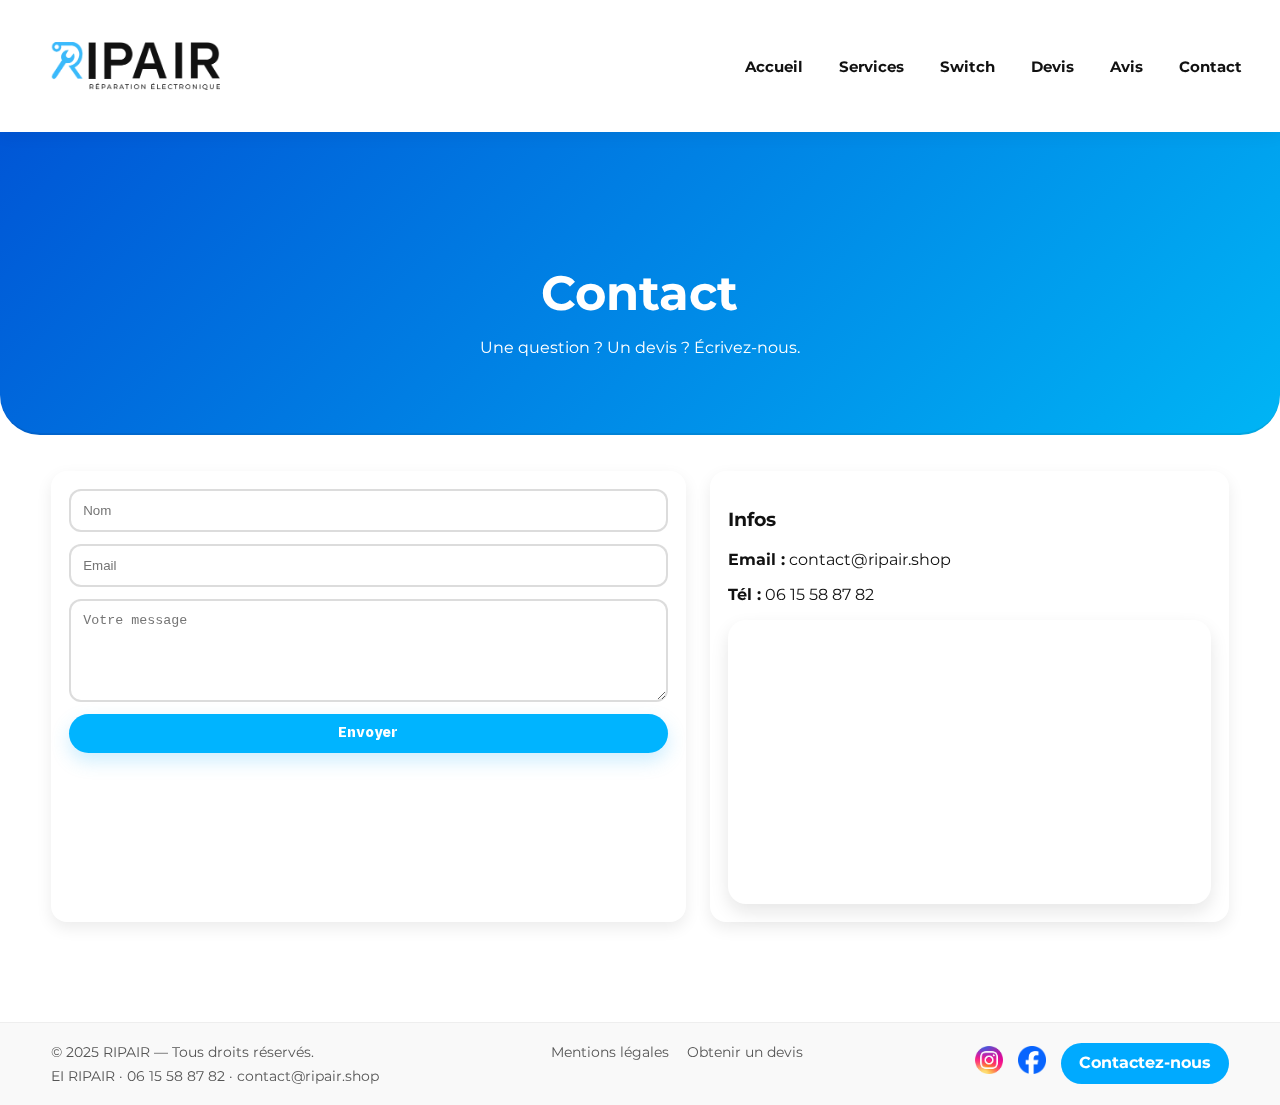
<file: contact.html>
﻿<!doctype html>
<html lang="fr">
<head>
  <meta charset="utf-8">
  <meta name="viewport" content="width=device-width, initial-scale=1">
  <title>Contact - RIPAIR</title>
  <link rel="preconnect" href="https://fonts.googleapis.com">
  <link rel="preconnect" href="https://fonts.gstatic.com" crossorigin>
  <link rel="stylesheet" href="assets/css/style.css">
  <script defer src="assets/js/script.js"></script>
</head>
<body>

<!-- NAV -->
<header class="navbar">
  <div class="nav-inner">
    <a class="navbar-logo" href="index.html">
      <img src="assets/img/logo.webp" alt="RIPAIR Logo">
    </a>

    <!-- Menu horizontal (tablette + desktop) -->
    <nav class="navbar-links">
      <a href="/index.html">Accueil</a>
      <a href="/services.html">Services</a>
      <a href="/switch-picofly.html">Switch</a>
      <a href="/devis.html">Devis</a>
      <a href="/avis.html">Avis</a>
      <a href="/contact.html">Contact</a>
    </nav>

    <!-- Menu mobile (hamburger) -->
    <button class="icon-btn" aria-label="Ouvrir le menu" id="hamburger" onclick="toggleMenu()">
      <svg viewBox="0 0 24 24" width="24" height="24" stroke="#111" stroke-width="2" fill="none" stroke-linecap="round" stroke-linejoin="round">
        <line x1="3" y1="6" x2="21" y2="6"/>
        <line x1="3" y1="12" x2="21" y2="12"/>
        <line x1="3" y1="18" x2="21" y2="18"/>
      </svg>
    </button>

    <nav id="mobileMenu" class="mobile-menu">
      <a href="/index.html">Accueil</a>
      <a href="/services.html">Services</a>
      <a href="/switch-picofly.html">Switch</a>
      <a href="/devis.html">Devis</a>
      <a href="/avis.html">Avis</a>
      <a href="/contact.html">Contact</a>
    </nav>
  </div>
</header>

<main>
  <section class="page-hero">
    <div class="container">
      <h1>Contact</h1>
      <p>Une question ? Un devis ? Écrivez-nous.</p>
    </div>
  </section>

  <section class="contact container">
    <form class="contact-form" id="contactForm">
      <input type="text" name="name" placeholder="Nom" required>
      <input type="email" name="email" placeholder="Email" required>
      <textarea name="message" rows="5" placeholder="Votre message" required></textarea>

      <!-- Champ caché honeypot -->
      <input type="text" name="website" style="display:none">

      <!-- reCAPTCHA -->
      <input type="hidden" name="recaptcha_token" id="recaptcha_token">

      <button type="submit" class="btn btn-primary">Envoyer</button>
    </form>

    <div class="contact-info">
      <h3>Infos</h3>
      <p><strong>Email :</strong> contact@ripair.shop</p>
      <p><strong>Tél :</strong> 06 15 58 87 82</p>
      <div class="map-frame small">
        <iframe src="https://www.google.com/maps/embed?pb=!1m18!1m12!1m3!1d45307.90377641035!2d-0.7221897139957635!3d44.78602444397337!2m3!1f0!2f0!3f0!3m2!1i1024!2i768!4f13.1!3m3!1m2!1s0xd54d8f9227cb8a3%3A0x3ace1d334bf95f98!2s33600%20Pessac!5e0!3m2!1sfr!2sfr!4v1756930813798!5m2!1sfr!2sfr"
          title="Localisation de RIPAIR" width="400" height="300" style="border:0;" allowfullscreen="" loading="lazy"
          referrerpolicy="no-referrer-when-downgrade"></iframe>
      </div>
    </div>
  </section>
</main>

<footer class="footer">
  <div class="container footer-content">
    <div class="footer-left">
      <p>&copy; 2025 RIPAIR &mdash; Tous droits r&eacute;serv&eacute;s.</p>
      <p class="footer-meta">EI RIPAIR &middot; 06&nbsp;15&nbsp;58&nbsp;87&nbsp;82 &middot; contact@ripair.shop</p>
    </div>
    <div class="footer-links">
      <a href="mentions.html">Mentions l&eacute;gales</a>
      <a href="devis.html">Obtenir un devis</a>
    </div>
    <div class="footer-right">
      <a href="https://instagram.com/ripair.pessac" target="_blank" rel="noopener">
        <img src="assets/img/instagram.webp" alt="Instagram" class="social-icon">
      </a>
      <a href="https://www.facebook.com/profile.php?id=61579654974480" target="_blank" rel="noopener">
        <img src="assets/img/facebook.webp" alt="Facebook" class="social-icon">
      </a>
      <a href="contact.html" class="btn-contact">Contactez-nous</a>
    </div>
  </div>
</footer>

<!-- Toast -->
<div id="toast"></div>

<!-- reCAPTCHA v3 -->
<script src="https://www.google.com/recaptcha/api.js?render=6LdIse4rAAAAAIk-3rMq26OrCSqfXoGJYEyaHu-C"></script>
<script>
document.addEventListener('DOMContentLoaded', () => {
  const form = document.getElementById('contactForm');
  const siteKey = '6LdIse4rAAAAAIk-3rMq26OrCSqfXoGJYEyaHu-C';

  form.addEventListener('submit', function (e) {
    e.preventDefault();

    grecaptcha.ready(() => {
      grecaptcha.execute(siteKey, {action: 'submit'}).then(token => {
        console.log("✅ Token reCAPTCHA reçu :", token);
        document.getElementById('recaptcha_token').value = token;

        const data = new FormData(form);
        const email = data.get('email').trim();
        const emailPattern = /^[a-zA-Z0-9._%+-]+@[a-zA-Z0-9.-]+\.[a-zA-Z]{2,}$/;

        if (!emailPattern.test(email)) {
          showToast("❌ Adresse email invalide", "error");
          return;
        }

        // Détermine la base de l'API : si la page est ouverte depuis le système de fichiers (file://) ou avec un origin null (sur mobile), alors utiliser le domaine ripair.shop
        const API = (location.protocol === 'file:' || location.origin === 'null')
          ? 'https://ripair.shop/api'
          : 'api';

        fetch(API + '/contact.php', { method: 'POST', body: data })
          .then(res => res.json())
          .then(res => {
            if (res.success) {
              showToast("✅ Message envoyé !", "success");
              form.reset();
            } 
            else if (res.error === "too_many_requests") {
              let remaining = res.remaining || 30;
              const toast = document.getElementById("toast");

              // On garde le toast visible pendant tout le décompte
              toast.className = "toast warning show";

              const updateText = () => {
                toast.textContent = `⏳ Merci d'attendre ${remaining}s avant de réessayer.`;
                remaining--;
                if (remaining < 0) {
                  clearInterval(timer);
                  toast.className = toast.className.replace("show", "");
                }
              };
              updateText();
              const timer = setInterval(updateText, 1000);
            }
            else if (res.error) {
              showToast("❌ " + res.error, "error");
            }
          })
          .catch(() => showToast("❌ Erreur serveur", "error"));
      }).catch(err => {
        console.error("❌ Erreur reCAPTCHA :", err);
        showToast("❌ Erreur reCAPTCHA", "error");
      });
    });
  });
});

function showToast(message, type = "success") {
  const toast = document.getElementById("toast");
  toast.textContent = message;
  toast.className = "toast " + type + " show";
  setTimeout(() => { toast.className = toast.className.replace("show", ""); }, 3000);
}
</script>

<style>
.toast {
  visibility: hidden;
  min-width: 250px;
  margin-left: -125px;
  background-color: #333;
  color: #fff;
  text-align: center;
  border-radius: 10px;
  padding: 16px;
  position: fixed;
  left: 50%;
  bottom: 30px;
  font-size: 15px;
  z-index: 1000;
  transition: opacity 0.3s ease;
}
.toast.show { visibility: visible; opacity: 1; }
.toast.success { background-color: #2ecc71; }
.toast.error { background-color: #e74c3c; }
</style>

</body>
</html>
</file>
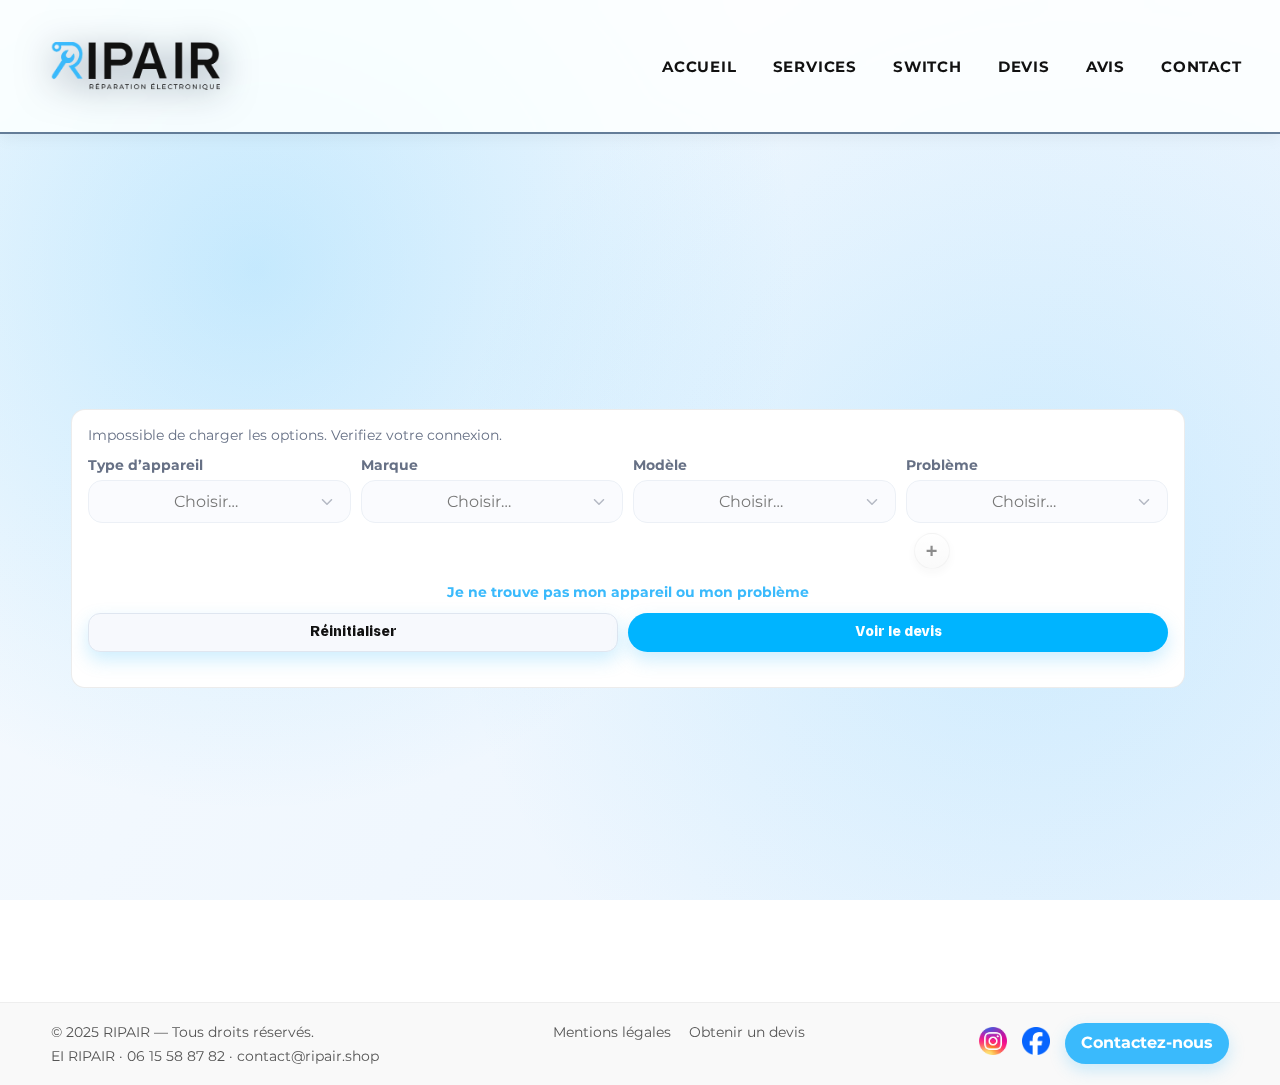
<file: devis.html>
﻿<!doctype html>
<html lang="fr">
<head>
  <meta charset="utf-8" />
  <title>Devis automatique — RIPAIR</title>
  <meta name="viewport" content="width=device-width, initial-scale=1" />
  <!-- Styles globaux du site -->
  <link rel="stylesheet" href="/assets/css/critical.css">
  <link rel="preload" href="/assets/css/style.css" as="style">
  <link rel="stylesheet" href="/assets/css/style.css">
  <noscript><link rel="stylesheet" href="/assets/css/style.css"></noscript>
  <style>
    :root {
      /* Harmonisation avec le thème clair du site */
      --bg:#ffffff; --panel:#ffffff; --border:rgba(17,17,17,.08); --ink:#111111; --muted:#667085;
      --accent: var(--blue); --accent-ink:#ffffff; --field:#f7f9fd; --field-b:#dfe6f0; --ok:#16a34a; --err:#ef4444;
      --ease: cubic-bezier(0.16, 1, 0.3, 1);
      --nav-h: 72px;
      --slide-up: clamp(24px, 8vh, 80px);
    }
    *{box-sizing:border-box}

    /* Ajout d'un fond élégant et moderne pour la page devis */
    /* On utilise un mélange de dégradés linéaires et radiaux pour créer des touches
       subtiles de couleur, inspirées de la charte bleue de RIPAIR. Le fond est fixé
       pour suivre la page et apporter de la profondeur sans distraire. */
    body {
      /* Couleurs de base claires pour un look aéré */
      background-image:
        radial-gradient(circle at 20% 30%, rgba(58, 186, 252, 0.25), transparent 45%),
        radial-gradient(circle at 80% 60%, rgba(58, 186, 252, 0.18), transparent 50%),
        linear-gradient(120deg, #f6fafe 0%, #eaf4fe 100%);
      background-attachment: fixed;
      background-size: cover;
    }
    /* main conteneur harmonisé avec .container globale */
    main.container{max-width:1200px;margin:0 auto;padding:20px;width:min(1200px,92%)}
    .card{background:var(--panel);border:1px solid var(--border);border-radius:14px;padding:16px}
    .muted{color:var(--muted);font-size:14px}

    /* Form */
    form.grid{display:grid;gap:12px}
    .row{display:grid;grid-template-columns:repeat(4,1fr);gap:10px}
    @media (max-width:980px){.row{grid-template-columns:repeat(2,1fr)}}
    @media (max-width:640px){.row{grid-template-columns:1fr}}
    label{font-size:14px;color:var(--muted);display:block;margin-bottom:6px;font-weight:600}
    select,button{width:100%}
    /* Select moderne (dark) */
    select {
      /* reset style natif */
      appearance: none;
      -webkit-appearance: none;
      -moz-appearance: none;

      /* couleurs de ta DA */
      background: var(--field);
      border: 1px solid var(--field-b);
      color: var(--ink);

      /* arrondi/rythme */
      padding: 12px 44px 12px 14px; /* espace pour la flèche à droite */
      border-radius: 14px;
      line-height: 1.2;
      font-size: 16px;

      /* feedback */
      transition: border-color .15s ease, box-shadow .15s ease, background .15s ease;
      box-shadow: inset 0 1px 0 rgba(255,255,255,.03), 0 0 0 rgba(0,0,0,0);

      /* flèche intégrée (SVG encodé) */
      background-image:
        url("data:image/svg+xml;utf8,<svg xmlns='http://www.w3.org/2000/svg' viewBox='0 0 24 24' fill='none' stroke='%23aeb7c7' stroke-width='2' stroke-linecap='round' stroke-linejoin='round'><polyline points='6 9 12 15 18 9'/></svg>");
      background-repeat: no-repeat;
      background-position: right 12px center;
      background-size: 18px 18px;
    }

    select:hover { border-color: var(--blue); }

    select:focus {
      outline: none;
      border-color: var(--accent);
      box-shadow: 0 0 0 3px rgba(58,186,252,.18); /* halo doux bleu */
    }

    select:disabled { opacity: .6; cursor: not-allowed; }

    /* (optionnel) couleur du menu sur navigateurs qui le supportent */
    select option { background: #ffffff; color: var(--ink); }

    select:disabled{opacity:.6;cursor:not-allowed}
    /* On laisse .btn globale de style.css gérer les boutons principaux */
    .btn-ghost{background:var(--field);color:var(--ink);border:1px solid var(--field-b);padding:10px 14px;border-radius:12px}
    .btn-ghost:hover{border-color:var(--blue)}
    .actions{display:flex;gap:10px;justify-content:flex-end}

    /* Result */
    .result{margin-top:14px;display:grid;gap:10px}
    .price-box{background:#ffffff;border:1px solid var(--border);border-radius:14px;padding:16px;box-shadow:0 6px 18px rgba(17,17,17,.06)}
    .price-box h3{margin:0 0 6px 0;font-size:18px}
    .line{margin:4px 0}
    .success{color:var(--ok)} .error{color:var(--err)}
    .skeleton{height:14px;border-radius:6px;background:linear-gradient(90deg,#eef3f9, #f6faff, #eef3f9);background-size:200% 100%;animation:sk 1.2s infinite}
    @keyframes sk{0%{background-position:0% 0}100%{background-position:200% 0}}
    .actions.center { justify-content: center; }
    /* ========== Fancy Select (combobox) ========== */
    .fs-wrap{position:relative}
    .fs-wrap .fs-control{
      display:flex; align-items:center; gap:8px;
      background:var(--field); color:var(--ink);
      border:1px solid var(--field-b); border-radius:14px;
      padding:11px 14px; cursor:pointer;
      transition:border-color .15s ease, box-shadow .15s ease;
      font-family: inherit; font-size:16px; font-weight:400;
    }
    .fs-wrap .fs-control:hover{border-color:var(--blue)}
    .fs-wrap .fs-control:focus{outline:none; border-color:var(--accent); box-shadow:0 0 0 3px rgba(58,186,252,.18)}
    .fs-wrap .fs-value{flex:1; white-space:nowrap; overflow:hidden; text-overflow:ellipsis; opacity:.95; font-family: inherit; font-size:16px}
    .fs-wrap .fs-chevron{width:18px;height:18px;opacity:.8; color: var(--muted)}
    .fs-wrap .fs-menu{
      position:absolute; left:0; right:0; top:calc(100% + 8px); z-index:100;
      background:#ffffff; border:1px solid var(--border); border-radius:14px; box-shadow:0 14px 44px rgba(17,17,17,.12);
      display:none; padding:8px;
    }
    .fs-wrap.open .fs-menu{display:block}
    .fs-wrap .fs-search{
      display:flex; align-items:center; gap:8px; border:1px solid var(--field-b); border-radius:10px; background:var(--field); padding:8px 10px; margin:4px 4px 8px 4px;
    }
    .fs-wrap .fs-search .fs-icon{ color: var(--muted) }
    .fs-wrap .fs-search input{
      background:transparent; border:none; color:var(--ink); width:100%; outline:none; padding:0; font-size:14px; font-family: inherit;
    }
    .fs-wrap .fs-list{max-height:260px; overflow:auto; padding:4px}
    .fs-item{
      display:flex; align-items:center; gap:10px;
      padding:10px 12px; border-radius:10px; cursor:pointer;
      color:var(--ink);
    }
    .fs-item:hover{background:rgba(58,186,252,0.08)}
    .fs-item.active{background:rgba(58,186,252,0.12); outline:1px solid rgba(58,186,252,0.35)}
    .fs-item .fs-icon{width:18px;height:18px;opacity:.9; color: var(--muted)}
    .fs-item .fs-label{flex:1; font-family: inherit; font-size:15px}
    .fs-empty{padding:10px 12px; color:var(--muted)}
    /* cacher le select mais le garder dans le flux pour le POST */
    select.fs{
      position:absolute !important; left:-9999px !important; width:1px;height:1px; clip:rect(0 0 0 0); clip-path:inset(50%); overflow:hidden;
    }
    .fs-wrap.disabled .fs-control{opacity:.6; cursor:not-allowed}
    /* ===== Checkbox moderne ===== */
    .chk{
      display:flex; gap:10px; align-items:flex-start;
      user-select:none; cursor:pointer;
    }
    .chk input{
      /* on garde l'accessibilité, mais on cache le rendu natif */
      position:absolute; opacity:0; width:1px; height:1px; pointer-events:none;
    }
    .chk .box{
      position:relative; top:2px;
      width:20px; height:20px; flex:0 0 20px;
      border-radius:6px;
      background:var(--field);
      border:1px solid var(--field-b);
      box-shadow: inset 0 1px 0 rgba(255,255,255,.03);
      transition: border-color .15s ease, background .15s ease, box-shadow .15s ease, transform .06s ease;
    }
    .chk .lbl{ color:var(--muted); line-height:1.35 }

    /* checkmark */
    .chk .box::after{
      content:''; position:absolute; left:50%; top:50%;
      width:14px; height:14px; transform:translate(-50%,-50%) scale(.7);
      opacity:0; transition:opacity .12s ease, transform .12s ease; 
      background: url("data:image/svg+xml;utf8,<svg xmlns='http://www.w3.org/2000/svg' viewBox='0 0 24 24' fill='none' stroke='%23ffffff' stroke-width='3' stroke-linecap='round' stroke-linejoin='round'><polyline points='20 6 9 17 4 12'/></svg>") no-repeat center / 14px 14px;
    }
    /* états */
    .chk input:focus-visible + .box{
      border-color: var(--accent);
      box-shadow: 0 0 0 3px rgba(58,186,252,.18);
    }
    .chk input:active + .box{ transform:scale(.98); }

    .chk input:checked + .box{
      background: var(--accent);
      border-color: var(--accent);
    }
    .chk input:checked + .box::after{
      opacity:1; transform:translate(-50%,-50%) scale(1);
    }

    /* disabled */
    .chk input:disabled + .box{ opacity:.5; cursor:not-allowed }
    .chk input:disabled ~ .lbl{ opacity:.6; cursor:not-allowed }

    /* === Multi-problem controls === */
    /* container for problem selects to allow absolute positioning of the plus button */
    .plus-wrap { position:absolute; left:8px; bottom:-10px; }
    #problemContainer { position:relative; padding-bottom:36px; }
    .plus-btn {
      width: 36px; height: 36px;
      border-radius: 9999px;
      border: 1px solid rgba(0,0,0,.08);
      background: linear-gradient(180deg, rgba(255,255,255,.96), rgba(245,245,245,.96));
      box-shadow: 0 4px 12px rgba(0,0,0,.08);
      display:flex; align-items:center; justify-content:center;
      font-size: 20px; line-height: 1; font-weight:600;
      cursor: pointer;
      transition: transform .12s ease, box-shadow .12s ease, border-color .12s ease, background .12s ease, opacity .12s ease;
    }
    .plus-btn:hover { transform: translateY(-1px); box-shadow: 0 8px 18px rgba(0,0,0,.12); }
    .plus-btn:active { transform: translateY(0); box-shadow: 0 4px 12px rgba(0,0,0,.08); }
    .plus-btn.disabled,[aria-disabled="true"].plus-btn { opacity:.45; cursor:not-allowed; filter:grayscale(1); }
    .problem-row { position:relative; margin-top:8px; }
    .remove-btn {
      position:absolute; right:8px; top:50%; transform:translateY(-50%);
      width: 30px; height: 30px; border-radius: 9999px;
      display:flex; align-items:center; justify-content:center;
      border: 1px solid rgba(0,0,0,.08);
      background: rgba(255,255,255,.95);
      box-shadow: 0 2px 8px rgba(0,0,0,.08);
      font-size: 18px; line-height:1; cursor:pointer;
      transition: transform .12s ease, box-shadow .12s ease, opacity .12s ease;
    }
    .remove-btn:hover { transform: translateY(-50%) scale(1.04); box-shadow: 0 6px 14px rgba(0,0,0,.12); }
    .remove-btn:active { transform: translateY(-50%) scale(1.0); }

    

  /* === Récapitulatif enrichi === */
.recap { margin-top:10px; }
@media (max-width:640px){ .recap{ margin-top:8px } }
.recap-head { display:flex; align-items:baseline; gap:14px; margin-bottom:10px;}
.recap h2 { font-size:20px; margin:0; }
.recap-grid { display:grid; grid-template-columns: 1fr 1fr; gap:12px; }
.recap-card { background:#ffffff; border:1px solid var(--border); border-radius:14px; padding:16px; box-shadow:0 6px 18px rgba(17,17,17,.06) }
.recap-card h3 { margin:0 0 10px 0; }
.list { list-style:none; padding:0; margin:0; display:grid; gap:8px; }
.list li { display:flex; justify-content:space-between; gap:10px; padding:6px 0; border-bottom:1px dashed rgba(154,167,189,.15); }
.list li:last-child { border-bottom:none; }
.totals { display:grid; gap:6px; }
.tot-row { display:grid; grid-template-columns:1fr auto; align-items:center; padding:4px 0; }
.tot-row.with-toggle { grid-template-columns: 1fr auto auto; gap:10px; }
.tot-row.info .discount-label{ color: var(--blue); font-weight:600 }
.tot-row.total { border-top:1px solid var(--border); padding-top:10px; font-size:18px; }
.trust { display:grid; grid-template-columns: repeat(4,1fr); gap:10px; margin-top:12px; }
.trust-item { background:#ffffff; border:1px solid var(--border); border-radius:12px; padding:12px; box-shadow:0 4px 12px rgba(17,17,17,.05) }
.ti-title { font-weight:700; }
.ti-text { color:var(--muted); font-size:14px; margin-top:4px; }

/* FAQ */
.faq h2{font-size:20px;margin:0 0 10px 0}
.faq details{background:#ffffff;border:1px solid var(--border);border-radius:12px;padding:12px;margin:8px 0;box-shadow:0 4px 12px rgba(17,17,17,.05)}
.faq summary{cursor:pointer;font-weight:600}
.faq p{margin:8px 0 0 0;color:var(--muted)}

/* Sticky bar */
.sticky-bar {
  position: sticky;
  bottom: 0; left: 0; right: 0;
  display:flex; justify-content:space-between; align-items:center; gap:12px;
  background:rgba(255,255,255,.92); backdrop-filter:saturate(1.2) blur(8px);
  border-top:1px solid var(--border);
  padding:12px 16px; margin-top:14px; border-radius:12px;
}
.sticky-left { color:var(--muted); }
@media (max-width:800px){ .recap-grid{ grid-template-columns:1fr } .trust{ grid-template-columns:repeat(2,1fr) } }

/* Recap anchor accounts for sticky navbar */
#recapSection{ scroll-margin-top: calc(var(--nav-h, 72px) + 12px); }

    .hidden-zone {
      opacity: 0;
      transform: translateY(40px);
      pointer-events: none;
      transition: opacity 0.5s ease, transform 0.6s cubic-bezier(0.22, 1, 0.36, 1);
      /* collapse layout while hidden to allow centering the cascade */
      height: 0 !important;
      margin: 0 !important;
      padding: 0 !important;
      overflow: hidden !important;
    }

    .visible-zone {
      opacity: 1;
      transform: translateY(0);
      pointer-events: all;
    }

.btn:active {
  transform: scale(0.97);
  transition: transform 0.1s ease;
}
.btn-primary{ position: relative; }
.btn-primary:hover { box-shadow: 0 0 12px rgba(58, 186, 252, .35); }

/* Loading spinner removed per request */

select {
  transition: border-color .2s ease, box-shadow .2s ease, opacity .3s ease;
}
select:disabled {
  opacity: 0.5;
}
body.transitioning {
  background: linear-gradient(180deg, #ffffff 0%, #f8fbff 100%);
  transition: background 1.2s ease;
}

/* Intro centering + cascade slide */
body.intro main{ min-height: calc(100vh - var(--nav-h, 72px)); display:flex; align-items:center; }
.cascade{ transition: transform .7s var(--ease), filter .45s ease, opacity .45s ease; will-change: transform; position:relative }
body.submitted .cascade{ transform: translateY(calc(-1 * var(--slide-up))); }
body.submitting .cascade{ transform: translateY(-12px) scale(.995); filter: blur(.4px); }
body.submitting .cascade::after{ content:''; position:absolute; inset:0; pointer-events:none; opacity:0; transition: opacity .4s var(--ease); background: radial-gradient(120% 120% at 50% 0%, rgba(255,255,255,.03), rgba(0,0,0,0)); }
body.submitting .cascade::after{ opacity:1 }
@media (prefers-reduced-motion: reduce){ .cascade{ transition:none } body.submitted .cascade{ transform:none } }

/* Give headroom inside the first card when cascade slides up */
body.submitted main .card:first-of-type{ padding-top: calc(16px + var(--slide-up)); }

/* On short viewports, reduce slide distance and disable vertical centering */
@media (max-height: 740px){
  :root{ --slide-up: clamp(12px, 4vh, 48px); }
  body.intro main{ align-items:flex-start; padding-top: calc(var(--nav-h, 72px) + 12px); }
}

/* Smooth staggered reveal */
@keyframes fadeUp { from { opacity:0; transform: translateY(10px) scale(.98); } to { opacity:1; transform: translateY(0) scale(1); } }

#recapSection.visible-zone .recap-head { opacity:0; animation: fadeUp .55s var(--ease) forwards; }
#recapSection.visible-zone .recap-grid .recap-card { opacity:0; animation: fadeUp .6s var(--ease) forwards; }
#recapSection.visible-zone .recap-grid .recap-card:nth-child(1){ animation-delay: .05s }
#recapSection.visible-zone .recap-grid .recap-card:nth-child(2){ animation-delay: .12s }

#recapSection.visible-zone .trust .trust-item { opacity:0; animation: fadeUp .55s var(--ease) forwards; }
#recapSection.visible-zone .trust .trust-item:nth-child(1){ animation-delay:.00s }
#recapSection.visible-zone .trust .trust-item:nth-child(2){ animation-delay:.06s }
#recapSection.visible-zone .trust .trust-item:nth-child(3){ animation-delay:.12s }
#recapSection.visible-zone .trust .trust-item:nth-child(4){ animation-delay:.18s }

.faq.visible-zone details { opacity:0; animation: fadeUp .55s var(--ease) forwards; }
.faq.visible-zone details:nth-of-type(1){ animation-delay:.0s }
.faq.visible-zone details:nth-of-type(2){ animation-delay:.06s }
.faq.visible-zone details:nth-of-type(3){ animation-delay:.12s }

.sticky-bar.visible-zone { opacity:0; animation: fadeUp .55s var(--ease) forwards; }

@media (prefers-reduced-motion: reduce){
  #recapSection.visible-zone .recap-head,
  #recapSection.visible-zone .recap-grid .recap-card,
  #recapSection.visible-zone .trust .trust-item,
  .faq.visible-zone details,
  .sticky-bar.visible-zone { animation:none; opacity:1; transform:none }
}

/* Reduce visual gap between cascade and recap after submit */
body.submitted #recapSection{ margin-top: calc(10px - var(--slide-up)); }
/* --- Modal contact : version compacte --- */
.modal{
  display:none; position:fixed; inset:0; z-index:1000;
  background: rgba(17,17,17,.35); backdrop-filter: blur(2px);
  justify-content:center; align-items:center; padding:16px;
}
.modal-content{
  width:min(560px, calc(100% - 24px));
  background:#fff; border:1px solid var(--border);
  border-radius:18px; padding:22px 22px 18px;
  box-shadow:0 18px 50px rgba(17,17,17,.18);
}
.modal-title{ 
  margin:4px 0 14px; text-align:center; font-size:28px; color:var(--blue);
}
.modal .close{
  position:absolute; right:18px; top:14px; cursor:pointer; font-size:22px; line-height:1;
  color:#98a4b6;
}

/* Lignes email/téléphone sur une même rangée */
.contact-item{
  display:flex; align-items:center; justify-content:space-between; gap:14px;
  background:#f7f9fd; border:1px solid var(--field-b); border-radius:14px;
  padding:12px 14px; margin:12px 0;
}
.contact-item p{ margin:0; font-size:18px; color:var(--ink); }

/* Bouton compact à droite (plus de 100% width) */
.btn-contact{
  width:auto; min-width:96px; flex:0 0 auto;
  padding:10px 16px; border:none; border-radius:999px;
  background:var(--blue); color:#fff; font-weight:700;
  box-shadow:0 6px 16px rgba(58,186,252,.25);
  transition:transform .06s ease, box-shadow .15s ease;
}
.btn-contact:hover{ box-shadow:0 8px 18px rgba(58,186,252,.33); }
.btn-contact:active{ transform:scale(.98); }

/* Petites largeurs : on garde l’alignement propre */
@media (max-width:420px){
  .contact-item{ gap:10px; }
  .contact-item p{ font-size:16px; }
  .btn-contact{ min-width:84px; padding:9px 14px; }
}
/* Forcer la cascade au-dessus du récap */
.cascade { position: relative; z-index: 10; }

/* Laisser le récap en dessous */
#recapSection { position: relative; z-index: 1; }

/* S'assurer que le menu flottant passe vraiment par-dessus */
.fs-wrap .fs-menu { z-index: 1000; }

/* (optionnel) si la barre sticky recouvre le menu sur mobile */
.sticky-bar { z-index: 5; }

/* Affichage détaillé des composants et prix dans le récapitulatif */
.price-breakdown .line {
  display:flex;
  justify-content:space-between;
  gap:10px;
  margin:4px 0;
}
.price-breakdown .line strong {
  font-weight:700;
}
.fs-wrap .fs-menu{
  position:absolute;
  left:0;
  right:0;
  top:calc(100% + 8px);
  z-index:1000;
  background:#ffffff;
  border:1px solid var(--border);
  border-radius:14px;
  box-shadow:0 14px 44px rgba(17,17,17,0.12);
  padding:8px;
  display:none;
  max-height:320px;
  overflow:hidden;
}

.fs-wrap.open .fs-menu{
  display:block;
}

.fs-wrap .fs-list{
  max-height:260px;
  overflow-y:auto;
  padding:4px;
}
.fs-wrap .fs-list{
  max-height:120px; /* ~3 items visibles */
  overflow-y:auto;
  padding:4px;
}



  </style>
  <!-- JS global (menu burger, etc.) -->
  <script defer src="/assets/js/script.js"></script>
</head>
<body>
<!-- NAV -->
<header class="navbar">
  <div class="nav-inner">
    <a class="navbar-logo" href="index.html">
      <img src="assets/img/logo.webp" alt="RIPAIR Logo">
    </a>

    <!-- Menu horizontal (tablette + desktop) -->
    <nav class="navbar-links">
      <a href="/index.html">Accueil</a>
      <a href="/services.html">Services</a>
      <a href="/switch-picofly.html">Switch</a>
      <a href="/devis.html">Devis</a>
      <a href="/avis.html">Avis</a>
      <a href="/contact.html">Contact</a>
    </nav>

    <!-- Menu mobile (hamburger) -->
    <button class="icon-btn" aria-label="Ouvrir le menu" id="hamburger" onclick="toggleMenu()">
      <svg viewBox="0 0 24 24" width="24" height="24" stroke="#111" stroke-width="2" fill="none" stroke-linecap="round" stroke-linejoin="round">
        <line x1="3" y1="6" x2="21" y2="6"/>
        <line x1="3" y1="12" x2="21" y2="12"/>
        <line x1="3" y1="18" x2="21" y2="18"/>
      </svg>
    </button>

    <nav id="mobileMenu" class="mobile-menu">
      <a href="/index.html">Accueil</a>
      <a href="/services.html">Services</a>
      <a href="/switch-picofly.html">Switch</a>
      <a href="/devis.html">Devis</a>
      <a href="/avis.html">Avis</a>
      <a href="/contact.html">Contact</a>
    </nav>
  </div>
</header>

<main class="container">
  <section class="card">
    <div id="cascade" class="cascade">
    <form id="devisForm" class="grid" novalidate>
      <div class="row">
        <div>
          <label for="category">Type d’appareil</label>
          <select id="category" class="fs" name="category" required>
            <option value="" selected disabled hidden>Choisir…</option>
          </select>
        </div>
        <div>
          <label for="brand">Marque</label>
          <select id="brand" class="fs" name="brand" required disabled>
            <option value="" selected disabled hidden>Choisir…</option>
          </select>
        </div>
        <div>
          <label for="model">Modèle</label>
          <select id="model" class="fs" name="model" required disabled>
            <option value="" selected disabled hidden>Choisir…</option>
          </select>
        </div>
        <div id="problemContainer">
          <label for="problem">Problème</label>
          <select id="problem" class="fs" name="problem" required disabled>
            <option value="" selected disabled hidden>Choisir…</option>
          </select>
          <div class="plus-wrap"><button type="button" id="addProblemBtn" class="plus-btn disabled" aria-disabled="true" title="Ajouter un problème">+</button></div>
        </div>
      </div>
      <p class="devis-help"><a href="contact.html">Je ne trouve pas mon appareil ou mon problème</a></p>
      <div class="actions">
        <button type="button" class="btn btn-ghost" id="resetBtn">Réinitialiser</button>
        <button type="submit" class="btn btn-primary">Voir le devis</button>
      </div>
    </form>

    <div id="result" class="result"></div>
    </div>
  <section id="recapSection" class="card recap" aria-live="polite">
      <div class="recap-head">
        <h2>Votre récapitulatif</h2>
        <p class="muted">Estimation indicative. Le prix peut évoluer après diagnostic.</p>
      </div>

      <div class="recap-grid">
        <div class="recap-card">
          <h3>Votre sélection</h3>
          <ul class="list" id="selectionList">
            <li><span>Type d’appareil</span><strong id="selCategory">—</strong></li>
            <li><span>Marque</span><strong id="selBrand">—</strong></li>
            <li><span>Modèle</span><strong id="selModel">—</strong></li>
            <li><span>Problème</span><strong id="selProblem">—</strong></li>
            <li><span>Durée estimée</span><strong id="selDuration">—</strong></li>
          </ul>
        </div>

        <div class="recap-card">
          <h3>Total estimé</h3>
          <div class="totals">
            <div class="tot-row"><span>Prix catalogue</span><strong id="basePrice">—</strong></div>
            <div class="tot-row total">
              <span>Total</span><strong id="finalTotal">—</strong>
            </div>
          </div>
          <!-- Liste détaillée des problèmes sélectionnés avec leur prix respectif -->
          <div id="priceBreakdown" class="price-breakdown"></div>
          <div class="actions center" style="margin-top:12px;">
            <a id="ctaTop" class="btn btn-primary" href="#" aria-disabled="true">Prendre rendez-vous</a>
          </div>
        </div>
      </div>

      <div class="trust">
        <div class="trust-item">
          <div class="ti-title">Garantie</div>
          <div class="ti-text">6 mois pièces & main d’œuvre.</div>
        </div>
        <div class="trust-item">
          <div class="ti-title">Pièces premium</div>
          <div class="ti-text">Qualité équivalente origine.</div>
        </div>
        <div class="trust-item">
          <div class="ti-title">Rapide</div>
          <div class="ti-text">La plupart des réparations en ~1&nbsp;h.</div>
        </div>
        <div class="trust-item">
          <div class="ti-title">Paiement</div>
          <div class="ti-text">CB, espèces, facture fournie.</div>
        </div>
      </div>
    </section>

    <section class="card faq">
      <h2>Questions fréquentes</h2>
      <details>
        <summary>Le prix affiché est-il garanti&nbsp;?</summary>
        <p>Le prix est une estimation basée sur votre sélection. Il peut être ajusté après diagnostic si d’autres éléments sont découverts.</p>
      </details>
      <details>
        <summary>Combien de temps faut-il&nbsp;?</summary>
        <p>La plupart des réparations sont réalisées sous une heure. Certaines interventions peuvent nécessiter plus de temps selon la complexité.</p>
      </details>
      <details>
        <summary>Dois-je payer en ligne&nbsp;?</summary>
        <p>Non. La réservation est gratuite. Le paiement s’effectue à la fin de l’intervention.</p>
      </details>
    </section>

    <div class="sticky-bar" id="stickyBar" hidden>
      <div class="sticky-left">
        Total estimé&nbsp;: <strong id="stickyTotal">—</strong>
      </div>
      <a id="ctaSticky" class="btn btn-primary" href="#" aria-disabled="true">Prendre rendez-vous</a>
    </div>
  </section>
</main>

<footer class="footer">
  <div class="container footer-content">
    <div class="footer-left">
      <p>&copy; 2025 RIPAIR &mdash; Tous droits r&eacute;serv&eacute;s.</p>
      <p class="footer-meta">EI RIPAIR &middot; 06&nbsp;15&nbsp;58&nbsp;87&nbsp;82 &middot; contact@ripair.shop</p>
    </div>
    <div class="footer-links">
      <a href="mentions.html">Mentions l&eacute;gales</a>
      <a href="devis.html">Obtenir un devis</a>
    </div>
    <div class="footer-right">
      <a href="https://instagram.com/ripair.pessac" target="_blank" rel="noopener">
        <img src="assets/img/instagram.webp" alt="Instagram" class="social-icon">
      </a>
      <a href="https://www.facebook.com/profile.php?id=61579654974480" target="_blank" rel="noopener">
        <img src="assets/img/facebook.webp" alt="Facebook" class="social-icon">
      </a>
      <a href="#" class="btn-contact" data-contact-modal>Contactez-nous</a>
    </div>
  </div>
</footer>

<div id="contactModal" class="modal">
  <div class="modal-content">
    <span class="close">&times;</span>
    <h2 class="modal-title">Contactez-nous</h2>

    <!-- Email -->
    <div class="contact-item">
      <p>📧 contact@ripair.shop</p>
      <button id="copyEmail" class="btn-contact">Copier</button>
    </div>

    <!-- Téléphone -->
    <div class="contact-item">
      <p>📱 06&nbsp;15&nbsp;58&nbsp;87&nbsp;82</p>
      <button id="phoneAction" class="btn-contact"></button>
    </div>
  </div>
</div>

<div id="toast"></div>

<script>
(function(){
  // Déterminer la base de l'API : utiliser le domaine distant lorsqu'on est en file:// ou origin null
  const API_BASE = (location.protocol === 'file:' || location.origin === 'null')
    ? 'https://ripair.shop/api'
    : 'api';

  const form = document.getElementById('devisForm');
  const resultDiv = document.getElementById('result');

  const category = document.getElementById('category');
  const brand    = document.getElementById('brand');
  const model    = document.getElementById('model');
  const problem  = document.getElementById('problem');
  const resetBtn = document.getElementById('resetBtn');

  // ===== Multi-problem support =====
  // Container holding all problem selects (first and dynamically added ones)
  const problemContainer = document.getElementById('problemContainer');
  const addProblemBtn = document.getElementById('addProblemBtn');
  // Track number of problem select elements (for unique IDs)
  let problemCount = 1;

  // Preserve selected value when rebuilding a select with new items
  const setSelPreserve = (el, items) => {
    const prev = el.value;
    setSel(el, items);
    if (prev && items.includes(prev)) {
      el.value = prev;
      refreshFancy(el);
    }
  };

  // Obtain the list of all problems available for the current category/brand/model
  function problemsList() {
    if (!optionsFacade || !category.value || !brand.value || !model.value) return [];
    return optionsFacade.getProblems(category.value, brand.value, model.value) || [];
  }

  // Return an array of the currently selected problem values (ignoring empty selects)
  function currentProblemValues() {
    return Array.from(problemContainer.querySelectorAll('select[name="problem"]')).map(s => s.value).filter(Boolean);
  }

  // Return an array of all problem select elements (first and any extras)
  function allProblemsSelects() {
    return Array.from(problemContainer.querySelectorAll('select[name="problem"]'));
  }

  // Base list of problems (used to rebuild selects)
  function baseProblems() { return problemsList(); }

  // Rebuild the problem selects ensuring there are no duplicate values selected
  function rebuildProblemOptionsNoDup() {
    const chosen = new Set(currentProblemValues());
    const full = baseProblems();
    allProblemsSelects().forEach(sel => {
      const cur = sel.value;
      const items = full.filter(v => !chosen.has(v) || v === cur);
      const prev = sel.value;
      setSel(sel, items);
      if (prev && items.includes(prev)) {
        sel.value = prev;
        refreshFancy(sel);
      }
      if (prev && !items.includes(prev)) {
        sel.value = '';
        refreshFancy(sel);
      }
    });
    updatePlusState();
  }

  // Return the last problem select element
  function lastProblemSelect() {
    const all = problemContainer.querySelectorAll('select[name="problem"]');
    return all[all.length - 1];
  }

  // Enable or disable the plus button based on the state of the last select
  function updatePlusState() {
    const last = lastProblemSelect();
    const canUse = !!last && !last.disabled && !!last.value;
    addProblemBtn.classList.toggle('disabled', !canUse);
    addProblemBtn.setAttribute('aria-disabled', canUse ? 'false' : 'true');
  }

  // Move the plus button (its wrapper) after a given element
  function movePlusAfter(el) {
    const wrap = addProblemBtn.parentElement;
    el.after(wrap);
  }

  // Create a new problem select with a remove button
  function addProblemSelect() {
    const probs = problemsList();
    if (probs.length === 0) return;
    problemCount += 1;
    const id = 'problem' + problemCount;
    const row = document.createElement('div');
    row.className = 'problem-row';
    const sel = document.createElement('select');
    sel.id = id;
    sel.name = 'problem';
    sel.className = 'fs';
    sel.required = false;
    // Disable the new select if the last select was disabled
    sel.disabled = !!(lastProblemSelect() && lastProblemSelect().disabled);
    sel.setAttribute('aria-label', 'Problème supplémentaire');
    row.appendChild(sel);
    const rm = document.createElement('button');
    rm.type = 'button';
    rm.className = 'remove-btn';
    rm.setAttribute('aria-label', 'Supprimer');
    rm.textContent = '×';
    rm.addEventListener('click', () => {
      row.remove();
      rebuildProblemOptionsNoDup();
    });
    row.appendChild(rm);
    problemContainer.appendChild(row);
    setSel(sel, probs);
    if (window.FancySelect) window.FancySelect.upgradeAll();
    sel.addEventListener('change', () => { rebuildProblemOptionsNoDup(); });
    movePlusAfter(row);
    rebuildProblemOptionsNoDup();
  }

  // Click handler for the plus button
  if (addProblemBtn) {
    addProblemBtn.addEventListener('click', function(e) {
      e.preventDefault();
      if (addProblemBtn.classList.contains('disabled')) return;
      addProblemSelect();
    });
  }

  // helpers
  const refreshFancy = (el) => {
    if (!el) return;
    if (window.FancySelect && typeof window.FancySelect.refresh === 'function') {
      window.FancySelect.refresh(el);
    } else if (el._fs && typeof el._fs.rebuildFromSelect === 'function') {
      el._fs.rebuildFromSelect();
    }
  };

  const setSel = (el, items) => {
    el.innerHTML = '<option value="" selected disabled hidden>Choisir...</option>';
    (items || []).forEach(v => { el.innerHTML += `\u003coption value="${v}">${v}\u003c/option>`; });
    refreshFancy(el);
  };
  const lock = (...els) => els.forEach(e => { if (!e) return; e.disabled = true; refreshFancy(e); });
  const unlock = (...els) => els.forEach(e => { if (!e) return; e.disabled = false; refreshFancy(e); });

  // Parse une durée exprimée de différentes façons (h, m, décimal) en minutes
  const parseDurationToMinutes = (val) => {
    if (val == null) return 0;
    const str = String(val).toLowerCase().replace(/\s|~|approx\.?/g, '');
    let minutes = 0;
    const matchH = str.match(/(\d+(?:\.\d+)?)h/);
    const matchM = str.match(/(\d+(?:\.\d+)?)m/);
    if (matchH) {
      minutes += parseFloat(matchH[1]) * 60;
    }
    if (matchM) {
      minutes += parseFloat(matchM[1]);
    }
    // Si aucune unité trouvée et que c'est un nombre, on l'interprète comme des heures
    if (!matchH && !matchM && /^\d+(?:\.\d+)?$/.test(str)) {
      minutes += parseFloat(str) * 60;
    }
    return minutes || 0;
  };

  let optionsFacade = null;

  /**
   * Préremplit les sélecteurs selon les paramètres d'URL.
   * Accepte category/type, brand, model ainsi que plusieurs issue/problem.
   * Doit être appelée après le chargement des options (optionsFacade et les selects chargés).
   */
  function preselectFromUrl(){
    try {
      const params = new URLSearchParams(window.location.search);
      const catParam   = (params.get('category') || params.get('type') || '').trim();
      const brandParam = (params.get('brand') || '').trim();
      const modelParam = (params.get('model') || '').trim();
      const issues  = params.getAll('issue');
      const problemsParams = params.getAll('problem');
      const srcParam  = (params.get('src') || params.get('source') || '').trim();
      // Utilise 'issue' s'il est présent, sinon 'problem' (évite les doublons car les deux sont envoyés)
      const probList = (issues && issues.length) ? issues : problemsParams;
      if (!catParam || !optionsFacade) return;
      // Find matching category (case-insensitive)
      const cats = optionsFacade.categories || [];
      const catMatch = cats.find(c => c.toLowerCase() === catParam.toLowerCase());
      if (!catMatch) return;
      category.value = catMatch;
      refreshFancy(category);
      // Trigger change to load brands
      category.dispatchEvent(new Event('change'));
      if (brandParam) {
        const brands = optionsFacade.getBrands(catMatch) || [];
        const brandMatch = brands.find(b => b.toLowerCase() === brandParam.toLowerCase());
        if (brandMatch) {
          brand.value = brandMatch;
          refreshFancy(brand);
          brand.dispatchEvent(new Event('change'));
        }
      }
      if (modelParam && brand.value) {
        const models = optionsFacade.getModels(catMatch, brand.value) || [];
        const modelMatch = models.find(m => m.toLowerCase() === modelParam.toLowerCase());
        if (modelMatch) {
          model.value = modelMatch;
          refreshFancy(model);
          model.dispatchEvent(new Event('change'));
        }
      }
      if (probList.length > 0 && model.value) {
        // Function to apply the problem selections once the base problem select is enabled
        const applyProblems = () => {
          const baseProblems = optionsFacade.getProblems(catMatch, brand.value, model.value) || [];
          // Set first problem
          const firstProbParam = probList[0];
          const firstMatch = baseProblems.find(p => p.toLowerCase() === firstProbParam.toLowerCase());
          if (firstMatch) {
            problem.value = firstMatch;
            refreshFancy(problem);
            // Trigger change on base problem to prime quote and rebuild duplicates
            problem.dispatchEvent(new Event('change'));
          }
          // Handle additional problems
          for (let i = 1; i < probList.length; i++) {
            const nextParam = probList[i];
            const match = baseProblems.find(p => p.toLowerCase() === nextParam.toLowerCase());
            if (match) {
              addProblemSelect();
              const sels = problemContainer.querySelectorAll('select[name="problem"]');
              const sel = sels[sels.length - 1];
              sel.value = match;
              refreshFancy(sel);
              sel.dispatchEvent(new Event('change'));
            }
          }
          rebuildProblemOptionsNoDup();
          updatePlusState();

          // Si l'utilisateur vient de la page d'accueil (src=home), soumettre automatiquement le formulaire une fois toutes les sélections faites
          try {
            // Soumettre uniquement si au moins une panne est sélectionnée
            const probsNow = currentProblemValues();
            if (srcParam.toLowerCase() === 'home' && category.value && brand.value && model.value && probsNow.length > 0) {
              const formEl = document.getElementById('devisForm');
              // Précharger le devis sans attendre la soumission
              ensureQuote().catch(() => {});
              if (formEl) {
                // Retarder légèrement la soumission pour laisser le temps aux UI de se mettre à jour
                setTimeout(() => {
                  formEl.requestSubmit();
                }, 10);
              }
            }
          } catch(autoErr) {
            console.warn('auto submit failed', autoErr);
          }
        };
        // If the base problem select is currently disabled, wait a tick for the model change handler to unlock it
        if (problem.disabled) {
          setTimeout(applyProblems, 50);
        } else {
          applyProblems();
        }
      }
    } catch (e) {
      console.warn('preselectFromUrl failed', e);
    }
  }

  const quoteState = {
    key: '',
    promise: null,
    result: null,
    entry: null
  };

  const resetQuoteState = () => {
    quoteState.key = '';
    quoteState.promise = null;
    quoteState.result = null;
    quoteState.entry = null;
  };

  const selectionKey = () => {
    const c = (category.value || '').trim();
    const b = (brand.value || '').trim();
    const m = (model.value || '').trim();
    const p = (problem.value || '').trim();
    if (!c || !b || !m || !p) return '';
    return [c, b, m, p].join('||');
  };

  const getEntryFromSelection = () => {
    if (!optionsFacade) return null;
    return optionsFacade.getEntry(category.value, brand.value, model.value, problem.value);
  };


  const statusEl = document.createElement('div');
  statusEl.className = 'options-status muted';
  statusEl.setAttribute('role', 'status');
  statusEl.style.display = 'none';
  form.insertBefore(statusEl, form.firstElementChild);

  const showStatus = (message, tone = 'info') => {
    statusEl.textContent = message;
    statusEl.dataset.tone = tone;
    statusEl.style.display = 'block';
  };

  const hideStatus = () => {
    statusEl.textContent = '';
    statusEl.style.display = 'none';
    delete statusEl.dataset.tone;
  };

  const waitForLoader = () => {
    if (window.RipairOptions && typeof window.RipairOptions.load === 'function') {
      return Promise.resolve(window.RipairOptions);
    }
    return new Promise((resolve, reject) => {
      let timer = null;
      function cleanup() {
        document.removeEventListener('ripair:options-ready', handleReady);
        if (timer !== null) clearTimeout(timer);
      }
      function handleReady() {
        if (window.RipairOptions && typeof window.RipairOptions.load === 'function') {
          cleanup();
          resolve(window.RipairOptions);
        }
      }
      timer = setTimeout(() => {
        cleanup();
        reject(new Error('options_loader_unavailable'));
      }, 10000);
      document.addEventListener('ripair:options-ready', handleReady, { once: true });
    });
  };

  const ensureQuote = (force = false) => {
    const key = selectionKey();
    if (!key) {
      return Promise.reject(new Error('selection_incomplete'));
    }
    if (!optionsFacade) {
      return Promise.reject(new Error('options_not_ready'));
    }

    if (!force && quoteState.key === key) {
      if (quoteState.result) return Promise.resolve(quoteState.result);
      if (quoteState.promise) return quoteState.promise;
    }

    const entry = getEntryFromSelection();
    if (!entry) {
      return Promise.reject(new Error('entry_not_found'));
    }

    const fd = new FormData();
    fd.set('category', entry.category);
    fd.set('brand', entry.brand);
    fd.set('model', entry.model);
    fd.set('problem', entry.problem);

    const requestKey = key;

    const request = fetch(`${API_BASE}/get_devis.php`, { method: 'POST', body: fd })
      .then(r => r.text())
      .then(text => {
        try { return JSON.parse(text); }
        catch (e) {
          console.error('Reponse non-JSON:\n', text);
          const err = new Error('response_non_json');
          err.cause = e;
          throw err;
        }
      })
      .then(res => {
        if (!res || !res.success) {
          const err = new Error(res?.error || 'server_error');
          err.payload = res;
          throw err;
        }
        const tag = res.tag ?? res.tag_id ?? res.quote_id ?? null;
        const data = (res.data && typeof res.data === 'object') ? res.data : entry;
        const normalized = { data, tag, entry };
        if (quoteState.key === requestKey) {
          quoteState.result = normalized;
          quoteState.entry = entry;
        }
        return normalized;
      })
      .catch(err => {
        if (quoteState.key === requestKey) {
          quoteState.result = null;
        }
        throw err;
      })
      .finally(() => {
        if (quoteState.promise === request) {
          quoteState.promise = null;
        }
      });

    quoteState.key = requestKey;
    quoteState.promise = request;
    quoteState.result = null;
    quoteState.entry = entry;

    return request;
  };

  const primeQuote = () => {
    const key = selectionKey();
    if (!key) return;
    ensureQuote().catch(err => {
      console.warn('quote prefetch failed', err);
    });
  };

  const initOptions = async () => {
    resetQuoteState();
    lock(brand, model, problem);
    category.disabled = true;
    refreshFancy(category);
    showStatus('Chargement des options...', 'loading');

    try {
      const loader = await waitForLoader();
      const data = await loader.load();
      if (!data || !Array.isArray(data.categories) || data.categories.length == 0) {
        throw new Error('options_dataset_empty');
      }

      optionsFacade = data;
      setSel(category, data.categories);
      category.disabled = false;
      refreshFancy(category);
      hideStatus();
      // Après chargement des options, appliquer les pré-sélections d'URL le cas échéant
      preselectFromUrl();

      if (data.meta && data.meta.stale) {
        loader.load({ force: true })
          .then(fresh => {
            optionsFacade = fresh;
            if (!category.value) {
              setSel(category, fresh.categories);
              refreshFancy(category);
            }
          })
          .catch(err => console.warn('[RipairOptions] refresh failed', err));
      }
    } catch (err) {
      console.error('Devis options load failed', err);
      showStatus('Impossible de charger les options. Verifiez votre connexion.', 'error');
      category.disabled = true;
      lock(brand, model, problem);
    }
  };

  const startOptions = () => {
    initOptions().catch(err => console.error('init options failed', err));
  };

  if (document.readyState === 'loading') {
    document.addEventListener('DOMContentLoaded', startOptions, { once: true });
  } else {
    startOptions();
  }

  category.addEventListener('change', function () {
    // Reset any cached quote state
    resetQuoteState();
    // Remove any dynamically added problem rows and reset counter
    problemContainer.querySelectorAll('.problem-row').forEach(function(row){ row.remove(); });
    problemCount = 1;
    // Clear selects and lock dependent fields
    setSel(brand, []);
    setSel(model, []);
    setSel(problem, []);
    lock(brand, model, problem);
    updatePlusState();

    if (!optionsFacade) return;

    const brands = optionsFacade.getBrands(category.value) || [];
    setSel(brand, brands);
    if (brands.length > 0) {
      unlock(brand);
    } else {
      lock(brand);
    }
  });

  brand.addEventListener('change', function () {
    resetQuoteState();
    // Remove any dynamically added problem rows and reset counter
    problemContainer.querySelectorAll('.problem-row').forEach(function(row){ row.remove(); });
    problemCount = 1;
    // Clear selects and lock dependent fields
    setSel(model, []);
    setSel(problem, []);
    lock(model, problem);
    updatePlusState();

    if (!optionsFacade || !category.value || !brand.value) return;

    const models = optionsFacade.getModels(category.value, brand.value) || [];
    setSel(model, models);
    if (models.length > 0) {
      unlock(model);
    } else {
      lock(model);
    }
  });

  model.addEventListener('change', function () {
    resetQuoteState();
    // When the model changes, update the list of problems and refresh all problem selects
    setSel(problem, []);
    lock(problem);

    if (!optionsFacade || !category.value || !brand.value || !model.value) return;

    const problems = optionsFacade.getProblems(category.value, brand.value, model.value) || [];
    // Update all problem selects (base and extra) preserving current selections where possible
    problemContainer.querySelectorAll('select[name="problem"]').forEach(function(sel){
      setSelPreserve(sel, problems);
    });
    if (problems.length > 0) {
      unlock(problem);
    } else {
      lock(problem);
    }
    // Remove any selected values that are no longer valid and rebuild duplicate rules
    rebuildProblemOptionsNoDup();
    updatePlusState();
  });

  problem.addEventListener('change', function () {
    // Called when the base problem select changes
    resetQuoteState();
    if (!optionsFacade) return;
    // Rebuild duplicate filtering since the selection has changed
    rebuildProblemOptionsNoDup();
    updatePlusState();
    // Prefetch quote only when a valid primary problem is chosen
    if (!category.value || !brand.value || !model.value || !problem.value) return;
    primeQuote();
  });

  resetBtn.addEventListener('click', () => {
    resetQuoteState();
    form.reset();
    if (optionsFacade) {
      setSel(category, optionsFacade.categories);
      category.disabled = false;
      refreshFancy(category);
    }
    // Remove any dynamically added problem rows and reset counter on reset
    problemContainer.querySelectorAll('.problem-row').forEach(function(row){ row.remove(); });
    problemCount = 1;
    setSel(brand, []);
    setSel(model, []);
    setSel(problem, []);
    lock(brand, model, problem);
    updatePlusState();
    hideStatus();
    resultDiv.innerHTML = '';
    document.body.classList.add('intro');
    document.body.classList.remove('submitted', 'transitioning');
    document.querySelectorAll('#recapSection, .faq, .sticky-bar').forEach(el => {
      el.classList.remove('visible-zone');
      void el.offsetWidth;
      el.classList.add('hidden-zone');
    });
    window.scrollTo({ top: 0, behavior: 'smooth' });
  });
  // Submit
  form.addEventListener('submit', function(e){
    e.preventDefault();
    if (!category.value || !brand.value || !model.value || !problem.value) {
      alert('Merci de completer les 4 champs.');
      return;
    }

    document.body.classList.add('submitting');
    const submitBtn = form.querySelector('button[type="submit"]');
    if (submitBtn) { submitBtn.disabled = true; }

    const entryData = getEntryFromSelection();
    if (!entryData) {
      document.body.classList.remove('submitting');
      if (submitBtn) { submitBtn.disabled = false; }
      alert('Impossible de retrouver les informations du devis.');
      return;
    }

    // Compute the list of all selected problems (primary + additional)
    const selectedProbs = currentProblemValues();
    // Aggregate price, durations and build detail lines for all selected problems
    let aggPrice = 0;
    const durationsList = [];
    const details = [];
    selectedProbs.forEach(function(p){
      const ent = optionsFacade && optionsFacade.getEntry(category.value, brand.value, model.value, p);
      if(ent){
        const priceNum = parseFloat(String(ent.price).replace(/\s/g,'').replace(',', '.').replace(/[^0-9.]/g,''));
        if(!isNaN(priceNum)){
          aggPrice += priceNum;
          details.push({ problem: p, price: priceNum });
        }
        if(ent.duration != null) durationsList.push(ent.duration);
      }
    });
    let aggDurationDisplay;
    // Durée totale en minutes (pour transfert ultérieur)
    let aggDurationMinutes = 0;
    if(durationsList.length === 1){
      // Durée unique : convertir en minutes et formater pour l'affichage
      let dur = durationsList[0];
      const minutes = parseDurationToMinutes(dur);
      aggDurationMinutes = minutes;
      // Pour l'affichage, si on a un nombre d'heures entier ou décimal, on garde le format "xh"
      if(minutes > 0 && minutes % 60 === 0){
        const hrs = minutes / 60;
        aggDurationDisplay = hrs + 'h';
      } else if (minutes > 0) {
        // minutes non multiples d'une heure : on garde le format "xh" (arrondi) ou "xh ym"
        const hrs = Math.floor(minutes / 60);
        const mins = minutes % 60;
        aggDurationDisplay = (hrs ? hrs + 'h' : '') + (mins ? mins + 'm' : '');
      } else {
        // fallback : on utilise la valeur brute
        aggDurationDisplay = String(dur);
      }
    } else if(durationsList.length > 1){
      // Additionner toutes les durées (en minutes) si possible
      let totalMin = 0;
      let allParsable = true;
      durationsList.forEach(function(d){
        const m = parseDurationToMinutes(d);
        if(m){ totalMin += m; } else { allParsable = false; }
      });
      if(allParsable && totalMin > 0){
        aggDurationMinutes = totalMin;
        // Format affichage : convertir en heures + minutes
        const hrs = Math.floor(totalMin / 60);
        const mins = totalMin % 60;
        if(mins === 0){ aggDurationDisplay = hrs + 'h'; }
        else if(hrs === 0){ aggDurationDisplay = mins + 'm'; }
        else { aggDurationDisplay = hrs + 'h' + mins + 'm'; }
      } else {
        // Non parsable : afficher la liste jointe
        aggDurationDisplay = durationsList.join(' + ');
      }
    } else {
      aggDurationDisplay = '—';
    }
    // Build aggregated data object used for recap (including detail breakdown)
    const aggregatedData = {
      category: category.value,
      brand:    brand.value,
      model:    model.value,
      problem:  selectedProbs.join(', '),
      price:    aggPrice,
      duration: aggDurationDisplay,
      durationMin: aggDurationMinutes,
      details:  details
    };

    resultDiv.innerHTML = '';
    // Show recap with aggregated data but without tag for now
    updateRecap(aggregatedData, null);
    document.body.classList.add('transitioning');
    document.body.classList.remove('submitting');
    document.body.classList.remove('intro');
    document.body.classList.add('submitted');

    requestAnimationFrame(() => {
      const recap = document.getElementById('recapSection');
      if (recap) { recap.scrollIntoView({ behavior: 'smooth', block: 'start' }); }
    });
    document.querySelectorAll('#recapSection, .faq, .sticky-bar').forEach(el => {
      el.classList.remove('hidden-zone');
      void el.offsetWidth;
      el.classList.add('visible-zone');
    });

    // Always call ensureQuote on the primary problem to obtain a tag, then attach it to the aggregated recap
    ensureQuote().then(result => {
      const tag = result && typeof result.tag !== 'undefined' ? result.tag : null;
      updateRecap(aggregatedData, tag);
      if (submitBtn) { submitBtn.disabled = false; }
    }).catch(err => {
      console.error('fetch devis:', err);
      const serverError = err && err.payload && typeof err.payload.error === 'string' ? err.payload.error : '';
      const message = serverError.trim() || (err && err.message) || 'Erreur de communication avec le serveur.';
      resultDiv.innerHTML =
        '<div class="price-box"><span class="error">Erreur : ' + message + '</span></div>';
      if (submitBtn) { submitBtn.disabled = false; }
    });
  });

  // Redirection vers la page RDV
  window.prendreRDV = function(tag){
    if(!tag) return alert('Tag manquant');
    location.href = `rendezvous.html?tag=\${encodeURIComponent(tag)}`;
  };
})();
// ========== FancySelect ==========
(function(){
  function el(tag, cls, html){ var e=document.createElement(tag); if(cls) e.className=cls; if(html!=null) e.innerHTML=html; return e; }
  function chevronSVG(color){return '<svg viewBox="0 0 24 24" fill="none" stroke="'+(color||'currentColor')+'" stroke-width="2" stroke-linecap="round" stroke-linejoin="round"><polyline points="6 9 12 15 18 9"/></svg>'}
  function searchSVG(){return '<svg viewBox="0 0 24 24" fill="none" stroke="currentColor" stroke-width="2" stroke-linecap="round" stroke-linejoin="round"><circle cx="11" cy="11" r="8"/><line x1="21" y1="21" x2="16.65" y2="16.65"/></svg>'}
  function phoneSVG(){return '<svg viewBox="0 0 24 24" fill="none" stroke="currentColor" stroke-width="2" stroke-linecap="round" stroke-linejoin="round"><rect x="7" y="2" width="10" height="20" rx="2"/><line x1="12" y1="18" x2="12" y2="18"/></svg>'}
  function brandSVG(){return '<svg viewBox="0 0 24 24" fill="none" stroke="currentColor" stroke-width="2" stroke-linecap="round" stroke-linejoin="round"><circle cx="12" cy="12" r="10"/><path d="M14.31 8l5.74 9.94"/><path d="M9.69 8h11.48"/><path d="M7.38 12l5.74-9.94"/></svg>'}
  function modelSVG(){return '<svg viewBox="0 0 24 24" fill="none" stroke="currentColor" stroke-width="2" stroke-linecap="round" stroke-linejoin="round"><rect x="3" y="4" width="18" height="14" rx="2"/><path d="M8 20h8"/></svg>'}
  function wrenchSVG(){return '<svg viewBox="0 0 24 24" fill="none" stroke="currentColor" stroke-width="2" stroke-linecap="round" stroke-linejoin="round"><path d="M14.7 6.3a4 4 0 1 0-5.66 5.66L3 18l3 3 6.04-6.04a4 4 0 0 0 5.66-5.66z"/></svg>'}

  var ICONS = {
    category: phoneSVG(),
    brand:    brandSVG(),
    model:    modelSVG(),
    problem:  wrenchSVG()
  };

  function FancySelect(select){
    this.select = select;
    this.disabled = select.disabled;
    this.wrap = el('div','fs-wrap'+(this.disabled?' disabled':'')); select.parentNode.insertBefore(this.wrap, select); this.wrap.appendChild(select);
    var ctrl = this.ctrl = el('button','fs-control'); ctrl.type='button';
    var value = this.valueEl = el('div','fs-value', (select.options[select.selectedIndex]||{}).text || 'Choisir…');
    var chev  = this.chevEl  = el('div','fs-chevron', chevronSVG());
    ctrl.appendChild(value); ctrl.appendChild(chev);
    this.wrap.appendChild(ctrl);

    // menu
    var menu = this.menu = el('div','fs-menu');
    var search = el('div','fs-search'); search.innerHTML = '<span class="fs-icon">'+searchSVG()+'</span>';
    var input = this.searchInput = el('input'); input.type='text'; input.placeholder='Rechercher …';
    search.appendChild(input); menu.appendChild(search);
    var list = this.list = el('div','fs-list'); menu.appendChild(list);
    this.wrap.appendChild(menu);

    // items init
    this.buildItems();

    // events
    var self=this;
    ctrl.addEventListener('click', function(){ if(self.disabled) return; self.toggle(); });
    input.addEventListener('input', function(){ self.filter(this.value); });
    document.addEventListener('click', function(e){ if(!self.wrap.contains(e.target)) self.close(); });

    // keyboard
    this.wrap.addEventListener('keydown', function(e){
      if(!self.isOpen()) return;
      var items = Array.prototype.slice.call(self.list.querySelectorAll('.fs-item'));
      var idx = items.findIndex(function(n){return n.classList.contains('active');});
      if(e.key==='ArrowDown'){ e.preventDefault(); var ni=Math.min(items.length-1, (idx<0?0:idx+1)); self.activate(items[ni]); }
      if(e.key==='ArrowUp'){ e.preventDefault(); var pi=Math.max(0, (idx<0?0:idx-1)); self.activate(items[pi]); }
      if(e.key==='Enter'){ e.preventDefault(); var act=self.list.querySelector('.fs-item.active'); if(act) act.click(); }
      if(e.key==='Escape'){ self.close(); }
    });

    // react to native changes (for your API flow)
    var observer = new MutationObserver(function(){ self.rebuildFromSelect(); });
    observer.observe(select, {childList:true, attributes:true, subtree:false});
    this.observer = observer;

    // expose instance
    select._fs = this;
  }

  FancySelect.prototype.iconFor = function(){
    var id = this.select.id || '';
    if (ICONS[id]) return ICONS[id];
    return phoneSVG();
  }

  FancySelect.prototype.buildItems = function(){
    var self=this; this.list.innerHTML='';
    var opts = this.select.options;
    if(!opts || !opts.length){ this.list.appendChild(el('div','fs-empty','Aucune option')); return; }

    for(var i=0;i<opts.length;i++){
      var o = opts[i]; if(!o.value){ continue; } // skip placeholder
      var item = el('div','fs-item');
      item.innerHTML = '<span class="fs-icon">'+this.iconFor()+'</span><span class="fs-label">'+o.text+'</span>';
      item.dataset.value = o.value;
      item.addEventListener('click', function(){
        self.choose(this.dataset.value, this.querySelector('.fs-label').textContent);
      });
      this.list.appendChild(item);
    }
    this.markActive();
  }

  FancySelect.prototype.markActive = function(){
    var v = this.select.value;
    Array.prototype.forEach.call(this.list.children, function(n){
      if(!n.classList) return;
      n.classList.toggle('active', n.dataset.value===v);
    });
  }

  FancySelect.prototype.choose = function(value, label){
    this.select.value = value;
    this.valueEl.textContent = label || value;
    this.markActive();
    this.close();
    // propage l'événement 'change' natif pour ton JS existant
    var evt = new Event('change', {bubbles:true});
    this.select.dispatchEvent(evt);
  }

  FancySelect.prototype.filter = function(q){
    q = (q||'').toLowerCase().trim();
    var any=false;
    Array.prototype.forEach.call(this.list.querySelectorAll('.fs-item'), function(n){
      var show = n.textContent.toLowerCase().indexOf(q) >= 0;
      n.style.display = show ? '' : 'none';
      if(show) any=true;
    });
    var empty = this.list.querySelector('.fs-empty');
    if(!any){
      if(!empty){ empty = el('div','fs-empty','Aucun résultat'); this.list.appendChild(empty); }
    } else if(empty){ empty.remove(); }
  }

  FancySelect.prototype.toggle = function(){ this.wrap.classList.toggle('open'); if(this.isOpen()){ this.searchInput.value=''; this.filter(''); this.searchInput.focus(); } }
  FancySelect.prototype.open   = function(){ this.wrap.classList.add('open');  this.searchInput.value=''; this.filter(''); this.searchInput.focus(); }
  FancySelect.prototype.close  = function(){ this.wrap.classList.remove('open'); }

  FancySelect.prototype.isOpen = function(){ return this.wrap.classList.contains('open'); }

  FancySelect.prototype.setDisabled = function(dis){ this.disabled = !!dis; this.wrap.classList.toggle('disabled', this.disabled); }
  FancySelect.prototype.rebuildFromSelect = function(){
    this.setDisabled(this.select.disabled);
    this.valueEl.textContent = (this.select.options[this.select.selectedIndex]||{}).text || 'Choisir…';
    this.buildItems();
  }

  // util public
  window.FancySelect = {
    upgradeAll: function(){
      document.querySelectorAll('select.fs').forEach(function(s){
        if(!s._fs) new FancySelect(s);
        else s._fs.rebuildFromSelect();
      });
    },
    refresh: function(selectEl){
      if(selectEl && selectEl._fs){ selectEl._fs.rebuildFromSelect(); }
    }
  };

  // auto-upgrade au chargement
  document.addEventListener('DOMContentLoaded', function(){ 
    window.FancySelect.upgradeAll(); 
    document.body.classList.add('intro');
  });
  document.querySelectorAll('#recapSection, .faq, .sticky-bar').forEach(el => {
    el.classList.add('hidden-zone');
  });
})();

</script>
<script>
(function(){
  function parsePrice(v){
    if(v == null) return NaN;
    var s = String(v).replace(/\s/g,'').replace(',', '.').replace(/[^0-9.]/g,'');
    var n = parseFloat(s);
    return isFinite(n) ? n : NaN;
  }
  function euro(n){
    if(isNaN(n)) return '—';
    return n.toLocaleString('fr-FR', { style:'currency', currency:'EUR' });
  }

  function updateSticky(total, href){
    var bar = document.getElementById('stickyBar');
    var tot = document.getElementById('stickyTotal');
    var cta = document.getElementById('ctaSticky');

    if (!isNaN(total)){
      bar.hidden = false;
      tot.textContent = euro(total);
      cta.href = href || '#';
      cta.setAttribute('aria-disabled', href ? 'false' : 'true');
    } else {
      bar.hidden = true;
    }
  }

  window.updateRecap = function(d, tag){
    try{
      // sélection
      document.getElementById('selCategory').textContent = d.category || '—';
      document.getElementById('selBrand').textContent    = d.brand || '—';
      document.getElementById('selModel').textContent    = d.model || '—';
      document.getElementById('selProblem').textContent  = d.problem || '—';
      // Format and display duration with an 'h' suffix when numeric
      var durEl = document.getElementById('selDuration');
      var durVal = d.duration;
      var durText = '—';
      if (durVal != null && durVal !== '') {
        durText = String(durVal);
        // If the entire string is a number (e.g., "30"), append 'h'
        if (/^[0-9]+(\.[0-9]+)?$/.test(durText)) {
          durText = durText + 'h';
        }
      }
      durEl.textContent = durText;

      // totaux
      var base = parsePrice(d.price);
      document.getElementById('basePrice').textContent = isNaN(base) ? '—' : euro(base);

      // Déterminer si plusieurs problèmes sont sélectionnés (pour transfert du prix)
      var isMulti = Array.isArray(d.details) && d.details.length > 1;
      // Stocker ou supprimer les informations de devis multiple dans la session
      try {
        var durationStore = durText;
        if (isMulti) {
        var storeObj = { price: isNaN(base) ? 0 : base, problems: d.problem || '', duration: durationStore || '' };
        // Ajouter la durée en minutes si fournie
        if (typeof d.durationMin !== 'undefined' && d.durationMin !== null) {
          storeObj.durationMin = d.durationMin;
        }
        // Conserver le détail des lignes (problème + prix) pour utilisation ultérieure
        if (Array.isArray(d.details)) {
          storeObj.details = d.details;
        }
          sessionStorage.setItem('ripairMulti', JSON.stringify(storeObj));
        } else {
          sessionStorage.removeItem('ripairMulti');
        }
      } catch(storeErr) {
        console.warn('sessionStorage save failed', storeErr);
      }

      function recompute(){
        var total = isNaN(base) ? NaN : base;
        document.getElementById('finalTotal').textContent = isNaN(total) ? '—' : euro(total);
        var href = null;
        if (tag) {
          href = 'rendezvous.html?tag=' + encodeURIComponent(String(tag));
          if (isMulti) href += '&multi=1';
        }
        var ctaTop = document.getElementById('ctaTop');
        ctaTop.href = href || '#';
        ctaTop.setAttribute('aria-disabled', href ? 'false' : 'true');
        updateSticky(total, href);
      }
      recompute();

      // Affiche le détail des prix dans le récapitulatif
      try {
        var breakdownEl = document.getElementById('priceBreakdown');
        if (breakdownEl) {
          breakdownEl.innerHTML = '';
          if (d.details && Array.isArray(d.details) && d.details.length) {
            d.details.forEach(function(item){
              var lineDiv = document.createElement('div');
              lineDiv.className = 'line';
              lineDiv.textContent = item.problem + ' : ' + euro(item.price);
              breakdownEl.appendChild(lineDiv);
            });
            var totVal2 = parsePrice(d.price);
            var totalDiv = document.createElement('div');
            totalDiv.className = 'line';
            var strongEl = document.createElement('strong');
            strongEl.textContent = 'Total : ' + euro(totVal2);
            totalDiv.appendChild(strongEl);
            breakdownEl.appendChild(totalDiv);
          }
        }
      } catch(ex) {
        console.warn('price breakdown update failed', ex);
      }
      // Nettoie l'ancienne zone de résultat pour éviter les doublons
      var resultDiv = document.getElementById('result');
      if (resultDiv) {
        resultDiv.innerHTML = '';
      }
    }catch(e){ console.warn('updateRecap failed:', e); }
  };

  // Réinitialisation : vide le récap
  var rb = document.getElementById('resetBtn');
  if(rb){
    rb.addEventListener('click', function(){
      ['selCategory','selBrand','selModel','selProblem','selDuration','basePrice','finalTotal','stickyTotal'].forEach(function(id){
        var el = document.getElementById(id); if(el) el.textContent = '—';
      });
      var bar = document.getElementById('stickyBar'); if(bar) bar.hidden = true;
      var ctaTop = document.getElementById('ctaTop'); if(ctaTop){ ctaTop.href = '#'; ctaTop.setAttribute('aria-disabled','true'); }
      var submitBtn = document.querySelector('#devisForm button[type="submit"]');
      if (submitBtn){ submitBtn.disabled = false; }
    });
  }
})();
</script>
<script>
(function(){
  const modal = document.getElementById("contactModal");
  const triggers = document.querySelectorAll("[data-contact-modal]");
  const closeBtn = modal ? modal.querySelector(".close") : null;
  const toast = document.getElementById("toast");
  const copyEmailBtn = document.getElementById("copyEmail");
  const phoneAction = document.getElementById("phoneAction");
  const phoneNumber = "0615588782";

  if(modal && triggers.length){
    const openModal = (e)=>{
      e.preventDefault();
      modal.style.display = "flex";
    };
    triggers.forEach(btn => btn.addEventListener("click", openModal));
  }

  function closeModal(){
    if(modal) modal.style.display = "none";
  }

  if(closeBtn){ closeBtn.addEventListener("click", closeModal); }
  window.addEventListener("click", (e)=>{ if(e.target === modal){ closeModal(); }});

  function copyToClipboard(text){
    navigator.clipboard.writeText(text).then(()=> showToast("?? Copié : " + text));
  }

  if(copyEmailBtn){
    copyEmailBtn.addEventListener("click", (e)=>{
      e.preventDefault();
      copyToClipboard("contact@ripair.shop");
    });
  }

  if(phoneAction){
    if(/Mobi|Android/i.test(navigator.userAgent)){
      phoneAction.textContent = "Appeler";
      phoneAction.addEventListener("click", (e)=>{
        e.preventDefault();
        window.location.href = "tel:" + phoneNumber;
      });
    } else {
      phoneAction.textContent = "Copier";
      phoneAction.addEventListener("click", (e)=>{
        e.preventDefault();
        copyToClipboard(phoneNumber);
      });
    }
  }

  function showToast(message){
    if(!toast) return;
    toast.textContent = message;
    toast.className = "show";
    setTimeout(()=>{ toast.className = toast.className.replace("show",""); }, 2000);
  }
})();
</script>
<!-- Préremplissage automatique retiré : la logique est gérée par preselectFromUrl -->

</body>
</html>
</file>
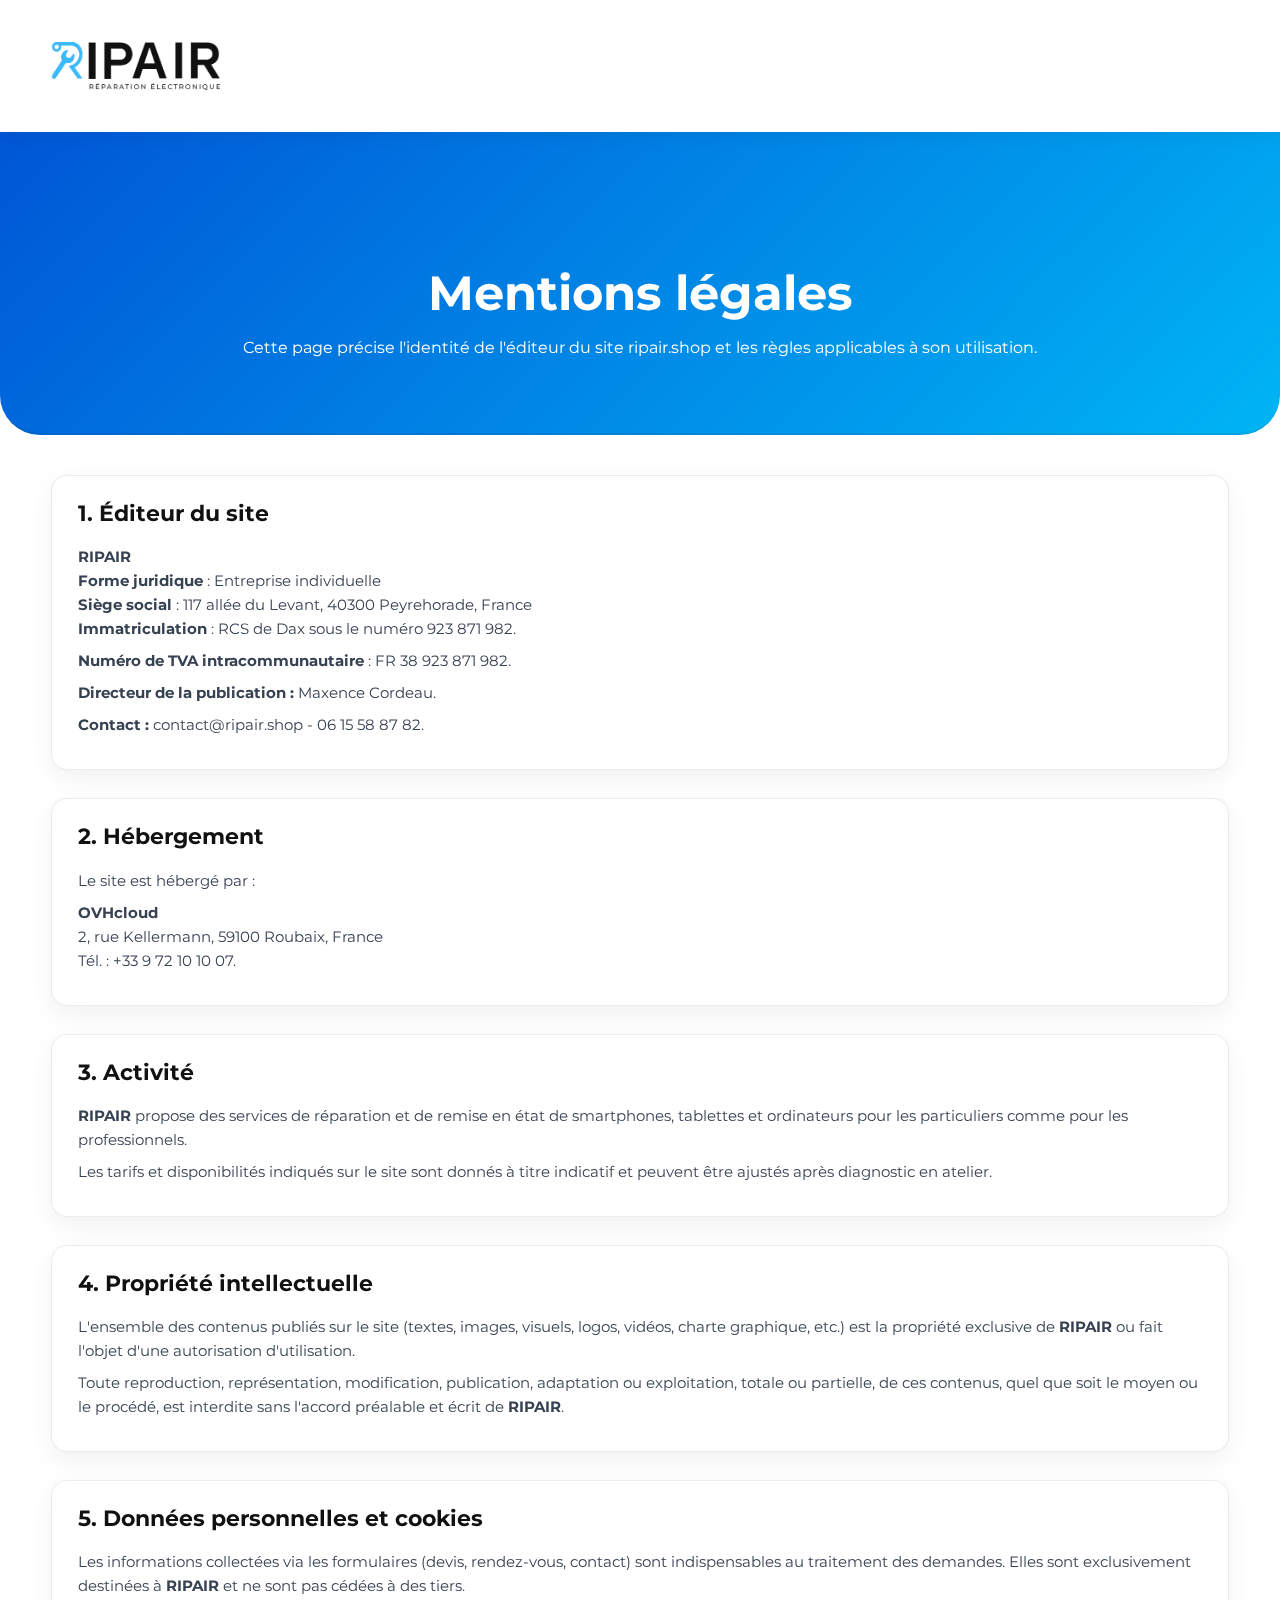
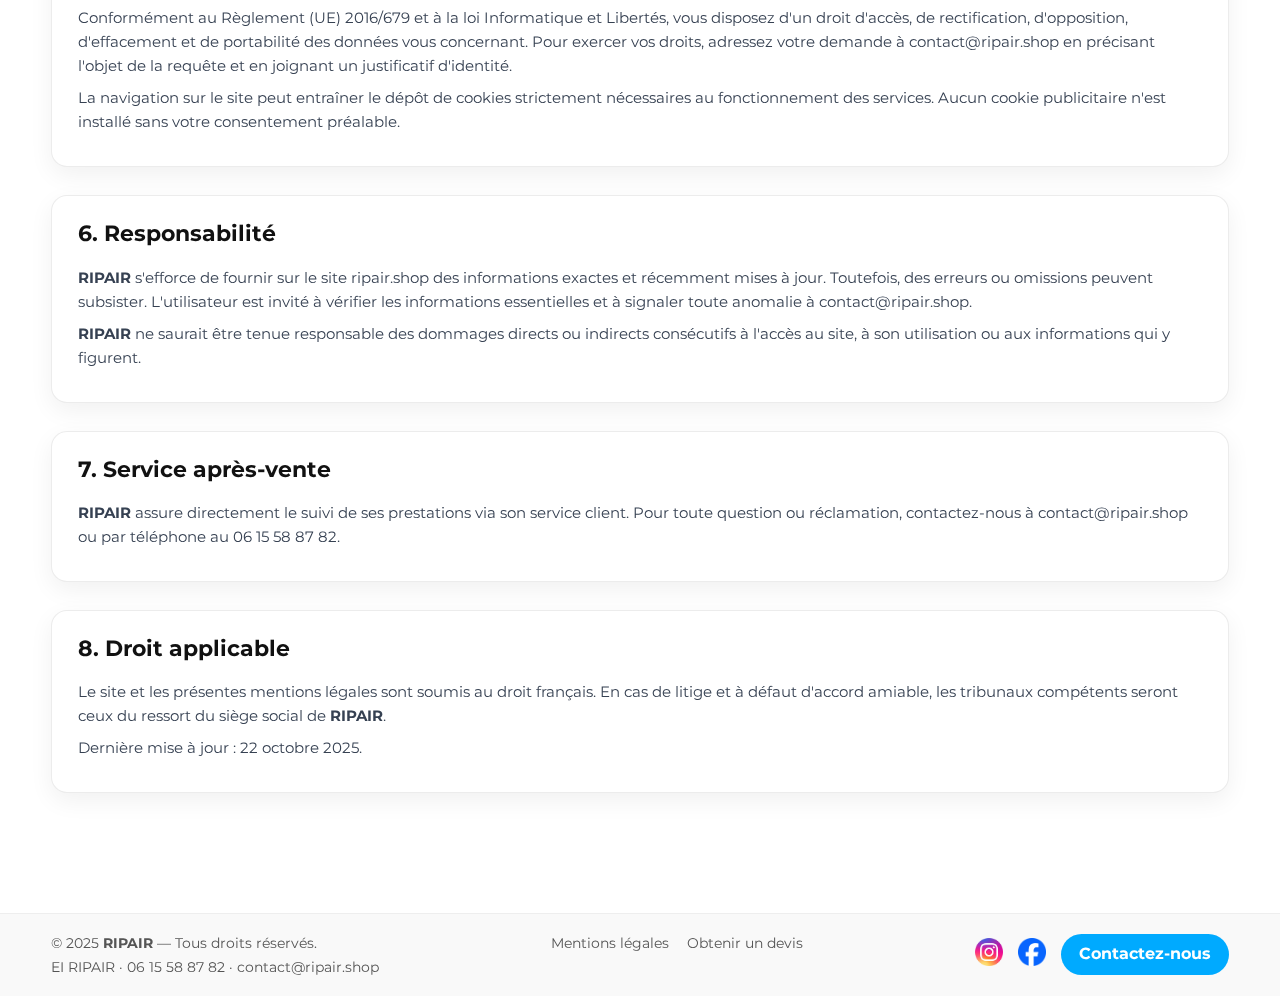
<file: mentions.html>
﻿<!doctype html>
<html lang="fr">
<head>
  <meta charset="utf-8">
  <meta name="viewport" content="width=device-width, initial-scale=1">
  <title>Mentions l&eacute;gales &mdash; RIPAIR</title>
  <link rel="preconnect" href="https://fonts.googleapis.com">
  <link rel="preconnect" href="https://fonts.gstatic.com" crossorigin>
  <link rel="stylesheet" href="assets/css/style.css">
  <script defer src="assets/js/script.js"></script>
  <style>
    .legal {
      padding: 40px 0 80px;
      display: grid;
      gap: 28px;
    }
    .legal-block {
      background: #ffffff;
      border: 1px solid rgba(17,17,17,0.08);
      border-radius: 16px;
      padding: 24px 26px;
      box-shadow: 0 8px 24px rgba(17,17,17,0.06);
    }
    .legal-block h2 {
      margin-top: 0;
      font-size: 22px;
    }
    .legal-block p {
      margin: 8px 0;
      color: #364152;
      font-size: 15px;
      line-height: 1.6;
    }
    .legal-block ul {
      margin: 12px 0 0 0;
      padding-left: 18px;
      color: #364152;
      font-size: 15px;
      line-height: 1.6;
    }
    .legal-block li {
      margin-bottom: 6px;
    }
    .legal-note {
      font-size: 13px;
      color: #7a8699;
    }
    @media (max-width: 768px) {
      .legal {
        gap: 20px;
        padding: 30px 0 60px;
      }
      .legal-block {
        padding: 20px;
      }
    }
  </style>
</head>
<body>
<!-- NAV -->
<header class="navbar">
  <div class="nav-inner">
    <a class="navbar-logo" href="index.html">
      <img src="assets/img/logo.webp" alt="RIPAIR Logo">
    </a>
    <div class="navbar-actions">
      
      <!-- Hamburger -->
      <button class="icon-btn" aria-label="Ouvrir le menu" id="hamburger" onclick="toggleMenu()">
        <svg viewBox="0 0 24 24" width="24" height="24" stroke="#111" stroke-width="2" fill="none" stroke-linecap="round" stroke-linejoin="round">
          <line x1="3" y1="6" x2="21" y2="6"/>
          <line x1="3" y1="12" x2="21" y2="12"/>
          <line x1="3" y1="18" x2="21" y2="18"/>
        </svg>
      </button>

      <nav id="mobileMenu" class="mobile-menu">
        <a href="/index.html">Accueil - RIPAIR</a>
        <a href="/services.html">Services</a>
        <a href="/switch-picofly.html">Switch</a>
        <a href="/devis.html">Devis</a>
        <a href="/avis.html">Avis</a>
        <a href="/contact.html">Contact</a>
      </nav>


      <!-- Panier (désactivé)
      <a class="icon-btn" href="panier.html" aria-label="Panier">
        <svg viewBox="0 0 24 24" width="24" height="24" stroke="#111" stroke-width="2" fill="none" stroke-linecap="round" stroke-linejoin="round">
          <circle cx="9" cy="21" r="1"/>
          <circle cx="20" cy="21" r="1"/>
          <path d="M1 1h4l2.68 13.39a2 2 0 0 0 2 1.61h9.72a2 2 0 0 0 2-1.61L23 6H6"/>
        </svg>
      </a>
      -->

      <!-- Compte (désactivé)
      <a class="icon-btn" href="compte.html" aria-label="Compte">
        <svg viewBox="0 0 24 24" width="24" height="24" stroke="#111" stroke-width="2" fill="none" stroke-linecap="round" stroke-linejoin="round">
          <path d="M20 21v-2a4 4 0 0 0-4-4H8a4 4 0 0 0-4 4v2"/>
          <circle cx="12" cy="7" r="4"/>
        </svg>
      </a>
      -->

    </div>
  </div>
</header>


  <main>
    
<section class="page-hero">
  <div class="container">
    <h1>Mentions l&eacute;gales</h1>
    <p>Cette page pr&eacute;cise l'identit&eacute; de l'&eacute;diteur du site ripair.shop et les r&egrave;gles applicables &agrave; son utilisation.</p>
  </div>
</section>
<section class="container legal">
  <article class="legal-block">
    <h2>1. &Eacute;diteur du site</h2>
    <p><strong>RIPAIR</strong><br>
    <strong>Forme juridique</strong>&nbsp;: Entreprise individuelle<br>
    <strong>Si&egrave;ge social&nbsp;</strong>: 117 all&eacute;e du Levant, 40300 Peyrehorade, France<br>
    <strong>Immatriculation</strong> : RCS de Dax sous le num&eacute;ro 923&nbsp;871&nbsp;982.</p>
    <p><strong>Num&eacute;ro de TVA intracommunautaire</strong>&nbsp;: FR&nbsp;38&nbsp;923&nbsp;871&nbsp;982.</p>
    <p><strong>Directeur de la publication&nbsp;:</strong> Maxence Cordeau.</p>
    <p><strong>Contact&nbsp;:</strong> contact@ripair.shop - 06&nbsp;15&nbsp;58&nbsp;87&nbsp;82.</p>
    
  </article>

  <article class="legal-block">
    <h2>2. H&eacute;bergement</h2>
    <p>Le site est h&eacute;berg&eacute; par&nbsp;:</p>
    <p><strong>OVHcloud</strong><br>
    2, rue Kellermann, 59100 Roubaix, France<br>
    T&eacute;l.&nbsp;: +33&nbsp;9&nbsp;72&nbsp;10&nbsp;10&nbsp;07.</p>
  </article>

  <article class="legal-block">
    <h2>3. Activit&eacute;</h2>
    <p><strong>RIPAIR</strong> propose des services de r&eacute;paration et de remise en &eacute;tat de smartphones, tablettes et ordinateurs pour les particuliers comme pour les professionnels.</p>
    <p>Les tarifs et disponibilit&eacute;s indiqu&eacute;s sur le site sont donn&eacute;s &agrave; titre indicatif et peuvent &ecirc;tre ajust&eacute;s apr&egrave;s diagnostic en atelier.</p>
  </article>

  <article class="legal-block">
    <h2>4. Propri&eacute;t&eacute; intellectuelle</h2>
    <p>L'ensemble des contenus publi&eacute;s sur le site (textes, images, visuels, logos, vid&eacute;os, charte graphique, etc.) est la propri&eacute;t&eacute; exclusive de <strong>RIPAIR</strong> ou fait l'objet d'une autorisation d'utilisation.</p>
    <p>Toute reproduction, repr&eacute;sentation, modification, publication, adaptation ou exploitation, totale ou partielle, de ces contenus, quel que soit le moyen ou le proc&eacute;d&eacute;, est interdite sans l'accord pr&eacute;alable et &eacute;crit de <strong>RIPAIR</strong>.</p>
  </article>

  <article class="legal-block">
    <h2>5. Donn&eacute;es personnelles et cookies</h2>
    <p>Les informations collect&eacute;es via les formulaires (devis, rendez-vous, contact) sont indispensables au traitement des demandes. Elles sont exclusivement destin&eacute;es &agrave; <strong>RIPAIR</strong> et ne sont pas c&eacute;d&eacute;es &agrave; des tiers.</p>
    <p>Conform&eacute;ment au R&egrave;glement (UE) 2016/679 et &agrave; la loi Informatique et Libert&eacute;s, vous disposez d'un droit d'acc&egrave;s, de rectification, d'opposition, d'effacement et de portabilit&eacute; des donn&eacute;es vous concernant. Pour exercer vos droits, adressez votre demande &agrave; contact@ripair.shop en pr&eacute;cisant l'objet de la requ&ecirc;te et en joignant un justificatif d'identit&eacute;.</p>
    <p>La navigation sur le site peut entra&icirc;ner le d&eacute;p&ocirc;t de cookies strictement n&eacute;cessaires au fonctionnement des services. Aucun cookie publicitaire n'est install&eacute; sans votre consentement pr&eacute;alable.</p>
  </article>

  <article class="legal-block">
    <h2>6. Responsabilit&eacute;</h2>
    <p><strong>RIPAIR</strong> s'efforce de fournir sur le site ripair.shop des informations exactes et r&eacute;cemment mises &agrave; jour. Toutefois, des erreurs ou omissions peuvent subsister. L'utilisateur est invit&eacute; &agrave; v&eacute;rifier les informations essentielles et &agrave; signaler toute anomalie &agrave; contact@ripair.shop.</p>
    <p><strong>RIPAIR</strong> ne saurait &ecirc;tre tenue responsable des dommages directs ou indirects cons&eacute;cutifs &agrave; l'acc&egrave;s au site, &agrave; son utilisation ou aux informations qui y figurent.</p>
  </article>

  <article class="legal-block">
    <h2>7. Service apr&egrave;s-vente</h2>
    <p><strong>RIPAIR</strong> assure directement le suivi de ses prestations via son service client. Pour toute question ou r&eacute;clamation, contactez-nous &agrave; contact@ripair.shop ou par t&eacute;l&eacute;phone au 06&nbsp;15&nbsp;58&nbsp;87&nbsp;82.</p>
  </article>

  <article class="legal-block">
    <h2>8. Droit applicable</h2>
    <p>Le site et les pr&eacute;sentes mentions l&eacute;gales sont soumis au droit fran&ccedil;ais. En cas de litige et &agrave; d&eacute;faut d'accord amiable, les tribunaux comp&eacute;tents seront ceux du ressort du si&egrave;ge social de <strong>RIPAIR</strong>.</p>
    <p class="legal-note">Derni&egrave;re mise &agrave; jour&nbsp;: 22 octobre 2025.</p>
  </article>
</section>

  </main>

  <!-- FOOTER -->
<footer class="footer">
  <div class="container footer-content">
    <div class="footer-left">
      <p>&copy; 2025 <strong>RIPAIR</strong> &mdash; Tous droits r&eacute;serv&eacute;s.</p>
      <p class="footer-meta">EI RIPAIR &middot; 06&nbsp;15&nbsp;58&nbsp;87&nbsp;82 &middot; contact@ripair.shop</p>
    </div>
    <div class="footer-links">
      <a href="mentions.html">Mentions l&eacute;gales</a>
      <a href="devis.html">Obtenir un devis</a>
    </div>
    <div class="footer-right">
      <a href="https://instagram.com/ripair.shop" target="_blank" rel="noopener">
        <img src="assets/img/instagram.webp" alt="Instagram" class="social-icon">
      </a>
      <a href="https://www.facebook.com/profile.php?id=61579654974480" target="_blank" rel="noopener">
        <img src="assets/img/facebook.webp" alt="Facebook" class="social-icon">
      </a>
      <a href="#" class="btn-contact" data-contact-modal>Contactez-nous</a>
    </div>
  </div>
</footer>
</body>
</html>
</file>
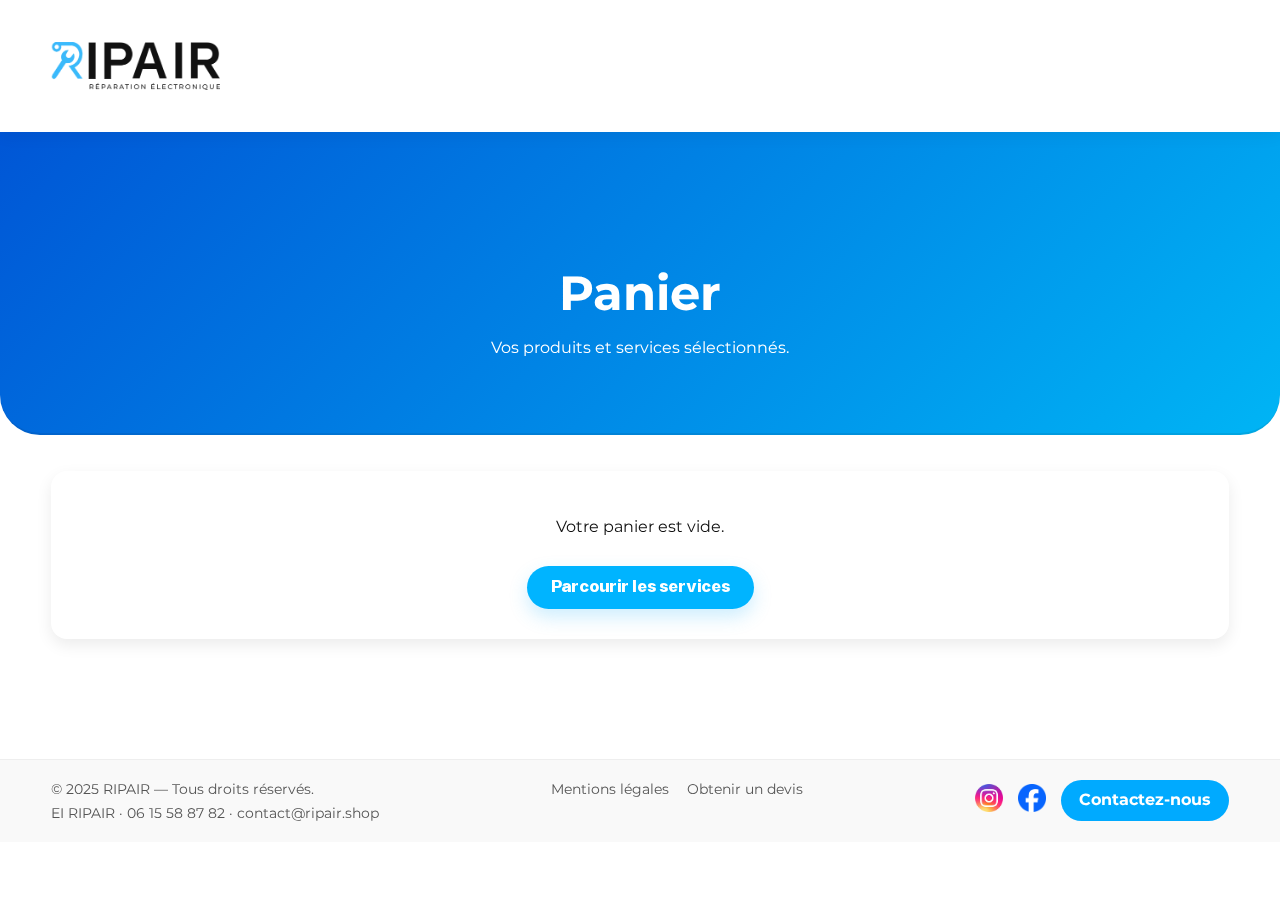
<file: panier.html>
﻿<!doctype html>
<html lang="fr">
<head>
  <meta charset="utf-8">
  <meta name="viewport" content="width=device-width, initial-scale=1">
  <title>Panier - RIPAIR</title>
  <link rel="preconnect" href="https://fonts.googleapis.com">
  <link rel="preconnect" href="https://fonts.gstatic.com" crossorigin>
  <link rel="stylesheet" href="assets/css/style.css">
  <script defer src="assets/js/script.js"></script>
</head>
<body>
<!-- NAV -->
<header class="navbar">
  <div class="nav-inner">
    <a class="navbar-logo" href="index.html">
      <img src="assets/img/logo.webp" alt="RIPAIR Logo">
    </a>
    <div class="navbar-actions">
      
      <!-- Hamburger -->
      <button class="icon-btn" aria-label="Ouvrir le menu" id="hamburger" onclick="toggleMenu()">
        <svg viewBox="0 0 24 24" width="24" height="24" stroke="#111" stroke-width="2" fill="none" stroke-linecap="round" stroke-linejoin="round">
          <line x1="3" y1="6" x2="21" y2="6"/>
          <line x1="3" y1="12" x2="21" y2="12"/>
          <line x1="3" y1="18" x2="21" y2="18"/>
        </svg>
      </button>

      <nav id="mobileMenu" class="mobile-menu">
        <a href="/index.html">Accueil - RIPAIR</a>
        <a href="/services.html">Services</a>
        <a href="/switch-picofly.html">Switch</a>
        <a href="/devis.html">Devis</a>
        <a href="/avis.html">Avis</a>
        <a href="/contact.html">Contact</a>
      </nav>

      <!-- Panier (désactivé)
      <a class="icon-btn" href="panier.html" aria-label="Panier">
        <svg viewBox="0 0 24 24" width="24" height="24" stroke="#111" stroke-width="2" fill="none" stroke-linecap="round" stroke-linejoin="round">
          <circle cx="9" cy="21" r="1"/>
          <circle cx="20" cy="21" r="1"/>
          <path d="M1 1h4l2.68 13.39a2 2 0 0 0 2 1.61h9.72a2 2 0 0 0 2-1.61L23 6H6"/>
        </svg>
      </a>
      -->

      <!-- Compte (désactivé)
      <a class="icon-btn" href="compte.html" aria-label="Compte">
        <svg viewBox="0 0 24 24" width="24" height="24" stroke="#111" stroke-width="2" fill="none" stroke-linecap="round" stroke-linejoin="round">
          <path d="M20 21v-2a4 4 0 0 0-4-4H8a4 4 0 0 0-4 4v2"/>
          <circle cx="12" cy="7" r="4"/>
        </svg>
      </a>
      -->

    </div>
  </div>
</header>


  <main>
    
<section class="page-hero">
  <div class="container">
    <h1>Panier</h1>
    <p>Vos produits et services sélectionnés.</p>
  </div>
</section>
<section class="container cart">
  <div class="cart-empty">
    <p>Votre panier est vide.</p>
    <a href="services.html" class="btn btn-primary">Parcourir les services</a>
  </div>
</section>

  </main>
  <!-- FOOTER -->
<footer class="footer">
  <div class="container footer-content">
    <div class="footer-left">
      <p>&copy; 2025 RIPAIR &mdash; Tous droits r&eacute;serv&eacute;s.</p>
      <p class="footer-meta">EI RIPAIR &middot; 06&nbsp;15&nbsp;58&nbsp;87&nbsp;82 &middot; contact@ripair.shop</p>
    </div>
    <div class="footer-links">
      <a href="mentions.html">Mentions l&eacute;gales</a>
      <a href="devis.html">Obtenir un devis</a>
    </div>
    <div class="footer-right">
      <a href="https://instagram.com/ripair.shop" target="_blank" rel="noopener">
        <img src="assets/img/instagram.webp" alt="Instagram" class="social-icon">
      </a>
      <a href="https://www.facebook.com/profile.php?id=61579654974480" target="_blank" rel="noopener">
        <img src="assets/img/facebook.webp" alt="Facebook" class="social-icon">
      </a>
      <a href="#" class="btn-contact" data-contact-modal>Contactez-nous</a>
    </div>
  </div>
</footer>
</body>
</html>
</file>
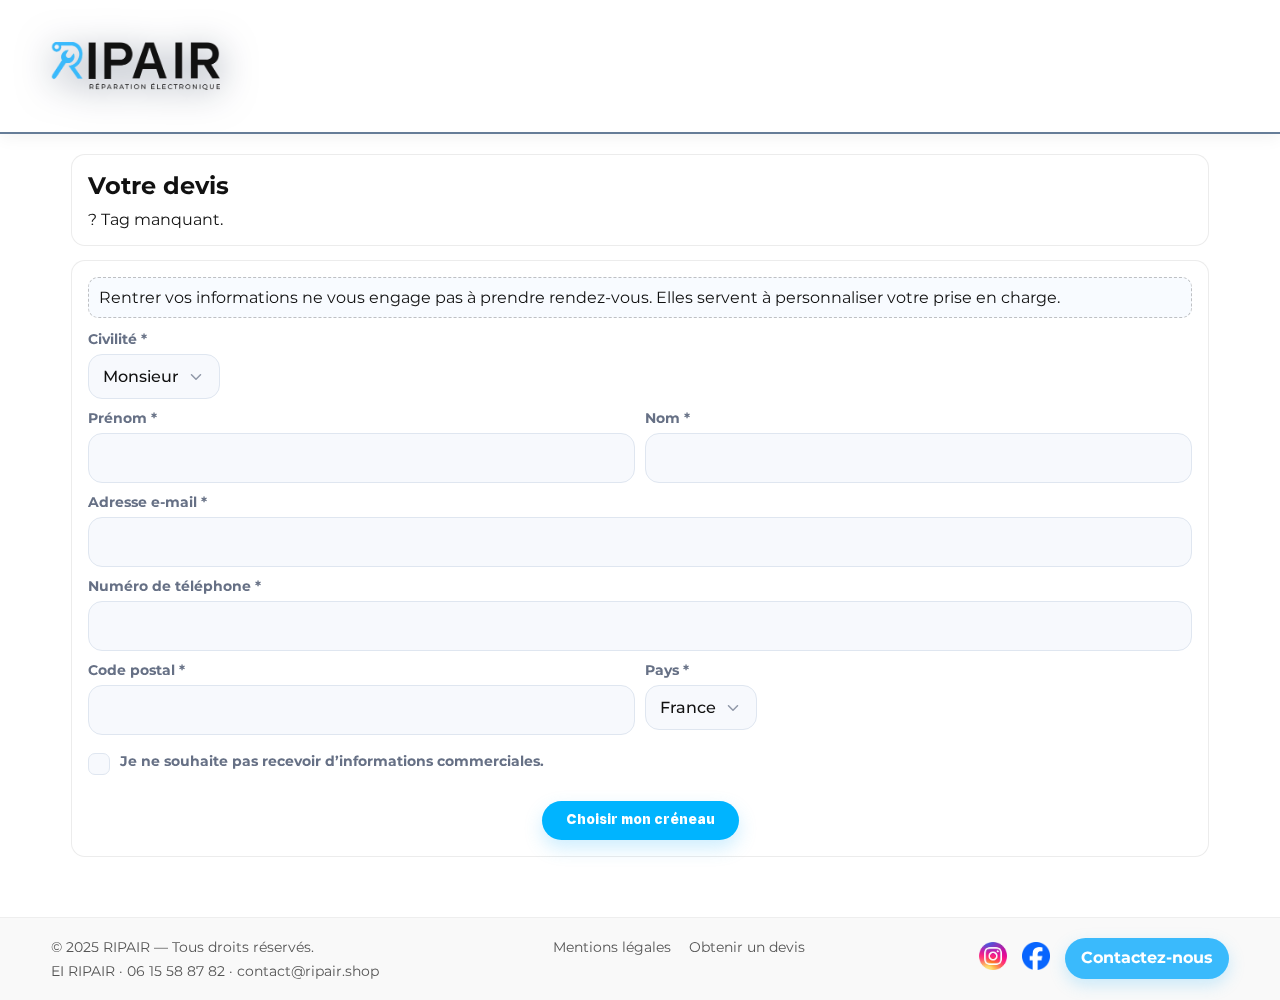
<file: rendezvous.html>
﻿<!doctype html>
<html lang="fr">
<head>
  <meta charset="utf-8" />
  <title>Prendre rendez-vous — RIPAIR</title>
  <meta name="viewport" content="width=device-width, initial-scale=1" />
  <!-- Styles globaux du site -->
  <link rel="stylesheet" href="/assets/css/critical.css">
  <link rel="preload" href="/assets/css/style.css" as="style">
  <link rel="stylesheet" href="/assets/css/style.css">
  <noscript><link rel="stylesheet" href="/assets/css/style.css"></noscript>
  <style>
    :root {
      --bg:#ffffff; --panel:#ffffff; --border:rgba(17,17,17,.08); --ink:#111111; --muted:#667085;
      --accent: var(--blue); --accent-ink:#ffffff; --field:#f7f9fd; --field-b:#dfe6f0; --ok:#16a34a; --err:#ef4444;
      --nav-h: 72px;
    }
    *{box-sizing:border-box}
    body{margin:0;background:var(--bg);color:var(--ink)}
    main.container{max-width:1200px;margin:0 auto;padding:20px;width:min(1200px,92%)}
    .card{background:var(--panel);border:1px solid var(--border);border-radius:14px;padding:16px}
    .muted{color:var(--muted);font-size:14px}
    .hint{border:1px dashed rgba(17,17,17,.25);padding:10px;border-radius:10px;background:#f8fbff;color:#111}
    /* Step 1 form */
    .grid{display:grid;gap:10px}
    .grid{display:grid;gap:10px}
    .row-2{display:grid; grid-template-columns:1fr 1fr; gap:10px}
    .row-3{display:grid; grid-template-columns:1fr 1fr 1fr; gap:10px}
    /* Allow full-width items inside grid rows when needed */
    .row-2 > .full, .row-3 > .full{ grid-column: 1 / -1 }
    /* Make a whole 2-col row behave as single-column */
    .row-2.single > *{ grid-column: 1 / -1 }
    label{font-size:14px;color:var(--muted);font-weight:600; display:block; margin-bottom:6px}
    select,input{width:100%;padding:14px;border-radius:14px;border:1px solid var(--field-b);background:var(--field);color:var(--ink);transition:border-color .15s ease, box-shadow .15s ease; font-family: inherit; font-size:16px; line-height:1.25; font-weight:500}
    input::placeholder{ color:#9aa7bd }
    select:hover,input:hover{ border-color: var(--blue) }
    select:focus,input:focus{ outline:none; border-color: var(--accent); box-shadow:0 0 0 3px rgba(58,186,252,.18) }
    /* Fancy select (cascade-style) */
    .fs-wrap{position:relative}
    .fs-wrap .fs-control{
      display:flex; align-items:center; gap:8px;
      background:var(--field); color:var(--ink);
      border:1px solid var(--field-b); border-radius:14px;
      padding:12px 14px; cursor:pointer;
      transition:border-color .15s ease, box-shadow .15s ease, background .15s ease;
      font-family: inherit; font-size:16px; font-weight:500;
    }
    .fs-wrap .fs-control:hover{ border-color: var(--blue); }
    .fs-wrap .fs-control:focus{ outline:none; border-color: var(--accent); box-shadow:0 0 0 3px rgba(58,186,252,.18); }
    .fs-wrap .fs-value{ flex:1; white-space:nowrap; overflow:hidden; text-overflow:ellipsis; }
    .fs-wrap .fs-chevron{ width:18px; height:18px; opacity:.7; color: var(--muted); }
    .fs-wrap .fs-menu{
      position:absolute; left:0; right:0; top:calc(100% + 8px); z-index:50;
      background:#ffffff; border:1px solid var(--border); border-radius:14px; box-shadow:0 14px 44px rgba(17,17,17,.12);
      display:none; padding:8px;
    }
    .fs-wrap.open .fs-menu{ display:block; }
    .fs-wrap .fs-list{ max-height:260px; overflow:auto; padding:4px; }
    .fs-item{ display:flex; align-items:center; gap:10px; padding:10px 12px; border-radius:10px; cursor:pointer; transition:background .15s ease; }
    .fs-item:hover{ background:rgba(58,186,252,.08); }
    .fs-item.active{ background:rgba(58,186,252,.12); outline:1px solid rgba(58,186,252,.25); }
    .fs-item .fs-label{ flex:1; font-family:inherit; font-size:15px; color:#111; }
    .fs-empty{ padding:10px 12px; color:var(--muted); }
    select.fs{ position:absolute !important; left:-9999px !important; width:1px; height:1px; clip:rect(0 0 0 0); clip-path:inset(50%); overflow:hidden; }
    .fs-wrap.disabled .fs-control{ opacity:.6; cursor:not-allowed; }
    .fs-wrap.valid .fs-control{ border-color:#34d399; box-shadow:0 0 0 3px rgba(52,211,153,.22); }
    .fs-wrap.invalid .fs-control{ border-color:#ef4444; box-shadow:0 0 0 3px rgba(239,68,68,.15); }
    /* Validation states (lighter green to match blue) */
    .is-valid{ border-color:#34d399 !important; box-shadow:0 0 0 3px rgba(52,211,153,.22) !important }
    .is-invalid{ border-color:#ef4444 !important; box-shadow:0 0 0 3px rgba(239,68,68,.15) !important }
    .bar{display:flex;gap:10px;justify-content:flex-end;margin-top:12px}
    .bar.center{justify-content:center}
    .btn{border:none;border-radius:28px;cursor:pointer;font-weight:700}
    .btn-ghost{background:var(--field);color:var(--ink);border:1px solid var(--field-b);padding:10px 14px}
    .btn-ghost:hover{border-color:var(--blue)}
    .btn-primary:disabled{opacity:.6;cursor:not-allowed}
    /* Slots grid */
    .weekbar{display:flex;align-items:center;justify-content:space-between;margin:6px 0 12px}
    .days{display:grid;gap:10px;grid-template-columns:repeat(7,1fr)}
    .day{background:#ffffff;border:1px solid var(--border);border-radius:12px;display:flex;flex-direction:column;min-height:260px;box-shadow:0 4px 12px rgba(17,17,17,.05)}
    .day header{background:#f4f7fc;border-bottom:1px solid var(--border);padding:10px;font-weight:600;font-size:13px;color:#111}
    .date{color:var(--muted);font-weight:400}
    .slots{padding:10px;display:grid;gap:8px}
    .slot{display:flex;justify-content:space-between;gap:8px;padding:10px 12px;border:1px solid var(--border);background:#ffffff;color:#111;border-radius:12px;cursor:pointer;font-size:14px;transition:border-color .15s ease, box-shadow .15s ease, transform .12s ease}
    .slot:hover{border-color: var(--blue); box-shadow:0 6px 16px rgba(58,186,252,.18); transform:translateY(-1px)}
    .slot.selected{border-color:var(--blue); box-shadow:0 0 0 3px rgba(58,186,252,.18); background:rgba(58,186,252,.06)}
    .slot.disabled{opacity:.5;border-color:var(--field-b);background:#f4f7fc;cursor:not-allowed; box-shadow:none; transform:none}
    .slot.disabled .badge{display:none}
    .badge{font-size:12px;padding:4px 8px;border-radius:999px;background:#ecf7ff;color:var(--blue);border:1px solid rgba(58,186,252,.35);font-weight:600}
    .hidden{display:none}
    @media (max-width:980px){.days{grid-template-columns:repeat(3,1fr)} .row-3{grid-template-columns:1fr}}
    @media (max-width:640px){.days{grid-template-columns:repeat(2,1fr)} .row-2{grid-template-columns:1fr}}
    .success{color:var(--ok)} .error{color:var(--err)}
    .mobile-progress{display:none}
    
    /* --- Quote (Votre devis) modern card --- */
    #quoteCard{ overflow:hidden }
    .q-grid{ display:grid; grid-template-columns: 1fr auto; gap:12px; align-items:center }
    .q-left{ display:grid; gap:6px }
    .q-row{ color:#111 }
    .q-row strong{ color:#111 }
    .q-muted{ color:var(--muted) }
    .q-right{ text-align:right }
    .q-amt{ font-size:22px; font-weight:800 }
    .q-pill{ display:inline-block; padding:6px 10px; border-radius:999px; background:#eef3f9; color:#111; border:1px solid var(--field-b); font-weight:600; font-size:13px }
    @media (max-width:640px){ .q-grid{ grid-template-columns:1fr; text-align:left } .q-right{ text-align:left } }
    /* --- Modal --- */
    .modal-backdrop{position:fixed;inset:0;background:rgba(0,0,0,.35);display:flex;align-items:center;justify-content:center;z-index:1200;padding:16px;opacity:0;pointer-events:none;transition:opacity .32s var(--ease);}
    .modal-backdrop.open{opacity:1;pointer-events:auto}
    .modal{position:absolute;left:50%;top:50%;transform:translate(-50%,-50%) scale(.9);width:min(540px,92vw);max-width:540px;background:rgba(255,255,255,.94);border-radius:34px;box-shadow:0 26px 70px rgba(11,24,43,.22),0 14px 36px rgba(58,186,252,.18);padding:28px 40px 26px;color:#111;display:grid;gap:18px;grid-auto-flow:row;opacity:0;transition:transform .32s var(--ease), opacity .32s var(--ease);text-align:left;border:1px solid rgba(255,255,255,.55);backdrop-filter:blur(18px)}
    .modal-backdrop.open .modal{transform:translate(-50%,-50%) scale(1);opacity:1}
    .modal h3{margin:0;font-size:24px;text-align:center}
    .modal .sub{color:#667085;margin:0;font-size:15px;text-align:center}
    .modal .note{margin-top:0;color:#9aa7bd;font-size:12px;text-align:center}
    .modal .row{display:flex;gap:12px;margin-top:6px;justify-content:center}
    .modal .btn{flex:1;border:none;border-radius:28px;padding:12px 16px;font-weight:700;cursor:pointer}
    .modal .btn-cancel{background:#eef3f9;color:#111;border:1px solid var(--field-b)}
    .modal .btn-ok{background:var(--blue);color:#fff;box-shadow:0 8px 18px rgba(58,186,252,.25)}
    .modal .btn:disabled{opacity:.6;cursor:not-allowed}

    /* ===== Checkbox moderne ===== */
    .chk{
      display:flex; gap:10px; align-items:flex-start; user-select:none; cursor:pointer;
      margin-top:6px;
    }
    .chk input{
      position:absolute; opacity:0; width:1px; height:1px; pointer-events:none;
    }
    .chk .box{
      position:relative; top:2px; width:22px; height:22px; flex:0 0 22px;
      border-radius:7px; background:var(--field); border:1px solid var(--field-b);
      box-shadow:inset 0 1px 0 rgba(255,255,255,.03);
      transition:border-color .15s ease, background .15s ease, box-shadow .15s ease, transform .06s ease;
    }
    .chk .lbl{ color:var(--muted); line-height:1.45 }
    .chk .box::after{
      content:''; position:absolute; left:50%; top:50%; width:14px; height:14px;
      transform:translate(-50%,-50%) scale(.7); opacity:0; transition:opacity .12s ease, transform .12s ease;
      background: url("data:image/svg+xml;utf8,<svg xmlns='http://www.w3.org/2000/svg' viewBox='0 0 24 24' fill='none' stroke='%23ffffff' stroke-width='3' stroke-linecap='round' stroke-linejoin='round'><polyline points='20 6 9 17 4 12'/></svg>") no-repeat center / 14px 14px;
    }
    .chk input:focus-visible + .box{
      border-color: var(--accent); box-shadow:0 0 0 3px rgba(58,186,252,.18);
    }
    .chk input:active + .box{ transform:scale(.98) }
    .chk input:checked + .box{
      background: var(--accent); border-color: var(--accent);
    }
    .chk input:checked + .box::after{ opacity:1; transform:translate(-50%,-50%) scale(1) }
    .chk input:disabled + .box{ opacity:.5; cursor:not-allowed }
    .chk input:disabled ~ .lbl{ opacity:.6; cursor:not-allowed }
/* --- Modal contact : version compacte (scopée) --- */
#contactModal{
  display:none; position:fixed; inset:0; z-index:1000;
  background: rgba(17,17,17,.35); backdrop-filter: blur(2px);
  justify-content:center; align-items:center; padding:16px;
}
#contactModal .modal-content{
  width:min(560px, calc(100% - 24px));
  background:#fff; border:1px solid var(--border);
  border-radius:18px; padding:22px 22px 18px;
  box-shadow:0 18px 50px rgba(17,17,17,.18);
}
#contactModal .modal-title{
  margin:4px 0 14px; text-align:center; font-size:28px; color:var(--blue);
}
#contactModal .close{
  position:absolute; right:18px; top:14px; cursor:pointer; font-size:22px; line-height:1;
  color:#98a4b6;
}

/* Lignes email/téléphone */
#contactModal .contact-item{
  display:flex; align-items:center; justify-content:space-between; gap:14px;
  background:#f7f9fd; border:1px solid var(--field-b); border-radius:14px;
  padding:12px 14px; margin:12px 0;
}
#contactModal .contact-item p{ margin:0; font-size:18px; color:var(--ink); }

/* Bouton compact */
#contactModal .btn-contact{
  width:auto; min-width:96px; flex:0 0 auto;
  padding:10px 16px; border:none; border-radius:999px;
  background:var(--blue); color:#fff; font-weight:700;
  box-shadow:0 6px 16px rgba(58,186,252,.25);
  transition:transform .06s ease, box-shadow .15s ease;
}
#contactModal .btn-contact:hover{ box-shadow:0 8px 18px rgba(58,186,252,.33); }
#contactModal .btn-contact:active{ transform:scale(.98); }

@media (max-width:420px){
  #contactModal .contact-item{ gap:10px; }
  #contactModal .contact-item p{ font-size:16px; }
  #contactModal .btn-contact{ min-width:84px; padding:9px 14px; }
}


@media (max-width:640px){
  main.container{padding:16px 12px;width:100%;max-width:none;}
  .card{padding:14px;}
  .hint{font-size:15px;}
  .bar{flex-direction:column;align-items:stretch;}
  .bar .btn{width:100%;}
  .weekbar{flex-direction:column;align-items:stretch;gap:12px;text-align:center;}
  .weekbar > *{width:100%;}
  .weekbar .muted{order:-1;margin:0;}
  .weekbar > div:last-child{display:flex;gap:8px;justify-content:space-between;order:1;}
  .weekbar #backBtn{order:2;}
  .weekbar > div:last-child .btn{flex:1;}
  .slot{flex-direction:column;align-items:center;gap:6px;text-align:center;}
  .slot .badge{margin-top:4px;}
  .navbar .nav-inner{padding:0 12px;}
  .footer-content{flex-direction:column;gap:16px;text-align:center;align-items:center;}
  .footer-right{justify-content:center;width:100%;gap:16px;}
  .footer-right .btn-contact{width:100%;}
  #contactModal .modal-content{width:min(100%,420px);margin:0 auto;padding:20px 18px;}
  #contactModal .contact-item{flex-direction:column;align-items:stretch;gap:10px;}
  #contactModal .btn-contact{width:100%;}
  .modal{width:94vw;padding:24px 18px;}
  .modal .row{flex-direction:column;}
  .modal .btn{width:100%;}
  .mobile-progress{display:grid;gap:6px;margin-bottom:14px;}
  .mobile-progress .step-label{font-size:14px;font-weight:700;color:var(--muted);letter-spacing:.04em;text-transform:uppercase;}
  .mobile-progress-bar{height:6px;border-radius:999px;background:rgba(58,186,252,.15);overflow:hidden;}
  .mobile-progress-bar .fill{display:block;height:100%;background:var(--blue);border-radius:inherit;transition:width .3s ease;}
  .mobile-progress[data-step="1"] .fill{width:50%;}
  .mobile-progress[data-step="2"] .fill{width:100%;}
  body.step2-mobile{overflow:hidden;}
  body.step2-mobile .navbar{opacity:0;pointer-events:none;visibility:hidden;}
  body.step2-mobile main.container{padding:0;width:100%;max-width:none;}
  body.step2-mobile #step1{display:none;}
  body.step2-mobile #step2{position:fixed;inset:0;margin:0;border-radius:0;border:none;box-shadow:none;display:flex;flex-direction:column;background:#ffffff;z-index:900;max-width:none;padding:24px 18px 0;min-height:100vh;}
  body.step2-mobile #step2 .mobile-progress{margin-bottom:18px;}
  body.step2-mobile #step2 .weekbar{padding:0;margin-bottom:16px;gap:12px;box-shadow:none;}
  body.step2-mobile #step2 .weekbar .btn-ghost{justify-content:center;}
  body.step2-mobile #step2 .days{flex:1;overflow-y:auto;padding-bottom:24px;margin:0;gap:14px;}
  body.step2-mobile #step2 .day{min-height:auto;}
  body.step2-mobile #step2 .slots{padding:12px 0 0;}
  body.step2-mobile #step2 .slot{font-size:15px;}
  body.step2-mobile #step2 .slot .badge{margin-top:6px;}
  body.step2-mobile footer{display:none;}
}
/* Lignes email/téléphone sur une même rangée */
.contact-item{
  display:flex; align-items:center; justify-content:space-between; gap:14px;
  background:#f7f9fd; border:1px solid var(--field-b); border-radius:14px;
  padding:12px 14px; margin:12px 0;
}
.contact-item p{ margin:0; font-size:18px; color:var(--ink); }

/* Bouton compact à droite (plus de 100% width) */
.btn-contact{
  width:auto; min-width:96px; flex:0 0 auto;
  padding:10px 16px; border:none; border-radius:999px;
  background:var(--blue); color:#fff; font-weight:700;
  box-shadow:0 6px 16px rgba(58,186,252,.25);
  transition:transform .06s ease, box-shadow .15s ease;
}
.btn-contact:hover{ box-shadow:0 8px 18px rgba(58,186,252,.33); }
.btn-contact:active{ transform:scale(.98); }

/* Petites largeurs : on garde l’alignement propre */
@media (max-width:420px){
  .contact-item{ gap:10px; }
  .contact-item p{ font-size:16px; }
  .btn-contact{ min-width:84px; padding:9px 14px; }
}
@media (max-width:640px){
  body.step2-mobile #step2 { display:flex; flex-direction:column; }
  body.step2-mobile #step2 .days{ display:none !important; }
  body.step2-mobile #step2 .m-daybar{ display:flex; gap:8px; overflow-x:auto; padding:0 2px 6px; position:sticky; top:0; background:#fff; z-index:5; scrollbar-width:none; -ms-overflow-style:none; }
  body.step2-mobile #step2 .m-daybar::-webkit-scrollbar{ display:none }
  body.step2-mobile #step2 .m-slots{ display:grid; grid-template-columns:1fr 1fr; gap:10px; padding-bottom:24px; overflow-y:auto; }
  body.step2-mobile #step2 .m-pill{
    flex:0 0 auto; border:1px solid var(--field-b); background:#f7f9fd; color:#111; border-radius:999px; padding:10px 12px; font-weight:700; font-size:14px; white-space:nowrap;
  }
  body.step2-mobile #step2 .m-pill.active{ background:rgba(58,186,252,.08); border-color:var(--blue); }
  body.step2-mobile #step2 .slot{ justify-content:center }
}
/* --- Fix modal mobile : largeur/hauteur sûres + wrap + scroll interne --- */
html, body { max-width:100%; overflow-x:hidden; } /* garde-fou global */

.modal, .modal *{
  min-width:0;
  word-break: break-word;
  overflow-wrap: anywhere;
  hyphens: auto;
}

@media (max-width:640px){
  .modal-backdrop{ padding:12px; } /* réduit le padding de l’overlay */
  .modal{
    position:fixed; left:50%; top:50%;
    transform:translate(-50%,-50%); /* centrage simple */
    width: min(520px, calc(100vw - 24px)); /* jamais > viewport */
    max-width: 100%;
    max-height: calc(100dvh - 24px);       /* jamais > hauteur utile */
    padding:18px 16px 16px;
    border-radius:20px;
    overflow: auto;                         /* scroll interne propre */
    overscroll-behavior: contain;
  }
  .modal h3{ font-size:20px; }
  .modal .sub{ font-size:14px; }
  .modal .note{ font-size:12px; }
  .modal .row{ flex-direction:column; gap:8px; }
  .modal .btn{ width:100%; }
}

  </style>
  <script defer src="/assets/js/script.js"></script>
</head>
<body>
<!-- NAV -->
<header class="navbar">
  <div class="nav-inner">
    <a class="navbar-logo" href="index.html">
      <img src="assets/img/logo.webp" alt="RIPAIR Logo">
    </a>
    <div class="navbar-actions">
      <button class="icon-btn" aria-label="Ouvrir le menu" id="hamburger" onclick="toggleMenu()">
        <svg viewBox="0 0 24 24" width="24" height="24" stroke="#111" stroke-width="2" fill="none" stroke-linecap="round" stroke-linejoin="round">
          <line x1="3" y1="6" x2="21" y2="6"/>
          <line x1="3" y1="12" x2="21" y2="12"/>
          <line x1="3" y1="18" x2="21" y2="18"/>
        </svg>
      </button>
      <nav id="mobileMenu" class="mobile-menu">
        <a href="/index.html">Accueil - RIPAIR</a>
        <a href="/services.html">Services</a>
        <a href="/switch-picofly.html">Switch</a>
        <a href="/devis.html">Devis</a>
        <a href="/avis.html">Avis</a>
        <a href="/contact.html">Contact</a>
      </nav>
    </div>
  </div>
</header>

<!-- Modal de confirmation -->
<div id="modalBackdrop" class="modal-backdrop" role="dialog" aria-modal="true" aria-labelledby="modalTitle">
  <div class="modal">
    <h3 id="modalTitle">Réservez ce créneau !</h3>
    <div id="modalWhen" class="sub">—</div>
    <p class="sub">Si vous changez d’avis sur le jour et/ou l’heure de votre rendez-vous, vous pourrez modifier votre créneau ultérieurement, selon nos disponibilités.</p>
    <div class="row">
      <button id="modalCancel" class="btn btn-cancel">Annuler</button>
      <button id="modalOk" class="btn btn-ok">Confirmer</button>
    </div>
    <p class="note">Ce créneau est indiqué à titre indicatif. Certaines réparations peuvent nécessiter un temps d’intervention plus long.</p>
  </div>
</div>

<main class="container">
  <!-- Devis -->
  <section class="card" id="quoteCard" style="margin-bottom:14px;">
    <h2 style="margin:0 0 10px 0;">Votre devis</h2>
    <div id="q_content">Chargement…</div>
  </section>

  <!-- ÉTAPE 1 : formulaire -->
  <section class="card" id="step1">
    <div class="mobile-progress" data-step="1">
      <span class="step-label">Étape 1 / 2</span>
      <span class="mobile-progress-bar"><span class="fill"></span></span>
    </div>
    <div class="hint" style="margin-bottom:12px">
      Rentrer vos informations ne vous engage pas à prendre rendez-vous. Elles servent à personnaliser votre prise en charge.
    </div>

    <form id="infoForm" class="grid" novalidate>
      <div class="row-3">
        <div class="full">
          <label for="civility">Civilité *</label>
          <select id="civility" name="civility" class="fs" required>
            <option value="Monsieur">Monsieur</option>
            <option value="Madame">Madame</option>
            <option value="Autre">Autre</option>
          </select>
        </div>
      </div>

      <div class="row-2">
        <div>
          <label for="first_name">Prénom *</label>
          <input id="first_name" name="first_name" required />
        </div>
        <div>
          <label for="last_name">Nom *</label>
          <input id="last_name" name="last_name" required />
        </div>
      </div>

      <div class="row-2 single">
        <div>
          <label for="email">Adresse e-mail *</label>
          <input id="email" type="email" name="email" required autocomplete="email" inputmode="email" pattern="[A-Za-z0-9._%+\-']+@[A-Za-z0-9.-]+\.[A-Za-z]{2,}" />
        </div>
        <div>
          <label for="phone">Numéro de téléphone *</label>
          <input id="phone" type="tel" name="phone" required />
        </div>
      </div>

      <div class="row-2">
        <div>
          <label for="zip">Code postal *</label>
          <input id="zip" name="zip" inputmode="numeric" pattern="\\d{4,5}" required />
        </div>
        <div>
          <label for="country">Pays *</label>
          <select id="country" name="country" class="fs" required>
            <option value="France" selected>France</option>
            <option value="Belgique">Belgique</option>
            <option value="Suisse">Suisse</option>
            <option value="Luxembourg">Luxembourg</option>
          </select>
        </div>
      </div>

      <!-- Checkbox moderne (à gauche, cliquable sur toute la ligne) -->
      <label class="chk">
        <input type="checkbox" id="optout" />
        <span class="box" aria-hidden="true"></span>
        <span class="lbl">Je ne souhaite pas recevoir d’informations commerciales.</span>
      </label>

      <!-- Bouton centré -->
      <div class="bar center">
        <button type="button" class="btn btn-primary" id="goSlotsBtn">Choisir mon créneau</button>
      </div>
    </form>
  </section>

  <!-- ÉTAPE 2 : créneaux -->
  <section class="card hidden" id="step2" style="margin-top:14px;" tabindex="-1">
    <div class="mobile-progress" data-step="2">
      <span class="step-label">Étape 2 / 2</span>
      <span class="mobile-progress-bar"><span class="fill"></span></span>
    </div>
    <div class="weekbar">
      <button class="btn btn-ghost" id="backBtn">
        <span aria-hidden="true" style="display:inline-block;margin-right:6px;">&larr;</span>
        <span>Modifier mes informations</span>
      </button>
      <div class="muted" id="rangeLabel">Semaine</div>
      <div>
        <button class="btn btn-ghost" id="prevBtn" aria-label="Semaine précédente">
          <span aria-hidden="true">&larr;</span>
        </button>
        <button class="btn btn-ghost" id="nextBtn" aria-label="Semaine suivante">
          <span aria-hidden="true">&rarr;</span>
        </button>
      </div>
    </div>
    <div id="mDaybar" class="m-daybar hidden"></div>
    <div id="mSlots" class="m-slots hidden"></div>
    <div class="days" id="daysGrid"></div>
    <div id="result" class="muted" style="margin-top:6px;"></div>
  </section>
</main>

<footer class="footer">
  <div class="container footer-content">
    <div class="footer-left">
      <p>&copy; 2025 RIPAIR &mdash; Tous droits r&eacute;serv&eacute;s.</p>
      <p class="footer-meta">EI RIPAIR &middot; 06&nbsp;15&nbsp;58&nbsp;87&nbsp;82 &middot; contact@ripair.shop</p>
    </div>
    <div class="footer-links">
      <a href="mentions.html">Mentions l&eacute;gales</a>
      <a href="devis.html">Obtenir un devis</a>
    </div>
    <div class="footer-right">
      <a href="https://instagram.com/ripair.shop" target="_blank" rel="noopener">
        <img src="assets/img/instagram.webp" alt="Instagram" class="social-icon">
      </a>
      <a href="https://www.facebook.com/profile.php?id=61579654974480" target="_blank" rel="noopener">
        <img src="assets/img/facebook.webp" alt="Facebook" class="social-icon">
      </a>
      <a href="#" class="btn-contact" data-contact-modal>Contactez-nous</a>
    </div>
  </div>
</footer>

<div id="contactModal" role="dialog" aria-hidden="true">
  <div class="modal-content">
    <span class="close">&times;</span>
    <h2 class="modal-title">Contactez-nous</h2>
    <div class="contact-item">
      <p>?? contact@ripair.shop</p>
      <button id="copyEmail" class="btn-contact">Copier</button>
    </div>
    <div class="contact-item">
      <p>?? 06&nbsp;15&nbsp;58&nbsp;87&nbsp;82</p>
      <button id="phoneAction" class="btn-contact"></button>
    </div>
  </div>
</div>

<div id="toast"></div>

<script>
(function(){
  // Détermine la base de l'API : si la page est ouverte depuis le système de fichiers
  // (protocole file:// ou origin null), alors utiliser le domaine ripair.shop
  // sinon utiliser le chemin relatif /api pour rester en même origine.
  const API = (location.protocol === 'file:' || location.origin === 'null')
    ? 'https://ripair.shop/api'
    : 'api';
  const CANCEL_URL_BASE = (location.protocol === 'file:' || location.origin === 'null')
    ? 'https://ripair.shop/api/cancel_appointment.php'
    : 'api/cancel_appointment.php';
  const params = new URLSearchParams(location.search);
  const tag = params.get('tag');
  // flag indiquant un devis avec plusieurs problèmes (multi)
  const multiFlag = params.get('multi');

  // --- UI refs
  const quoteBox = document.getElementById('q_content');
  const step1 = document.getElementById('step1');
  const step2 = document.getElementById('step2');
  const goSlotsBtn = document.getElementById('goSlotsBtn');
  const backBtn = document.getElementById('backBtn');
  const daysGrid = document.getElementById('daysGrid');
  const mDaybar = document.getElementById('mDaybar');
  const mSlots = document.getElementById('mSlots');
  let weekData = [];
  let mobileDayIndex = 0;

  const prevBtn = document.getElementById('prevBtn');
  const nextBtn = document.getElementById('nextBtn');
  const rangeLabel = document.getElementById('rangeLabel');
  const resultDiv = document.getElementById('result');
  const bodyEl = document.body;
  const mobileMq = window.matchMedia('(max-width: 640px)');

  function openStep2View(){
    if(mobileMq.matches){
      const alreadyMobile = bodyEl.classList.contains('step2-mobile');
      bodyEl.classList.add('step2-mobile');
      requestAnimationFrame(()=>{
        step2.focus({ preventScroll: true });
        if(!alreadyMobile){
          const scroller = step2.querySelector('.days');
          if(scroller){ scroller.scrollTop = 0; }
        }
      });
    } else {
      step2.scrollIntoView({ behavior: 'smooth', block: 'start' });
    }
  }
  function closeStep2View(){
    bodyEl.classList.remove('step2-mobile');
    if(mobileMq.matches){
      window.scrollTo({ top: 0, behavior: 'smooth' });
    } else {
      step1.scrollIntoView({ behavior: 'smooth', block: 'start' });
    }
  }
  const handleViewportSwitch = (e)=>{
    if(e.matches){
      if(!step2.classList.contains('hidden')){
        openStep2View();
      }
    } else {
      bodyEl.classList.remove('step2-mobile');
    }
  };
  if(mobileMq.addEventListener){
    mobileMq.addEventListener('change', handleViewportSwitch);
  } else if(mobileMq.addListener){
    mobileMq.addListener(handleViewportSwitch);
  }
  handleViewportSwitch(mobileMq);

  // Modal
  const modalBackdrop = document.getElementById('modalBackdrop');
  const modalWhen = document.getElementById('modalWhen');
  const modalCancel = document.getElementById('modalCancel');
  const modalOk = document.getElementById('modalOk');

  // Step 1 fields
  const civility = document.getElementById('civility');
  const firstName = document.getElementById('first_name');
  const lastName = document.getElementById('last_name');
  const email = document.getElementById('email');
  const phone = document.getElementById('phone');
  const zip = document.getElementById('zip');
  const country = document.getElementById('country');

  if(!window.FancySelect){
    (function(){
      function el(tag, cls, html){ var n=document.createElement(tag); if(cls) n.className=cls; if(html!=null) n.innerHTML=html; return n; }
      function chevronSVG(){ return '<svg viewBox="0 0 24 24" fill="none" stroke="currentColor" stroke-width="2" stroke-linecap="round" stroke-linejoin="round"><polyline points="6 9 12 15 18 9"/></svg>'; }

      function FancySelect(select){
        this.select = select;
        this.disabled = select.disabled;
        var wrap = this.wrap = el('div','fs-wrap'+(this.disabled?' disabled':''));
        select.parentNode.insertBefore(wrap, select);
        wrap.appendChild(select);

        var ctrl = this.ctrl = el('button','fs-control'); ctrl.type='button';
        this.valueEl = el('div','fs-value', this.selectedText());
        this.chevron = el('div','fs-chevron', chevronSVG());
        ctrl.appendChild(this.valueEl);
        ctrl.appendChild(this.chevron);
        wrap.appendChild(ctrl);

        this.menu = el('div','fs-menu');
        this.list = el('div','fs-list');
        this.menu.appendChild(this.list);
        wrap.appendChild(this.menu);

        this.buildItems();

        var self=this;
        ctrl.addEventListener('click', function(e){ e.preventDefault(); if(self.disabled) return; self.toggle(); });
        document.addEventListener('click', function(e){ if(!wrap.contains(e.target)) self.close(); });
        select.addEventListener('change', function(){ self.valueEl.textContent = self.selectedText(); self.buildItems(); });
        select.addEventListener('focus', function(){ ctrl.focus(); });

        select._fs = this;
      }

      FancySelect.prototype.selectedText = function(){
        var opt = this.select.options[this.select.selectedIndex];
        return opt ? opt.text : 'Choisir…';
      };

      FancySelect.prototype.buildItems = function(){
        var self=this; this.list.innerHTML='';
        var opts = this.select.options;
        if(!opts || !opts.length){ this.list.appendChild(el('div','fs-empty','Aucune option')); return; }
        for(var i=0;i<opts.length;i++){
          var o = opts[i]; if(!o.value && o.value!=="0") continue;
          var item = el('div','fs-item');
          item.innerHTML = '<span class="fs-label">'+o.text+'</span>';
          item.dataset.value = o.value;
          item.addEventListener('click', function(){ self.choose(this.dataset.value); });
          this.list.appendChild(item);
        }
        this.markActive();
      };

      FancySelect.prototype.markActive = function(){
        var value = this.select.value;
        Array.prototype.forEach.call(this.list.children, function(node){
          if(node.classList) node.classList.toggle('active', node.dataset.value === value);
        });
      };

      FancySelect.prototype.choose = function(value){
        this.select.value = value;
        this.valueEl.textContent = this.selectedText();
        this.markActive();
        this.close();
        var evt = new Event('change', { bubbles:true });
        this.select.dispatchEvent(evt);
      };

      FancySelect.prototype.toggle = function(){ this.wrap.classList.toggle('open'); };
      FancySelect.prototype.open = function(){ this.wrap.classList.add('open'); };
      FancySelect.prototype.close = function(){ this.wrap.classList.remove('open'); };
      FancySelect.prototype.setDisabled = function(dis){ this.disabled = !!dis; this.wrap.classList.toggle('disabled', this.disabled); };
      FancySelect.prototype.setState = function(state){ this.wrap.classList.remove('valid','invalid'); if(state==='valid') this.wrap.classList.add('valid'); else if(state==='invalid') this.wrap.classList.add('invalid'); };

      FancySelect.upgradeAll = function(){
        document.querySelectorAll('select.fs').forEach(function(sel){
          if(!sel._fs) new FancySelect(sel);
          else sel._fs.buildItems();
        });
      };

      window.FancySelect = FancySelect;
    })();
  }

  if(window.FancySelect){ window.FancySelect.upgradeAll(); }

  // --- validation helpers
  function validateEmailDeep(v){
    if(!v) return { ok:false, reason:'empty' };
    const s = String(v).trim();
    // basic syntax check
    const basic = /^[A-Z0-9._%+\-']+@[A-Z0-9.-]+\.[A-Z]{2,}$/i.test(s);
    if(!basic) return { ok:false, reason:'syntax' };
    const [local, domain] = s.split('@');
    // no consecutive dots, no leading/trailing dot in local
    if(/\.\./.test(local) || local.startsWith('.') || local.endsWith('.')) return { ok:false, reason:'local_dots' };
    // domain rules
    if(domain.indexOf('.') < 0) return { ok:false, reason:'no_tld' };
    if(domain.length > 255) return { ok:false, reason:'domain_len' };
    const labels = domain.split('.');
    if(labels.some(l => !l || l.length>63 || l.startsWith('-') || l.endsWith('-'))) return { ok:false, reason:'label' };
    const tld = labels[labels.length-1];
    if(!/^[A-Za-z]{2,24}$/.test(tld)) return { ok:false, reason:'tld' };
    // obvious disposable/placeholder domains
    const blocked = new Set(['mailinator.com','yopmail.com','10minutemail.com','guerrillamail.com','trashmail.com','sharklasers.com','temp-mail.org','tempmail.dev','maildrop.cc','fakeinbox.com','dispostable.com','example.com','test.com','invalid','localhost']);
    if(blocked.has(domain.toLowerCase())) return { ok:false, reason:'disposable' };
    // common typo domains -> flag as invalid (suggestion in title)
    const typos = {
      'gamil.com':'gmail.com','gmial.com':'gmail.com','gmai.com':'gmail.com','gmail.co':'gmail.com','gnail.com':'gmail.com',
      'hotmial.com':'hotmail.com','hotamil.com':'hotmail.com','hotmal.com':'hotmail.com','hotmail.co':'hotmail.com',
      'yaho.com':'yahoo.com','yhoo.com':'yahoo.com',
      'outlok.com':'outlook.com','outllok.com':'outlook.com',
      'icloud.co':'icloud.com','icloud.con':'icloud.com',
      'protonmail.co':'protonmail.com'
    };
    const dl = domain.toLowerCase();
    if(typos[dl]) return { ok:false, reason:'typo', suggestion: typos[dl] };
    return { ok:true };
  }
  function validatePhone(v){
    if(!v) return false; const digits=(String(v).match(/\d/g)||[]).length; return digits>=9 && digits<=14;
  }
  function validateZip(v){ return /^\d{4,5}$/.test(String(v).trim()); }
  function nonEmpty(v){ return String(v||'').trim().length>0; }
  function mark(el, ok){
    if(!el) return;
    el.classList.remove('is-valid','is-invalid');
    if(!nonEmpty(el.value)){
      if(el._fs){ el._fs.setState(null); }
      return;
    }
    el.classList.add(ok ? 'is-valid' : 'is-invalid');
    if(el._fs){ el._fs.setState(ok ? 'valid' : 'invalid'); }
  }
  function wireValidation(){
    firstName.addEventListener('blur', ()=>mark(firstName, nonEmpty(firstName.value)));
    lastName.addEventListener('blur', ()=>mark(lastName, nonEmpty(lastName.value)));
    email.addEventListener('blur', ()=>{
      const res = validateEmailDeep(email.value);
      const builtin = email.checkValidity();
      const ok = builtin && res.ok;
      mark(email, ok);
      if(!ok && res.suggestion){ email.title = 'Vouliez-vous dire ' + email.value.replace(/@.*/, '@'+res.suggestion) + ' ?'; }
      else { email.title = ''; }
    });
    // live feedback: mark invalid if it obviously can't be valid yet
    email.addEventListener('input', ()=>{
      email.classList.remove('is-valid','is-invalid');
      email.title = '';
    });
    phone.addEventListener('blur', ()=>mark(phone, validatePhone(phone.value)));
    zip.addEventListener('blur', ()=>mark(zip, validateZip(zip.value)));
    civility.addEventListener('change', ()=>mark(civility, nonEmpty(civility.value)));
    country.addEventListener('change', ()=>mark(country, nonEmpty(country.value)));
    [firstName,lastName,email,phone,zip].forEach(el=>{
      el.addEventListener('input', ()=>{ el.classList.remove('is-valid','is-invalid'); });
    });
  }
  wireValidation();
  function validateAll(){
    const ok = [
      nonEmpty(firstName.value),
      nonEmpty(lastName.value),
      (email.checkValidity() && validateEmailDeep(email.value).ok),
      validatePhone(phone.value),
      validateZip(zip.value),
      nonEmpty(civility.value),
      nonEmpty(country.value)
    ];
    mark(firstName, ok[0]); mark(lastName, ok[1]); mark(email, ok[2]); mark(phone, ok[3]); mark(zip, ok[4]); mark(civility, ok[5]); mark(country, ok[6]);
    return ok.every(Boolean);
  }

  // --- state
  let quote = null;
  let durationMin = 0;
  let serviceLabel = '';
  let selectedStart = null;
  let selectedDiscount = 0;
  let pendingDiscount = 0;
  let startDate = new Date(); // semaine affichée
  let pendingStart = null;    // pour la modal

  // --- utils
  const fmtDate = d => d.toISOString().slice(0,10);
  const addDays = (d,n)=>{const x=new Date(d);x.setDate(x.getDate()+n);return x;}
  const frDay = d => d.toLocaleDateString('fr-FR',{weekday:'long'});
  const frDM  = d => d.toLocaleDateString('fr-FR',{day:'2-digit',month:'short'}).replace('.','');
  const fmtFullFR = (iso) => {
    const dt = new Date(iso.replace(' ', 'T'));
    return dt.toLocaleString('fr-FR', {
      weekday:'long', year:'numeric', month:'long', day:'2-digit',
      hour:'2-digit', minute:'2-digit'
    }).replace(',', ' à');
  };
  function parseDurationToMin(s){
    if(!s) return 0;
    const str = String(s).toLowerCase().replace(/\\s|~|approx\\.?/g,'');
    let m=0; const h=str.match(/(\\d+)\\s*h/); const mn=str.match(/(\\d+)\\s*m/);
    if(h) m+=parseInt(h[1],10)*60; if(mn) m+=parseInt(mn[1],10);
    if(!h && !mn && /^\\d+$/.test(str)) m=parseInt(str,10);
    return m;
  }

  // --- 1) Devis
  async function loadQuote(){
    if(!tag){ quoteBox.textContent = '? Tag manquant.'; return; }
    const r = await fetch(API + '/get_quote.php?tag=' + encodeURIComponent(tag));
    const t = await r.text();
    let j; try{ j=JSON.parse(t);}catch(e){ console.error('get_quote non-JSON:', t); return; }
    if(!j.success){ quoteBox.textContent='?? Devis introuvable.'; return; }
    quote = j.data;
    // Si multiFlag est présent, récupérer les données agrégées stockées en session
    if (multiFlag) {
      try {
        const m = JSON.parse(sessionStorage.getItem('ripairMulti') || 'null');
        if (m && typeof m === 'object') {
          // Remplacer problème, prix et durée par les valeurs agrégées
          if (m.problems) quote.problem = m.problems;
          if (m.price != null && !isNaN(Number(m.price))) quote.price = Number(m.price);
          if (m.duration) {
            quote.duration = m.duration;
          }
          // Remplacer duration_min par la valeur calculée si disponible
          if (m.durationMin != null) {
            const dm = parseFloat(m.durationMin);
            if (!isNaN(dm) && dm > 0) {
              quote.duration_min = Math.round(dm);
            }
          } else if (m.duration) {
            // recalculer à partir de la chaîne si durationMin absent
            const durMin = parseDurationToMin(m.duration);
            if (durMin > 0) quote.duration_min = durMin;
          }
        }
      } catch(e) {
        console.warn('Failed to read multi quote from sessionStorage', e);
      }
    }

    serviceLabel = (quote.brand||'') + ' ' + (quote.model||'') + ' — ' + (quote.problem||'');
    durationMin  = (quote.duration_min ? parseInt(quote.duration_min,10) : 0)
                   || parseDurationToMin(quote.duration) || 60;

    quoteBox.innerHTML =
      '<div class="q-grid">' +
        '<div class="q-left">' +
          '<div class="q-row"><span class="q-muted">Appareil</span> : <strong>' + (quote.category + ' ' + quote.brand + ' ' + quote.model) + '</strong></div>' +
          '<div class="q-row"><span class="q-muted">Problème</span> : <strong>' + quote.problem + '</strong></div>' +
        '</div>' +
        '<div class="q-right">' +
          '<div class="q-amt">' + (Number(quote.price)||0).toLocaleString('fr-FR',{style:'currency',currency:'EUR'}) + '</div>' +
          '<div class="q-pill">~ ' + durationMin + ' min</div>' +
        '</div>' +
      '</div>';
  }

  // --- 2) Passage à l’étape créneaux
  goSlotsBtn.addEventListener('click', function(){
    if(!validateAll()){
      alert('Merci de vérifier vos informations.');
      return;
    }
    step1.classList.add('hidden');
    step2.classList.remove('hidden');
    openStep2View();
    loadWeek().catch(console.error);
  });
  backBtn.addEventListener('click', function(){
    step2.classList.add('hidden');
    step1.classList.remove('hidden');
    closeStep2View();
  });
  document.addEventListener('keydown', function(evt){
    if(evt.key === 'Escape' && !step2.classList.contains('hidden')){
      backBtn.click();
    }
  });

  // --- 3) Slots
  async function loadWeek(){
    // Construire l'URL correctement selon l'environnement. En file://, location.origin vaut "null",
    // ce qui cassait la construction d'URL. On se base sur API : si API commence par http, utiliser
    // directement cette valeur comme base, sinon préfixer avec location.origin.
    const base = API.startsWith('http') ? API : (location.origin + '/' + API);
    const url = new URL(base + '/slots.php');
    url.searchParams.set('start', fmtDate(startDate));
    url.searchParams.set('days', '7');
    url.searchParams.set('duration_min', String(durationMin));
    url.searchParams.set('lead_min', '180');
    url.searchParams.set('show_taken', '1'); // renvoyer aussi les indispo

    const r = await fetch(url.toString());
    const t = await r.text();
    let j; try{ j=JSON.parse(t);}catch(e){ console.error('slots non-JSON:', t); return; }
    if(!j.success){ resultDiv.textContent='Erreur lors du chargement des créneaux.'; return; }

    // Si on est sur mobile, déterminer le premier jour avec au moins un créneau disponible afin
    // d'éviter d'afficher une journée vide. On recherche un jour ayant au moins un slot avec
    // available !== false ; à défaut, on garde l'index 0.
    const days = j.data;
    if (mobileMq && mobileMq.matches && Array.isArray(days)) {
      let foundIndex = 0;
      for (let i = 0; i < days.length; i++) {
        const d = days[i];
        if (d && Array.isArray(d.slots) && d.slots.some(s => s.available !== false)) {
          foundIndex = i;
          break;
        }
      }
      mobileDayIndex = foundIndex;
    }
    renderDays(days);
    const end = addDays(startDate,6);
    rangeLabel.textContent = frDay(startDate) + ' ' + frDM(startDate) + ' au ' + frDay(end) + ' ' + frDM(end);
  }

function renderDays(days){
  weekData = days || [];
  selectedStart = null;
  selectedDiscount = 0;
  pendingDiscount = 0;
  if(mobileMq.matches){
    renderDaysMobile();
  }else{
    renderDaysDesktop();
  }
}

function renderDaysDesktop(){
  mDaybar.classList.add('hidden');
  mSlots.classList.add('hidden');
  daysGrid.innerHTML = '';
  weekData.forEach(function(day){
    const col = document.createElement('div'); col.className='day';
    const d = new Date(day.date+'T00:00:00');
    const h = document.createElement('header');
    h.innerHTML = frDay(d) + '<div class="date">' + frDM(d) + '</div>';
    col.appendChild(h);
    const wrap = document.createElement('div'); wrap.className='slots';
    if(!day.slots || !day.slots.length){
      const p = document.createElement('div'); p.className='muted'; p.textContent="Plus de créneaux disponibles aujourd'hui";
      wrap.appendChild(p);
    }else{
      day.slots.forEach(function(s){
        const btn=document.createElement('button'); btn.type='button'; btn.className='slot';
        btn.innerHTML='<span>' + s.time + '</span>' + (s.discount>0?'<span class="badge">-' + s.discount + '%</span>':'');
        if (s.available === false) {
          btn.classList.add('disabled'); btn.disabled = true;
        } else {
          btn.addEventListener('click', function(evt){
            evt.preventDefault();
            daysGrid.querySelectorAll('.slot').forEach(function(x){ x.classList.remove('selected'); });
            btn.classList.add('selected');
            selectedStart = s.start;
            selectedDiscount = Number(s.discount) || 0;
            pendingDiscount = selectedDiscount;
            openModalFor(s.start);
          });
        }
        wrap.appendChild(btn);
      });
    }
    col.appendChild(wrap);
    daysGrid.appendChild(col);
  });
}

function renderDaysMobile(){
  daysGrid.innerHTML = '';
  mDaybar.classList.remove('hidden');
  mSlots.classList.remove('hidden');
  mDaybar.innerHTML = '';
  weekData.forEach(function(day, idx){
    const d = new Date(day.date+'T00:00:00');
    const pill = document.createElement('button');
    pill.type='button';
    pill.className='m-pill' + (idx===mobileDayIndex?' active':'');
    pill.textContent = frDay(d).charAt(0).toUpperCase()+frDay(d).slice(1)+' · '+frDM(d);
    pill.addEventListener('click', function(){
      mobileDayIndex = idx;
      renderDaysMobile();
    });
    mDaybar.appendChild(pill);
  });
  Array.from(mDaybar.children).forEach(function(el, i){
    el.classList.toggle('active', i===mobileDayIndex);
  });
  mSlots.innerHTML = '';
  const day = weekData[mobileDayIndex];
  if(!day || !day.slots || !day.slots.length){
    const p = document.createElement('div'); p.className='muted'; p.textContent="Plus de créneaux disponibles aujourd'hui";
    mSlots.appendChild(p);
  }else{
    day.slots.forEach(function(s){
      const btn=document.createElement('button'); btn.type='button'; btn.className='slot';
      btn.innerHTML='<span>' + s.time + '</span>' + (s.discount>0?'<span class="badge">-' + s.discount + '%</span>':'');
      if (s.available === false) {
        btn.classList.add('disabled'); btn.disabled = true;
      } else {
        btn.addEventListener('click', function(evt){
          evt.preventDefault();
          mSlots.querySelectorAll('.slot').forEach(function(x){ x.classList.remove('selected'); });
          btn.classList.add('selected');
          selectedStart = s.start;
          selectedDiscount = Number(s.discount) || 0;
          pendingDiscount = selectedDiscount;
          openModalFor(s.start);
        });
      }
      mSlots.appendChild(btn);
    });
  }
}


  prevBtn.addEventListener('click', function(){ startDate = addDays(startDate,-7); loadWeek().catch(console.error); });
  nextBtn.addEventListener('click', function(){ startDate = addDays(startDate, 7); loadWeek().catch(console.error); });

  // --- 4) Modal
  function openModalFor(startISO){
    pendingStart = startISO;
    pendingDiscount = selectedDiscount || 0;
    modalWhen.textContent = fmtFullFR(startISO);
    modalBackdrop.classList.add('open');
  }
  function closeModal(){
    modalBackdrop.classList.remove('open');
    pendingStart = null;
    pendingDiscount = 0;
  }
  modalBackdrop.addEventListener('click', function(e){ if(e.target===modalBackdrop) closeModal(); });
  modalCancel.addEventListener('click', closeModal);

  modalOk.addEventListener('click', async function(){
    if(!pendingStart) return;
    const fullName = civility.value + ' ' + firstName.value.trim() + ' ' + lastName.value.trim();
    const discountPct = Number(pendingDiscount) || 0;

    const fd = new FormData();
    fd.set('name', fullName);
    fd.set('email', email.value.trim());
    fd.set('phone', phone.value.trim());
    fd.set('service_label', serviceLabel);
    fd.set('duration_min', String(durationMin));
    fd.set('start_datetime', pendingStart);

    modalOk.disabled = true;
    try{
      const r = await fetch(API + '/book.php', { method:'POST', body: fd });
      const t = await r.text();
      const j = JSON.parse(t);
      if (j.success) {
      const cancelToken = typeof j.cancel_token === 'string' ? j.cancel_token : '';
      const cancelExpiry = typeof j.cancel_token_expires_at === 'string' ? j.cancel_token_expires_at : '';
      let cancelUrl = typeof j.cancel_url === 'string' ? j.cancel_url.trim() : '';
      if (!cancelUrl && cancelToken) {
        const sep = CANCEL_URL_BASE.includes('?') ? '&' : '?';
        cancelUrl = `${CANCEL_URL_BASE}${sep}token=${encodeURIComponent(cancelToken)}`;
      }
      const canCancel = !!cancelToken && !!cancelUrl;
      // Construire le payload pour la page de confirmation
      const payload = {
        name: fullName,
        email: email.value.trim(),
        phone: phone.value.trim(),
        brand:  (quote && quote.brand)  || '',
        model:  (quote && quote.model)  || '',
        problem:(quote && quote.problem)|| '',
        device: (((quote && quote.brand) || '') + ' ' + ((quote && quote.model) || '')).trim(),
        price:  Number((quote && quote.price) || 0),
        discount: discountPct,
        bonus: 0,         // mets ici un éventuel bonus € si tu en appliques
        store:   'RIPAIR — Cestas',          // magasin de Cestas
        address: '12 Chemin de Guitayne, 33610, Cestas', // adresse correcte
        start_datetime: pendingStart,
        cancel_token: cancelToken,
        cancel_token_expires_at: cancelExpiry,
        cancel_url: cancelUrl,
        can_cancel: canCancel
      };

      // Ajouter les détails et la durée agrégée si disponibles
      try {
        const multiData = JSON.parse(sessionStorage.getItem('ripairMulti') || 'null');
        if (multiData && typeof multiData === 'object') {
          if (Array.isArray(multiData.details)) {
            payload.details = multiData.details;
          }
          if (multiData.durationMin != null && !isNaN(Number(multiData.durationMin))) {
            payload.duration_min = Number(multiData.durationMin);
          }
        }
      } catch(e) {
        console.warn('unable to read ripairMulti for payload', e);
      }

      // 1) sauvegarder pour confirmation.html (fallback si tu ne passes pas tout en query)
      if (!payload.phone || !/\d/.test(payload.phone)) {
        payload.phone = phone.value.trim();
      }
      localStorage.setItem('ripair_last_booking', JSON.stringify(payload));

      // 1bis) envoyer l'email de confirmation via notre API. On déclenche sans bloquer le flux.
      // Utiliser la même base API que pour les autres requêtes afin de fonctionner en mode file:// sur mobile
      try {
        fetch(API + '/send_confirmation.php', {
          method: 'POST',
          headers: { 'Content-Type': 'application/json' },
          body: JSON.stringify(payload)
        });
      } catch(ex) {
        console.error('send_confirmation error', ex);
      }

      // 2) (optionnel) passer l’essentiel en query pour rendre la page partageable
      const qs = new URLSearchParams({
        name: payload.name,
        start: payload.start_datetime,
        brand: payload.brand,
        model: payload.model,
        problem: payload.problem,
        price: String(payload.price),
        discount: String(payload.discount),
        store: payload.store,
        address: payload.address
      }).toString();

      // redirection vers la page de confirmation
      location.href = 'confirmation.html?' + qs;
      return; // on stoppe ici (pas besoin de recharger les créneaux)
    } else {
        resultDiv.innerHTML = '<span class="error">? ' + (j.error || 'Erreur inconnue') + '</span>';
        if (j.error === 'slot_taken') await loadWeek();
      }
    } catch(e){
      console.error('book error', e);
      resultDiv.innerHTML = '<span class="error">Erreur serveur.</span>';
    } finally {
      modalOk.disabled = false;
    }
  });

  // --- init
  loadQuote().catch(console.error);
})();
</script>
<script>
(function(){
  const modal = document.getElementById('contactModal');
  const triggers = document.querySelectorAll('[data-contact-modal]');
  const toast = document.getElementById('toast');
  if(!modal || !toast) return;

  const closeBtn = modal.querySelector('.close');
  const copyEmailBtn = document.getElementById('copyEmail');
  const phoneAction = document.getElementById('phoneAction');
  const phoneNumber = '0615588782';

  function showToast(message){
    toast.textContent = message;
    toast.className = 'show';
    setTimeout(()=>{ toast.className = toast.className.replace('show',''); }, 2000);
  }

  function copyToClipboard(text){
    if(!navigator.clipboard){ showToast('Copie non supportée'); return; }
    navigator.clipboard.writeText(text).then(()=> showToast('?? Copié : ' + text));
  }

  if(triggers.length){
    const openModal = (e)=>{ e.preventDefault(); modal.style.display = 'flex'; };
    triggers.forEach(btn => btn.addEventListener('click', openModal));
  }
  if(closeBtn){ closeBtn.addEventListener('click', ()=> modal.style.display = 'none'); }
  window.addEventListener('click', (e)=>{ if(e.target === modal) modal.style.display = 'none'; });

  if(copyEmailBtn){
    copyEmailBtn.addEventListener('click', (e)=>{ e.preventDefault(); copyToClipboard('contact@ripair.shop'); });
  }

  if(phoneAction){
    if(/Mobi|Android/i.test(navigator.userAgent)){
      phoneAction.textContent = 'Appeler';
      phoneAction.addEventListener('click', (e)=>{ e.preventDefault(); window.location.href = 'tel:' + phoneNumber; });
    } else {
      phoneAction.textContent = 'Copier';
      phoneAction.addEventListener('click', (e)=>{ e.preventDefault(); copyToClipboard(phoneNumber); });
    }
  }
})();

</script>
</body>
</html>
</file>
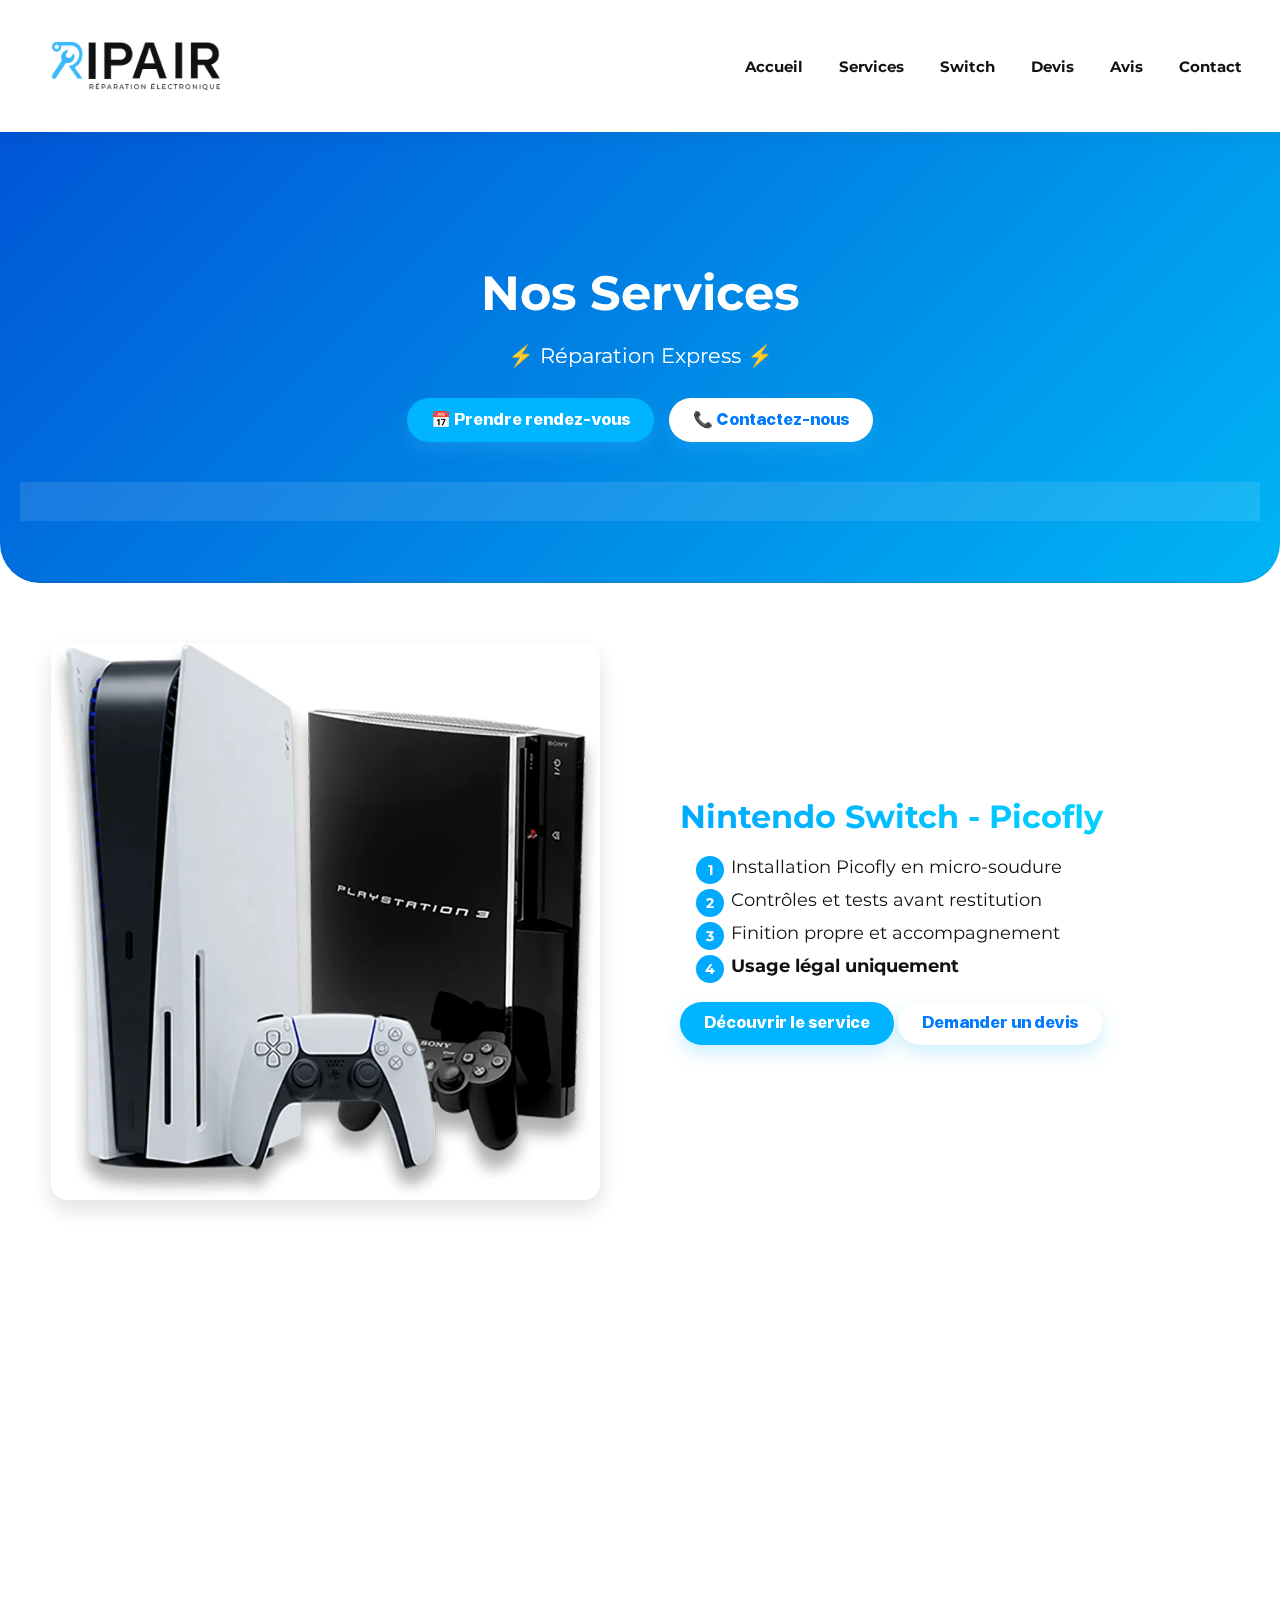
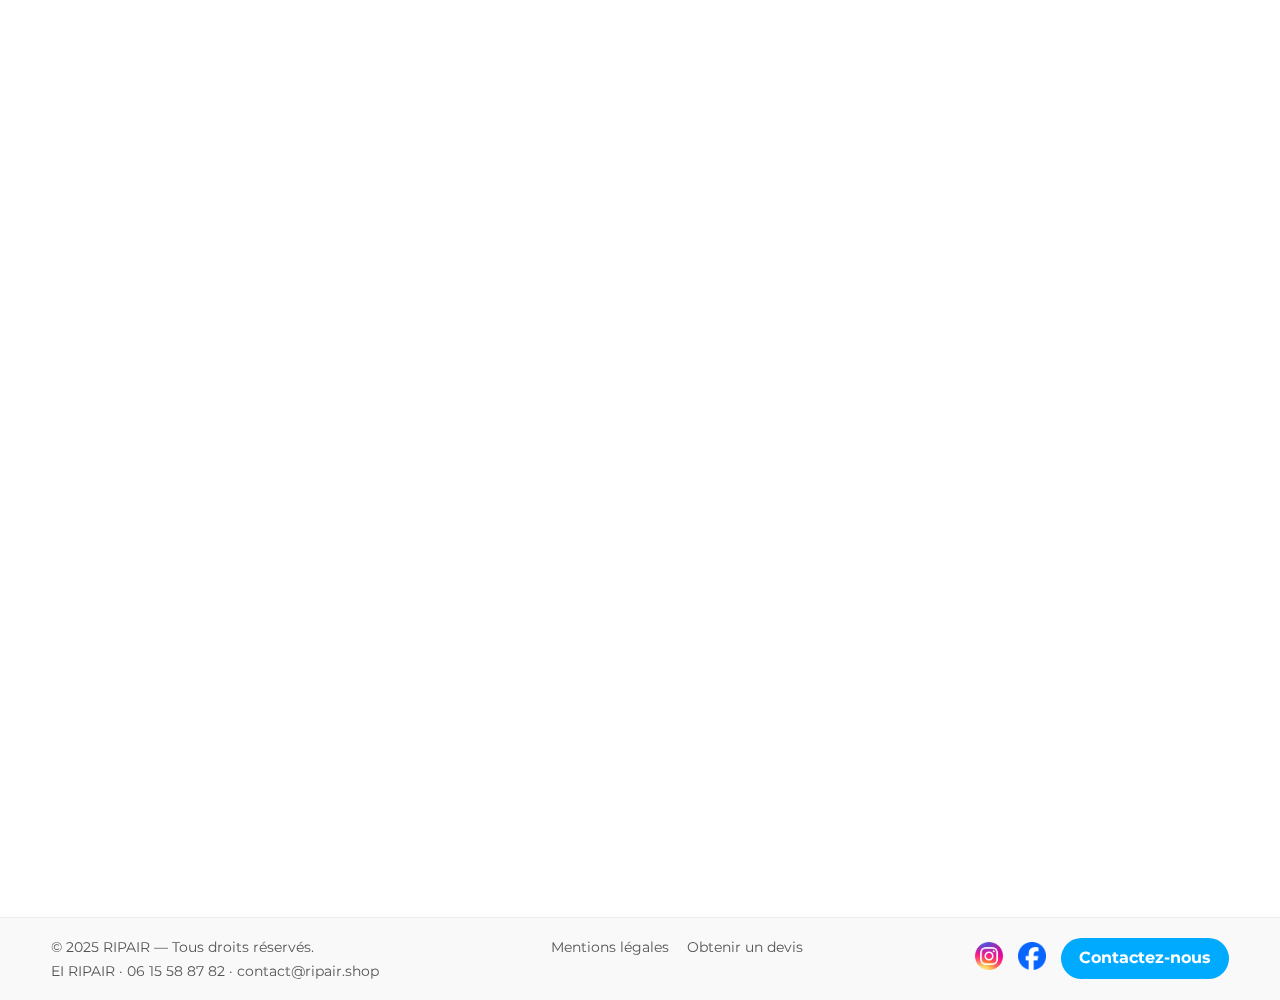
<file: services.html>
﻿<!doctype html>
<html lang="fr">
<head>
  <meta charset="utf-8">
  <meta name="viewport" content="width=device-width, initial-scale=1">
  <title>Services - RIPAIR</title>
  <link rel="preconnect" href="https://fonts.googleapis.com">
  <link rel="preconnect" href="https://fonts.gstatic.com" crossorigin>
  <link rel="stylesheet" href="assets/css/style.css">
  <script defer src="assets/js/script.js"></script>
</head>
<body>
<!-- NAV -->
<header class="navbar">
  <div class="nav-inner">
    <a class="navbar-logo" href="index.html">
      <img src="assets/img/logo.webp" alt="RIPAIR Logo">
    </a>

    <!-- Menu horizontal (tablette + desktop) -->
    <nav class="navbar-links">
      <a href="/index.html">Accueil</a>
      <a href="/services.html">Services</a>
      <a href="/switch-picofly.html">Switch</a>
      <a href="/devis.html">Devis</a>
      <a href="/avis.html">Avis</a>
      <a href="/contact.html">Contact</a>
    </nav>

    <!-- Menu mobile (hamburger) -->
    <button class="icon-btn" aria-label="Ouvrir le menu" id="hamburger" onclick="toggleMenu()">
      <svg viewBox="0 0 24 24" width="24" height="24" stroke="#111" stroke-width="2" fill="none" stroke-linecap="round" stroke-linejoin="round">
        <line x1="3" y1="6" x2="21" y2="6"/>
        <line x1="3" y1="12" x2="21" y2="12"/>
        <line x1="3" y1="18" x2="21" y2="18"/>
      </svg>
    </button>

    <nav id="mobileMenu" class="mobile-menu">
      <a href="/index.html">Accueil</a>
      <a href="/services.html">Services</a>
      <a href="/switch-picofly.html">Switch</a>
      <a href="/devis.html">Devis</a>
      <a href="/avis.html">Avis</a>
      <a href="/contact.html">Contact</a>
    </nav>
  </div>
</header>


  <main>
    
<!-- Hero Section -->
<section class="page-hero">
  <div class="hero-content">
    <h1>Nos Services</h1>
    <p class="hero-subtitle">
      <span class="dynamic-text"></span>
    </p>

    <div class="hero-buttons">
      <a href="devis.html" class="btn btn-primary">📅 Prendre rendez-vous</a>
      <a href="contact.html" class="btn btn-secondary">📞 Contactez-nous</a>
    </div>
  </div>

  <!-- Bandeau arguments défilants -->
  <div class="hero-marquee">
    <div class="marquee-content">
      ⚡ Réparation en 30 min — 💸 Prix bas garantis — 🔋 Batteries neuves —
      ✅ Garantie 3 mois — 🔨 Diagnostic offert — 🎮 Consoles réparées
    </div>
  </div>
</section>


<section class="container services-list">
  <article id="switch-picofly" class="service-row">
    <img src="assets/img/consoles.webp" alt="Nintendo Switch (Picofly)">
    <div>
      <h3>Nintendo Switch - Picofly</h3>
      <ul class="service-steps">
        <li>Installation Picofly en micro-soudure</li>
        <li>Contrôles et tests avant restitution</li>
        <li>Finition propre et accompagnement</li>
        <li><strong>Usage légal uniquement</strong></li>
      </ul>
      <a class="btn btn-primary" href="switch-picofly.html">Découvrir le service</a>
      <a class="btn btn-secondary" href="contact.html">Demander un devis</a>
    </div>
  </article>

  <article id="smartphones" class="service-row">
    <img src="assets/img/service1.webp" alt="Smartphones">
    <div>
      <h3>Réparation Express</h3>
        <ol class="service-steps">
          <li>Changement d’écran</li>
          <li>Remplacement batterie</li>
          <li>Connecteur de charge</li>
          <li>Caméras, boutons, haut-parleur…</li>
        </ol>
        <a class="btn btn-primary" href="devis.html" target="_blank" rel="noopener noreferrer">
          Obtenir mon devis
        </a>
    </div>
  </article>

  <article id="protection" class="service-row reverse">
    <img src="assets/img/service2.webp" alt="Protection">
    <div>
      <h3>Boost de Performances</h3>
      <ul class="service-steps">
        <li>Upgrade SSD / RAM</li>
        <li>Optimisation complète</li>
        <li>Remise à neuf</li>
      </ul>
      <a class="btn btn-primary" href="https://docs.google.com/forms/d/e/1FAIpQLScRFEeke5iHlHLmft08tV1-hO5lx9Ftlh-5On9XsMSIibHa3w/viewform?usp=sharing&ouid=101998237635275710176" target="_blank" rel="noopener noreferrer">
        Booster mon appareil
      </a>
    </div>
  </article>

  <article id="ordinateurs" class="service-row">
    <img src="assets/img/service3.webp" alt="Ordinateurs">
    <div>
      <h3>Récupération de Données</h3>
      <ul class="service-steps">
        <li>Récupération données appareils HS</li>
        <li>Transfert sécurisé de vos fichiers</li>
        <li>Restauration photos perdues</li>
      </ul>
        <a class="btn btn-primary" href="https://docs.google.com/forms/d/e/1FAIpQLSeJEKuWuNthW7X05lhig8Kmsm6ttLmSb_uCZMbLIBXE8c-YfQ/viewform?usp=sharing&ouid=101998237635275710176" target="_blank" rel="noopener noreferrer">
        Retrouver mes données
      </a>
    </div>
  </article>
</section>

  </main>

  <!-- FOOTER -->
<footer class="footer">
  <div class="container footer-content">
    <div class="footer-left">
      <p>&copy; 2025 RIPAIR &mdash; Tous droits r&eacute;serv&eacute;s.</p>
      <p class="footer-meta">EI RIPAIR &middot; 06&nbsp;15&nbsp;58&nbsp;87&nbsp;82 &middot; contact@ripair.shop</p>
    </div>
    <div class="footer-links">
      <a href="mentions.html">Mentions l&eacute;gales</a>
      <a href="devis.html">Obtenir un devis</a>
    </div>
    <div class="footer-right">
      <a href="https://instagram.com/ripair.shop" target="_blank" rel="noopener">
        <img src="assets/img/instagram.webp" alt="Instagram" class="social-icon">
      </a>
      <a href="https://www.facebook.com/profile.php?id=61579654974480" target="_blank" rel="noopener">
        <img src="assets/img/facebook.webp" alt="Facebook" class="social-icon">
      </a>
      <a href="#" class="btn-contact" data-contact-modal>Contactez-nous</a>
    </div>
  </div>
</footer>



<!-- Popup Modal -->
<div id="contactModal" class="modal">
  <div class="modal-content">
    <span class="close">&times;</span>
    <h2 class="modal-title">Contactez-nous</h2>

    <!-- Email -->
    <div class="contact-item">
      <p>📧 contact@ripair.shop</p>
      <button id="copyEmail" class="btn-contact">Copier</button>
    </div>

    <!-- Téléphone -->
    <div class="contact-item">
      <p>📱 06 15 58 87 82</p>
      <button id="phoneAction" class="btn-contact"></button>
    </div>
  </div>
</div>

<!-- Toast -->
<div id="toast"></div>




<script>
(function(){
  const modal = document.getElementById("contactModal");
  const triggers = document.querySelectorAll("[data-contact-modal]");
  const closeBtn = modal ? modal.querySelector(".close") : null;
  const toast = document.getElementById("toast");
  const copyEmailBtn = document.getElementById("copyEmail");
  const phoneAction = document.getElementById("phoneAction");
  const phoneNumber = "0615588782";

  if(modal && triggers.length){
    const openModal = (e)=>{
      e.preventDefault();
      modal.style.display = "flex";
    };
    triggers.forEach(btn => btn.addEventListener("click", openModal));
  }

  if(closeBtn){
    closeBtn.addEventListener("click", ()=> modal.style.display = "none");
  }
  window.addEventListener("click", (e)=>{ if(e.target === modal){ modal.style.display = "none"; }});

  function copyToClipboard(text){
    navigator.clipboard.writeText(text).then(()=> showToast("📋 Copié : " + text));
  }

  if(copyEmailBtn){
    copyEmailBtn.addEventListener("click", (e)=>{
      e.preventDefault();
      copyToClipboard("contact@ripair.shop");
    });
  }

  if(phoneAction){
    if(/Mobi|Android/i.test(navigator.userAgent)){
      phoneAction.textContent = "Appeler";
      phoneAction.addEventListener("click", (e)=>{
        e.preventDefault();
        window.location.href = "tel:" + phoneNumber;
      });
    } else {
      phoneAction.textContent = "Copier";
      phoneAction.addEventListener("click", (e)=>{
        e.preventDefault();
        copyToClipboard(phoneNumber);
      });
    }
  }

  function showToast(message){
    if(!toast) return;
    toast.textContent = message;
    toast.className = "show";
    setTimeout(()=>{ toast.className = toast.className.replace("show",""); }, 2000);
  }
})();

// Sélectionne les services
const rows = document.querySelectorAll(".service-row");

window.addEventListener("scroll", () => {
  const triggerBottom = window.innerHeight * 0.85;

  rows.forEach(row => {
    const boxTop = row.getBoundingClientRect().top;

    if (boxTop < triggerBottom) {
      row.classList.add("show");
    }
  });
});


</script>

</body>
</html>
</file>
<file: assets/css/critical.css>
﻿:root {
  --flag-blue: #002654;
  --flag-blue-soft: rgba(0, 38, 84, 0.82);
  --flag-red: #ce1126;
  --flag-red-soft: rgba(206, 17, 38, 0.8);
  --flag-white: rgba(255, 255, 255, 0.96);
  --flag-dark: #001233;
}

body {
  margin: 0;
  font-family: 'Montserrat', 'Oswald', Arial, sans-serif;
  color: var(--flag-white);
  background: linear-gradient(120deg, rgba(0, 18, 51, 0.96), rgba(0, 38, 84, 0.92));
}

.navbar {
  position: sticky;
  top: 0;
  z-index: 10000;
  background: linear-gradient(135deg, rgba(0, 18, 51, 0.95), rgba(255, 255, 255, 0.9), rgba(206, 17, 38, 0.9));
  box-shadow: 0 18px 48px rgba(0, 18, 51, 0.45);
  backdrop-filter: blur(16px);
  border-bottom: 2px solid rgba(0, 38, 84, 0.6);
}

.nav-inner {
  display: flex;
  justify-content: space-between;
  align-items: center;
  padding: 18px clamp(24px, 4vw, 64px);
  gap: 32px;
}

.navbar-logo img {
  height: clamp(56px, 6vw, 72px);
  display: block;
  filter: drop-shadow(0 8px 18px rgba(0, 18, 51, 0.5));
}

.navbar-links {
  display: flex;
  gap: clamp(18px, 3vw, 42px);
  align-items: center;
  font-weight: 600;
  letter-spacing: 0.05em;
  text-transform: uppercase;
}

.navbar-links a {
  position: relative;
  text-decoration: none;
  color: var(--flag-dark);
  padding: 6px 0;
}

.navbar-links a::after {
  content: '';
  position: absolute;
  left: 0;
  bottom: -6px;
  width: 100%;
  height: 3px;
  background: linear-gradient(90deg, var(--flag-blue), var(--flag-white), var(--flag-red));
  transform: scaleX(0);
  transform-origin: left;
  transition: transform 0.3s ease;
}

.navbar-links a:hover::after,
.navbar-links a:focus-visible::after {
  transform: scaleX(1);
}

.icon-btn {
  background: rgba(255, 255, 255, 0.92);
  border: 2px solid rgba(0, 18, 51, 0.4);
  color: var(--flag-dark);
  border-radius: 12px;
  padding: 8px 10px;
  cursor: pointer;
  display: inline-flex;
  align-items: center;
  justify-content: center;
  transition: transform 0.25s ease, box-shadow 0.25s ease, border-color 0.25s ease;
}

.icon-btn:hover,
.icon-btn:focus-visible {
  transform: translateY(-2px) scale(1.05);
  border-color: rgba(206, 17, 38, 0.7);
  box-shadow: 0 12px 24px rgba(0, 18, 51, 0.35);
}

.icon-btn svg {
  stroke: var(--flag-dark);
}

.mobile-menu {
  position: absolute;
  top: calc(100% + 12px);
  right: 0;
  display: none;
  flex-direction: column;
  background: linear-gradient(145deg, rgba(0, 18, 51, 0.96), rgba(0, 38, 84, 0.92));
  border-radius: 18px;
  box-shadow: 0 18px 38px rgba(0, 18, 51, 0.5);
  overflow: hidden;
  min-width: 220px;
  border: 1px solid rgba(255, 255, 255, 0.12);
}

.mobile-menu a {
  padding: 16px 22px;
  text-decoration: none;
  color: var(--flag-white);
  font-weight: 600;
  letter-spacing: 0.06em;
  text-transform: uppercase;
  background: transparent;
}

.mobile-menu a + a {
  border-top: 1px solid rgba(255, 255, 255, 0.08);
}

.mobile-menu a:hover,
.mobile-menu a:focus-visible {
  background: linear-gradient(90deg, rgba(0, 38, 84, 0.85), rgba(206, 17, 38, 0.7));
}

@media (max-width: 920px) {
  .navbar-links {
    display: none;
  }
}

@media (max-width: 600px) {
  .nav-inner {
    padding-inline: 18px;
  }
}
</file>
<file: assets/css/style.css>
:root{
  --blue:#3abafc;
  --black:#111111;
  --white:#ffffff;
}
*{box-sizing:border-box}
html,body{margin:0;padding:0}

@font-face {
  font-family: 'Montserrat';
  src: url('/assets/fonts/Montserrat-Regular.woff2') format('woff2');
  font-weight: 400;
  font-style: normal;
  font-display: swap;
}

@font-face {
  font-family: 'Montserrat';
  src: url('/assets/fonts/Montserrat-Medium.woff2') format('woff2');
  font-weight: 500;
  font-style: normal;
  font-display: swap;
}


@font-face {
  font-family: 'Montserrat';
  src: url("/assets/fonts/Montserrat-Bold.woff2") format('woff2');
  font-weight: 700;
  font-style: normal;
  font-display: swap;
}

/* Optional local font (drop the TTF into assets/fonts/) */
@font-face{
  font-family:'FontAgio';
  src:url('/assets/fonts/fontagiou-extrabold.woff2') format('woff2');
  font-weight:700;font-style:normal;font-display:swap;
}

body{
  font-family:'Montserrat',sans-serif;
  color:var(--black);
  background:var(--white);
}
a{color:inherit}
.container{width:min(1200px,92%);margin-inline:auto}

/* Navbar */
.navbar{
  position:sticky;top:0;z-index:1000;
  background:var(--white);
  box-shadow:0 2px 12px rgba(17,17,17,.08);
  z-index: 10000;
}
.nav-inner{display:flex;justify-content:space-between;align-items:center;padding:30px 60px}
.navbar-logo img{height:60px;display:block}
.navbar-actions {
  position: relative; /* référence pour placer le menu */
  display: inline-block; /* pour coller au bouton */
}

.icon-btn{
  background:transparent;
  border:2px solid var(--black);
  color:var(--black);
  border-radius:10px;
  padding:8px 10px;
  cursor:pointer;
  display:inline-flex;
  align-items:center;
  gap:8px;
  transition:transform .2s, background .2s, border-color .2s, color .2s;
}
.icon-btn:hover{
  background:var(--blue);
  border-color:var(--blue);
  color:var(--white);
  transform:translateY(-1px)
}

/* Hamburger SVG (remplace les barres en span) */
#hamburger {
  position: relative; /* ancre pour le menu */
  border: none;
  padding: 6px;
  background: transparent;
}
#hamburger svg{
  stroke:var(--black);
  transition:stroke .3s ease, transform .2s;
}
#hamburger:hover svg{
  stroke:var(--blue);
  transform:scale(1.1);
}
/* Variante sans bordure */
.icon-btn.no-border{
  border:none;
  padding:6px;
  border-radius:8px;
  background:transparent;
}

/* Icônes SVG panier & compte */
.icon-btn svg{
  stroke:currentColor;
  transition:stroke .3s ease, transform .2s;
}
.icon-btn:hover svg{
  stroke:var(--white);
  transform:scale(1.1);
}

/* Mobile menu (dropdown moderne) */
.mobile-menu {
  position: absolute;
  top: 100%;    /* sous le bouton */
  left: 0;      /* aligné au bouton */
  display: none;
  flex-direction: column;
  background: var(--white);
  border-radius: 12px;
  box-shadow: 0 6px 16px rgba(17,17,17,.15);
  overflow: hidden;
  z-index: 1500;
  min-width: 180px;
  animation: fadeDown .25s ease;
  margin-left: -300%;
}

.mobile-menu a {
  padding: 14px 18px;
  text-decoration: none;
  color: var(--black);
  transition: background .2s;
  border-bottom: 1px solid rgba(17,17,17,.08);
}

.mobile-menu a:last-child {
  border-bottom: none;
}

.mobile-menu a:hover {
  background: rgba(58,186,252,0.12);
  color: var(--blue);
}

/* Initialisation */
.hero-title,
.hero-sub,
.btn-primary-promo {
  opacity: 0;
  animation: fadeInUp 1s ease-out forwards;
}

/* Délais différents pour effet "cascade" */
.hero-title {
  animation-delay: 0.2s;
}

.hero-sub {
  animation-delay: 0.5s;
}

.btn-primary-promo {
  animation-delay: 0.8s;
}

a.btn.btn-garantie {
  font-family: 'FontAgio','Montserrat',sans-serif;
  background: #62ea91; /* vert garantie */
  color: var(--white);
  border: none;
  border-radius: 28px;
  padding: 12px 26px;
  cursor: pointer;
  transition: filter .2s, transform .2s;
  box-shadow: 0 8px 18px #58dc8640; /* ombre verte */
  text-decoration: none;
  display: inline-block;
}

.btn-garantie:hover {
  filter: brightness(.92);
  transform: translateY(-1px);
}


/* Trait bleu PNG */
.hero-deco {
  position: absolute;
  right: -21vw;             /* responsive */
  bottom: 15%;
  max-width: min(35vw, 500px);
  height: auto;
  opacity: 0;
  transform: translateX(100px);
  clip-path: inset(0 0 0 100%);
  animation: lineReveal 1.5s ease-out forwards;
  animation-delay: 0.3s;
}

.hero-image img {
  position: absolute;
  bottom: -24vh;  
  right: -16vw;  
  width: clamp(150px, 50vw, 650px); /* varie vraiment avec l'écran */
  max-width: none;  /* 🔥 important sinon ça bloque */
  height: auto;
  z-index: 1000;
}

/* Consoles (ensemble) */
.consoles {
  opacity: 0;
  transform: translateX(200px); /* uniquement depuis la droite */
  animation: consolesFadeIn 1.5s ease-out forwards;
  animation-delay: 0.6s;
  max-width: 750px; /* ajuste selon ton design */  
}

@keyframes fadeDown {
  from { opacity: 0; transform: translateY(-6px); }
  to { opacity: 1; transform: translateY(0); }
}
/* Animation */
@keyframes fadeInUp {
  0% {
    opacity: 0;
    transform: translateY(30px);
  }
  100% {
    opacity: 1;
    transform: translateY(0);
  }
}

@keyframes lineReveal {
  0% {
    opacity: 0;
    transform: translateX(100px);
    clip-path: inset(0 0 0 100%);
  }
  50% {
    opacity: 1; /* apparition progressive */
  }
  100% {
    opacity: 1;
    transform: translateX(0);
    clip-path: inset(0 0 0 0); /* totalement révélé */
  }
}

/* Animations */
@keyframes consolesFadeIn {
  from { opacity: 0; transform: translateX(200px); }
  to   { opacity: 1; transform: translateX(0); }
}

/* Hero / Carousel */
.hero{position:relative}
.carousel{position:relative;overflow:hidden}
.carousel-track{display:flex;transition:transform .6s ease}
.carousel-slide{
  min-width:100%;height:58vh;min-height:420px;max-height:720px;
  background-size:cover;background-position:center;position:relative;
  overflow: hidden;
}
.slide-content{position:absolute;left:0;right:0;top:50%;transform:translateY(-50%);color:var(--black)}
.hero-title{
  font-family:'FontAgio','Montserrat',sans-serif;
  font-weight:700;
  font-size:clamp(10px,5vw,52px);
  margin:0 0 10px
}

/* Offre spéciale web */
.hero-title-offre {
  font-size: clamp(10px, 6vw, 70px); /* min, taille fluide, max */
  color: #3abafc;
  line-height: 1.05;
  font-weight: 2000;   
  text-shadow:
    1px 0 #3abafc,
   -1px 0 #3abafc,
    0 1px #3abafc,
    0 -1px #3abafc;
           /* resserre verticalement, plus “hero” */
}

/* Garantie tranquilité */
.hero-title-garantie {
  font-size: clamp(10px, 6vw, 70px); /* min, taille fluide, max */
  color: #62ea91;
  line-height: 1.05;
  font-weight: 2000;   
  text-shadow:
    1px 0 #62ea91,
   -1px 0 #62ea91,
    0 1px #62ea91,
    0 -1px #62ea91;
           /* resserre verticalement, plus “hero” */
}


/* ----- Slide 3 : Diagnostic ----- */
.hero-title-diagnostic {
  font-size: clamp(36px, 6vw, 70px);
  color: #ff9800;
  line-height: 1.05;
  font-weight: 2000;
  text-shadow:
    1px 0 #ff9800,
   -1px 0 #ff9800,
    0 1px #ff9800,
    0 -1px #ff9800;
}

.hero-sub .diagnostic {
  font-size: clamp(28px, 6vw, 85px);
  font-weight: 1000;
  color: #000;
  position: relative;
  display: inline-block;
}

.hero-sub .diagnostic::before {
  content: "";
  position: absolute;
  left: 15px;
  right: -5px;
  bottom: 5%;
  height: 40%;
  background: #ff9800;
  z-index: -1;
}

/* Bouton diagnostic */
a.btn.btn-diagnostic {
  font-family: 'FontAgio','Montserrat',sans-serif;
  background: #ff9800;
  color: var(--white);
  border: none;
  border-radius: 28px;
  padding: 12px 26px;
  cursor: pointer;
  transition: filter .2s, transform .2s;
  box-shadow: 0 8px 18px #ff980040;
  text-decoration: none;
  display: inline-block;
}

.btn-diagnostic:hover {
  filter: brightness(.92);
  transform: translateY(-1px);
}
/* Bouton */
.text-block-promo,
.text-block-garantie,
.text-block-diagnostic {
  position: relative;
  font-size: clamp(10px, 1vw, 30px);
  padding-left: -10%;   /* au lieu de left:-80px */
  margin-left: -12%;
  max-width: 1000px;   /* limite pour pas que ça prenne tout l’écran */
  
}

.hero-sub {
  font-size: 1.5rem;
  font-weight: bold;
  line-height: 1.2; /* espace vertical */
}

/* -30% */
.hero-sub .promo {
  font-size: clamp(10px, 6vw, 90px);
  font-weight: 1000;
  color: #000; /* texte noir */
  position: relative;
  display: inline-block;
}

/* Taille sous titre de chaque offre*/
.texte-offre {
  font-size: clamp(10px, 3vw, 45px); /* ou 20px, 24px... */
  font-weight: bold; /* pour le mettre en gras si besoin */
  letter-spacing: -2px;
}

/* La barre derrière */
.hero-sub .promo::before {
  content: "";
  position: absolute;
  left: 15px;   /* décale un peu à gauche */
  right: -5px;  /* décale à droite */
  bottom: 5%;   /* monte un peu la barre */
  height: 40%;   /* épaisseur de la barre */
  background: #3abafc; /* couleur de la barre */
  z-index: -1;   /* passe derrière le texte */
}

.promo {
  font-weight: 1000;   /* en gras */
  margin-right: 10px; /* espace à droite du texte */
}

.hero-sub .garantie {
  font-size: clamp(28px, 6vw, 85px);
  font-weight: 1000;
  color: #000; /* texte noir */
  position: relative;
  display: inline-block;
}

/* La barre derrière */
.hero-sub .garantie::before {
  content: "";
  position: absolute;
  left: 15px;   /* décale un peu à gauche */
  right: -5px;  /* décale à droite */
  bottom: 5%;   /* monte un peu la barre */
  height: 40%;   /* épaisseur de la barre */
  background: #62ea91; /* couleur de la barre */
  z-index: -1;   /* passe derrière le texte */
}

.garantie {
  font-weight: 1000;   /* en gras */
  margin-right: 10px; /* espace à droite du texte */
}

.carousel-btn {
  position: absolute;
  top: 50%;
  transform: translateY(-50%);
  width: 56px;
  height: 56px;
  border-radius: 50%;
  border: none;
  cursor: pointer;
  background: var(--black);
  color: var(--white);
  font-size: 28px;
  opacity: .9;
  z-index: 9999 !important; /* 🔥 plus haut que le bouclier ou les consoles */
}

/* Flèches hover dynamiques selon la slide active */
.carousel.active-slide-1 .carousel-btn:hover {
  background: #14a2e9; /* Bleu slide 1 */
}

.carousel.active-slide-2 .carousel-btn:hover {
  background: #17e760; /* Vert slide 2 */
}

.carousel.active-slide-3 .carousel-btn:hover {
  background: #ff9800; /* Orange slide 3 */
}

.carousel-btn.prev{left:18px}
.carousel-btn.next{right:18px}
.carousel-dots {
  text-align: center;
  padding: 14px 0;
}

.carousel-dots button {
  width: 11px;
  height: 11px;
  border-radius: 50%;
  border: none;
  margin: 0 5px;
  cursor: pointer;
  background: rgba(17,17,17,.35); /* couleur inactive */
  transition: background 0.3s;
}

/* Couleurs des dots actifs selon la slide */
.carousel-dots button.active.slide-1 {
  background: #3abafc; /* bleu */
}

.carousel-dots button.active.slide-2 {
  background: #62ea91; /* vert */
}

.carousel-dots button.active.slide-3 {
  background: #ff9800; /* orange */
}

/* ===== Desktop XL (>=1440px) ===== */
@media (min-width: 1440px){
  .carousel-slide{
    height:62vh;
    min-height:520px;
    max-height:860px;
    padding:32px 0;
  }
  .slide-content{
    padding:0 clamp(80px, 8vw, 140px);
  }
  .slide-content .hero-title{
    font-size:clamp(48px,3.4vw,72px);
  }
  .slide-content .hero-sub{
    font-size:clamp(20px,1.5vw,28px);
  }
  .carousel-btn{
    width:64px;
    height:64px;
  }
  .carousel-dots{
    padding:16px 0 12px;
  }
}

/* Sections */
.section-title{font-family:'FontAgio','Montserrat',sans-serif;font-size:clamp(24px,3.6vw,36px);text-align:center;margin:50px 0 24px}
.services{padding:20px 0 60px}
.service-grid{display:grid;grid-template-columns:repeat(auto-fit,minmax(260px,1fr));gap:24px}
.service-card{
  background:var(--white);border-radius:22px;overflow:hidden;
  box-shadow:0 6px 18px rgba(17,17,17,.10);display:flex;flex-direction:column;align-items:center;
}
.service-card img{width:100%;height:200px;object-fit:cover}
.service-content{padding:18px;text-align:center}
.service-content h3{margin:6px 0 6px}
.btn {
  font-family:'FontAgio','Montserrat',sans-serif;
  background:var(--blue);
  color:var(--white);
  border:none;
  border-radius:28px;
  padding:12px 26px;
  cursor:pointer;
  transition:filter .2s, transform .2s;
  box-shadow:0 8px 18px rgba(58,186,252,.25);
  text-decoration: none; /* 🔥 enlève le soulignage */
  display: inline-block; /* utile si c’est un <a> */
}

.btn:hover{filter:brightness(.92);transform:translateY(-1px)}

.avis {
  padding: 60px 20px;
  background: linear-gradient(to bottom, #f9fbfd, #fff);
  text-align: center;
}

.section-title {
  font-size: 28px;
  font-weight: 700;
  margin-bottom: 40px;
}

.avis-grid {
  display: flex;
  flex-wrap: wrap;
  gap: 20px;
  justify-content: center;
}

.testimonial {
  background: #fff;
  border-radius: 20px;
  padding: 25px 20px;
  max-width: 280px;
  box-shadow: 0 6px 16px rgba(0,0,0,0.08);
  transition: transform 0.3s ease;
}

.testimonial:hover {
  transform: translateY(-5px);
}

.avatar {
  width: 50px;
  height: 50px;
  margin: 0 auto 15px;
  border-radius: 50%;
  background: #3abafc; /* bleu principal RIPair */
  color: #fff;
  font-weight: bold;
  font-size: 20px;
  display: flex;
  align-items: center;
  justify-content: center;
}

blockquote {
  font-style: italic;
  margin-bottom: 10px;
  color: #333;
}

figcaption {
  font-weight: 500;
  color: #555;
  margin-bottom: 5px;
}

.stars {
  color: #f9a825; /* jaune/orangé pour les étoiles */
  font-size: 16px;
}

/* Map */
.map .map-sub{text-align:center;margin-top:-8px}
.map-frame{border-radius:18px;overflow:hidden;box-shadow:0 8px 18px rgba(17,17,17,.10);margin-top:16px}
.map-frame iframe{width:100%;height:380px;border:0}
.map-frame.small iframe{height:280px}

/* Services page */
.page-hero{padding:40px 0 10px;border-bottom:2px solid rgba(17,17,17,.08)}
.services-list{padding:30px 0 60px}
.service-row{display:grid;grid-template-columns:1fr 1fr;gap:80px;align-items:center;margin:30px 0}
.service-row img{width:100%;border-radius:16px;box-shadow:0 10px 20px rgba(17,17,17,.12)}
.service-row{display:grid;grid-template-columns:1fr 1fr;gap:80px;align-items:center;margin:30px 0}
.service-row h3{margin:0 0 10px}
.service-row ul{margin:0 0 16px 16px}

/* Contact */
.contact{display:grid;grid-template-columns:1.1fr .9fr;gap:24px;padding:36px 0 60px}
.contact-form{display:flex;flex-direction:column;gap:12px;background:var(--white);padding:18px;border-radius:16px;box-shadow:0 6px 16px rgba(17,17,17,.08)}
.contact-form input,.contact-form textarea{
  border:2px solid rgba(17,17,17,.15);border-radius:12px;padding:12px;background:var(--white);color:var(--black);
}
.contact-info{background:var(--white);padding:18px;border-radius:16px;box-shadow:0 6px 16px rgba(17,17,17,.08)}

/* Auth */
.auth{display:grid;grid-template-columns:1fr 1fr;gap:24px;padding:30px 0 60px}
.panel{background:var(--white);padding:18px;border-radius:16px;box-shadow:0 6px 16px rgba(17,17,17,.08);display:flex;flex-direction:column;gap:12px}
.panel input{border:2px solid rgba(17,17,17,.15);border-radius:10px;padding:10px}

/* Panier */
.cart{padding:36px 0 80px}
.cart-empty{display:grid;place-items:center;gap:14px;background:var(--white);padding:30px;border-radius:16px;box-shadow:0 6px 16px rgba(17,17,17,.08)}

/* Footer */
.footer{border-top:2px solid rgba(17,17,17,.08);padding:20px 0;margin-top:40px;background:var(--white)}
.footer-inner{display:flex;justify-content:space-between;align-items:center}
.footer a{text-decoration:none;border-bottom:2px solid transparent}
.footer a:hover{border-color:var(--blue)}

/* Responsive */
@media (max-width: 900px){
  .service-row{grid-template-columns:1fr}
  .contact{grid-template-columns:1fr}
  .auth{grid-template-columns:1fr}
  .carousel-slide{height:56vh}
  .mobile-menu {margin-left: 0 !important;}
}

@media (max-width: 600px){
  .nav-inner{padding:10px 0}
  .carousel-btn{width:48px;height:48px;font-size:24px}
  .slide-content{padding:0 14px}
  .mobile-menu {margin-left: 0 !important;}
}



/* Animation fade pour les boutons */
/* Animation fade seulement pour le hero */
.hero .btn-primary,
.hero .btn-garantie {
  opacity: 0;
  transform: translateY(30px);
}

.hero .btn-primary.animatable,
.hero .btn-garantie.animatable {
  animation: fadeInUp 1s ease-out forwards;
  animation-delay: 0.8s;
}

.btn-primary.animatable,
.btn-garantie.animatable {
  animation: fadeInUp 1s ease-out forwards;
  animation-delay: 0.8s; /* léger délai après le texte */
}


/* Animation sur les boutons */
.btn-diagnostic {
  opacity: 0;
  transform: translateY(30px);
}

.btn-diagnostic.animatable {
  animation: fadeInUp 1s ease-out forwards;
  animation-delay: 0.8s;
}

/* ===== Mobile fixes (≤ 640px) ===== */
@media (max-width: 640px){

  .mobile-menu {margin-left: 0 !important;}

  html, body { overflow-x: hidden; }

  /* Laisse la slide grandir naturellement, plus de coupe de contenu */
  .carousel-slide{
    height: auto;
    min-height: unset;
    padding: 48px 0 24px;
  }

  /* Le texte redevient dans le flux */
  .slide-content{
    position: relative;
    top: auto;
    transform: none;
    padding: 0 16px;
  }

  /* Annule les décalages négatifs */
  .text-block-promo,
  .text-block-garantie,
  .text-block-diagnostic{
    margin-left: 0;
    padding-left: 0;
    max-width: 100%;
  }


  /* Tailles plus fluides et lisibles */
  .hero-title{ font-size: clamp(22px, 8.5vw, 36px); }
  .hero-sub{ font-size: clamp(16px, 4.5vw, 20px); }
  .hero-sub .promo,
  .hero-sub .garantie,
  .hero-sub .diagnostic{ font-size: clamp(26px, 12vw, 48px); }
  .texte-offre{ font-size: clamp(16px, 4.2vw, 20px); letter-spacing: 0; }

  /* Décor & image : on évite l’absolute agressif */
  .hero-deco{ display: none; }
  .hero-image img{
    position: static;
    width: min(80vw, 360px);
    max-width: 100%;
    margin: 12px auto 0;
    display: block;
  }

  /* Flèches en bas pour ne plus recouvrir le texte */
  .carousel-btn{
    top: auto;
    bottom: 10px;
    transform: none;
    width: 44px;
    height: 44px;
    font-size: 22px;
  }

  /* Dots un peu plus proches */
  .carousel-dots{ padding: 8px 0 4px; }

  .nav-inner {
    padding: 8px 14px; /* réduit l’espace autour */
    justify-content: space-between;
  }
  .navbar-logo img {
    height: 42px; /* plus petit que 60px */
  }
  .navbar-actions {
    display: flex;
    align-items: center;
    gap: 8px; /* espace entre hamburger / panier / compte */
  }
  .icon-btn {
    padding: 6px;
    border-radius: 8px;
  }
    .mobile-menu {
    position: fixed;
    top: 60px; /* hauteur de la navbar */
    left: 0;
    width: 100%;
    border-radius: 0;
    box-shadow: none;
  }
}

/* ===== Tablette (≤ 1024px) ===== */
@media (max-width: 1024px){

  .carousel-slide{
    height: auto;
    min-height: unset;
    padding: 60px 0 30px;
  }

  .slide-content{
    position: relative;
    top: auto;
    transform: none;
    padding: 0 24px;
    text-align: center; /* centrer le texte */
  }

  .hero-title{ font-size: clamp(28px, 5vw, 44px); }
  .hero-sub{ font-size: clamp(18px, 3.5vw, 24px); }

  .hero-image img{
    position: static;
    width: min(50vw, 400px);
    max-width: 100%;
    margin: 20px auto 0;
    display: block;
  }

  .carousel-btn{
    bottom: 20px;
    top: auto;
  }
}

.promo-banner {
  position: relative;
  overflow: hidden;
  height: 44px;
}

.promo-slide {
  position: absolute;
  inset: 0;
  display: flex;
  align-items: center;
  justify-content: center;
  font-weight: 700;
  font-size: 16px;
  line-height: 1.4; /* ✅ évite que le texte soit écrasé */
  color: #fff !important; /* ✅ force l’affichage du texte */
  opacity: 0;
  transition: opacity 0.6s ease;
}

.promo-slide.active {
  opacity: 1;
}

.promo-track {
  display: flex;
  gap: 80px;
  white-space: nowrap;
  animation: scroll-loop 30s linear infinite;
}


@keyframes scroll-loop {
  from { transform: translateX(0); }
  to   { transform: translateX(-50%); }
}

/* Progress bar */
.progress-bar {
  position: absolute;
  bottom: 0; left: 0;
  height: 3px;
  width: 0%;
  background: rgba(255,255,255,.8);
}

.service-card {
  transition: transform 0.3s ease, box-shadow 0.3s ease;
}

.service-card:hover {
  transform: translateY(-8px);
  box-shadow: 0 8px 20px rgba(0, 0, 0, 0.15);
}

.footer {
  background: #f9f9f9;
  padding: 20px 0;
  border-top: 1px solid #eee;
}

.footer-content {
  display: flex;
  justify-content: space-between;
  align-items: flex-start;
  gap: 32px;
  flex-wrap: wrap;
}

.footer-left {
  display: flex;
  flex-direction: column;
  gap: 6px;
}

.footer-left p {
  margin: 0;
  font-size: 14px;
  color: #555;
}

.footer-meta {
  font-size: 13px;
  color: #7a8699;
}

.footer-links {
  display: flex;
  align-items: center;
  gap: 18px;
  font-size: 14px;
  flex-wrap: wrap;
}

.footer-links a {
  color: #555;
  text-decoration: none;
  transition: color 0.2s ease;
}

.footer-links a:hover {
  color: var(--blue);
}

.footer-right {
  display: flex;
  align-items: center;
  gap: 15px;
}

.social-icon {
  width: 28px;
  height: 28px;
  transition: transform 0.2s;
}

.social-icon:hover {
  transform: scale(1.1);
}


.btn-contact {
  background: #00aaff;
  color: #fff;
  padding: 10px 18px;
  border-radius: 25px;
  text-decoration: none;
  font-weight: bold;
  transition: background 0.3s;
}

.btn-contact:hover {
  background: #0088cc;
}

@media (max-width: 768px) {
  .footer-content {
    flex-direction: column;
    align-items: center;
    text-align: center;
  }

  .footer-left,
  .footer-links,
  .footer-right {
    align-items: center;
  }

  .footer-links {
    justify-content: center;
  }

  .footer-right {
    justify-content: center;
  }
}

/* Overlay */
.modal {
  display: none;
  position: fixed;
  z-index: 1000;
  inset: 0;
  background: rgba(0, 0, 0, 0.6);
  justify-content: center;
  align-items: center;
  backdrop-filter: blur(4px); /* 🔥 effet verre dépoli */
}

/* Boîte */
.modal-content {
  background: #fff;
  border-radius: 16px;
  padding: 35px 25px;
  width: 95%;
  max-width: 500px;
  text-align: center;
  box-shadow: 0 12px 32px rgba(0, 0, 0, 0.2);
  animation: zoomIn 0.3s ease;
  position: relative;
}

/* Fermer */
.close {
  position: absolute;
  right: 20px;
  top: 15px;
  font-size: 26px;
  color: #888;
  cursor: pointer;
  transition: color 0.3s;
}
.close:hover { color: #333; }

/* Titre */
.modal-title {
  margin-bottom: 25px;
  font-size: 1.6rem;
  color: #00aaff;
  font-weight: bold;
}

/* Items */
.contact-item {
  margin: 20px 0;
  font-size: 1.2rem;
  color: #333;
}

/* Boutons actions */
.btn-action {
  margin-top: 10px;
  padding: 10px 16px;
  border: none;
  border-radius: 12px;
  background: #00aaff;
  color: white;
  font-weight: 500;
  cursor: pointer;
  display: inline-flex;
  align-items: center;
  gap: 8px;
  transition: background 0.3s, transform 0.2s;
}

.btn-action:hover {
  background: #0088cc;
  transform: translateY(-2px);
}

.icon {
  width: 18px;
  height: 18px;
}

/* Animation */
@keyframes zoomIn {
  from { opacity: 0; transform: scale(0.85); }
  to { opacity: 1; transform: scale(1); }
}


/* Uniformise les <a> et <button> quand ils ont .btn-contact */
.btn-contact {
  background: #00aaff;
  color: #fff;
  padding: 10px 18px;
  border-radius: 25px;
  text-decoration: none;
  font-weight: bold;
  transition: background 0.3s, transform 0.2s;
  border: none;            /* 🔥 enlève le style par défaut des boutons */
  cursor: pointer;         /* curseur main */
  display: inline-block;   /* pour aligner comme un <a> */
}

.btn-contact:hover {
  background: #0088cc;
  transform: translateY(-2px);
}

.contact-item {
  display: flex;
  align-items: center;
  justify-content: flex-start;
  gap: 16px;
  background: #f5f9fc;
  padding: 14px 18px;
  border-radius: 18px;
  margin: 15px 0;
  font-size: 1rem;
  color: #333;
  flex-wrap: nowrap;
}

.contact-item p {
  margin: 0;
  font-weight: 500;
  white-space: nowrap;
  display: flex;
  align-items: center;
  gap: 8px;
}

/* Les boutons utilisent déjà .btn-contact donc cohérence assurée */
.contact-item .btn-contact {
  padding: 8px 18px;
  font-size: 0.9rem;
  flex: 0 0 auto;
  margin-left: auto;
  display: inline-flex;
  align-items: center;
  justify-content: center;
  white-space: nowrap;
}


.icon-action {
  width: 20px;
  height: 20px;
  cursor: pointer;
  opacity: 0.7;
  transition: transform 0.2s, opacity 0.2s;
}

.icon-action:hover {
  opacity: 1;
  transform: scale(1.15);
}

#toast {
  visibility: hidden;
  min-width: 200px;
  background: #00aaff;
  color: white;
  text-align: center;
  border-radius: 8px;
  padding: 10px;
  position: fixed;
  bottom: 20px;
  left: 50%;
  transform: translateX(-50%);
  z-index: 2000;
  opacity: 0;
  transition: opacity 0.4s, bottom 0.4s;
}

#toast.show {
  visibility: visible;
  opacity: 1;
  bottom: 40px;
}

/* Effet au scroll (fade + slide) */
.service-row {
  opacity: 0;
  transform: translateY(40px);
  transition: all 0.8s ease;
}

/* Dès qu'on ajoute .show via JS */
.service-row.show {
  opacity: 1;
  transform: translateY(0);
}

/* ✅ Le tout premier service est visible directement */
.service-row:first-child {
  opacity: 1;
  transform: translateY(0);
}


/* Décalage séquencé */
.service-row:nth-child(1) { transition-delay: 0.1s; }
.service-row:nth-child(2) { transition-delay: 0.3s; }
.service-row:nth-child(3) { transition-delay: 0.5s; }

/* Images avec hover */
.service-row img {
  width: 100%;
  border-radius: 16px;
  box-shadow: 0 10px 20px rgba(17,17,17,.12);
  transition: transform 0.4s ease, box-shadow 0.4s ease;
}
.service-row img:hover {
  transform: scale(1.05);
  box-shadow: 0 15px 25px rgba(17,17,17,.2);
}

/* --- HERO --- */
.page-hero {
  position: relative;
  text-align: center;
  padding: 100px 20px 60px;
  color: white;
  background: linear-gradient(-45deg, #00b4ff, #007bff, #00d4ff, #0056d6);
  background-size: 400% 400%;
  animation: gradientBG 12s ease infinite;
  overflow: hidden;
  border-radius: 0 0 40px 40px;
}

@keyframes gradientBG {
  0% { background-position: 0% 50%; }
  50% { background-position: 100% 50%; }
  100% { background-position: 0% 50%; }
}

.page-hero h1 {
  font-size: 3rem;
  font-weight: 700;
  margin-bottom: 10px;
}

.page-hero .hero-subtitle {
  font-size: 1.3rem;
  font-weight: 400;
  height: 30px;
  margin-bottom: 25px;
}

/* --- Dynamic text --- */
.dynamic-text::after {
  content: "⚡ Réparation Express ⚡";
  animation: changeText 9s infinite;
}

@keyframes changeText {
  0% { content: "⚡ Réparation Express ⚡"; }
  33% { content: "💪 Boost de Performances 💪"; }
  66% { content: "🔍 Sauvetage de Données 🔍"; }
  100% { content: "⚡ Réparation Express ⚡"; }
}

/* --- Buttons --- */
.hero-buttons {
  display: flex;
  justify-content: center;
  gap: 15px;
}

.btn {
  padding: 12px 24px;
  border-radius: 25px;
  font-weight: bold;
  text-decoration: none;
  transition: transform 0.3s ease, box-shadow 0.3s ease;
}

.btn-primary {
  background: #00b4ff;
  color: white;
}

.btn-secondary {
  background: white;
  color: #007bff;
}

.btn:hover {
  transform: translateY(-3px) scale(1.05);
  box-shadow: 0px 6px 15px rgba(0,0,0,0.2);
}

/* --- Marquee --- */
.hero-marquee {
  margin-top: 40px;
  background: rgba(255,255,255,0.1);
  overflow: hidden;
  white-space: nowrap;
  padding: 10px 0;
}

.marquee-content {
  display: inline-block;
  padding-left: 100%;
  animation: marquee 18s linear infinite;
}

@keyframes marquee {
  from { transform: translateX(0); }
  to { transform: translateX(-100%); }
}
.service-row h3 {
  font-size: 2rem;
  font-weight: 700;
  margin-bottom: 20px;
  background: linear-gradient(90deg, #00aaff, #00ddff);
  -webkit-background-clip: text;
  -webkit-text-fill-color: transparent;
}

.service-steps {
  list-style: none;
  padding: 0;
  margin: 0;
  counter-reset: step;
}

.service-steps li {
  counter-increment: step;
  margin-bottom: 12px;
  font-size: 1.1rem;
  position: relative;
  padding-left: 35px;
}

.service-steps li::before {
  content: counter(step);
  position: absolute;
  left: 0;
  top: 0;
  background: #00aaff;
  color: #fff;
  font-weight: bold;
  width: 24px;
  height: 24px;
  border-radius: 50%;
  display: flex;
  align-items: center;
  justify-content: center;
  font-size: 0.9rem;
}

.service-steps + .btn {
  margin-top: 10px;
}

.service-steps li::before {
  display: inline-flex;
  align-items: center;
  justify-content: center;
  width: 28px;
  height: 28px;
  margin-right: 10px;
  border-radius: 50%;
  background: linear-gradient(135deg, #00aaff, #00aaff); /* dégradé uniforme */
  color: #fff;
  font-weight: bold;
  font-size: 14px;
  transition: transform 0.3s ease, background 0.3s ease, box-shadow 0.3s ease;
}

.service-steps li:hover::before {
  background: linear-gradient(135deg, #00c6ff, #0072ff);
  transform: scale(1.2);
  box-shadow: 0 4px 8px rgba(0, 114, 255, 0.3);
}

.service-steps {
  list-style: none;
  padding: 0;
  margin: 0;
}

.service-steps li {
  display: flex; /* ✅ retour à la ligne garanti */
  align-items: center;
  margin: 12px 0;
  font-size: 1.1rem;
  font-weight: 400;
  transition: transform 0.2s ease, color 0.2s ease;
}

.service-steps li:hover {
  font-weight: 600;
  transform: scale(1.03);
  color: #0072ff;
}

.service-steps li span {
  display: flex; /* ✅ flex pour centrer parfaitement */
  justify-content: center;
  align-items: center;
  width: 28px;
  height: 28px;
  margin-right: 10px;
  border-radius: 50%;
  background: #0072ff;
  color: #fff;
  font-size: 0.9rem;
  font-weight: bold;
  line-height: 1; /* ✅ évite le décalage vertical */
  transition: transform 0.25s ease, background 0.25s ease;
}

.service-steps li:hover span {
  transform: scale(1.2);
  background: #00bfff;
}

.reviews-section {
  text-align: center;
  padding: 60px 20px;
}

.reviews-hero {
  background: linear-gradient(135deg, #0099ff, #0077ff);
  color: white;
  padding: 50px 20px;
  border-radius: 0 0 40px 40px;
  margin-bottom: 40px;
}

.reviews-carousel {
  position: relative;
  max-width: 700px;
  margin: 0 auto;
}

.review-card {
  display: none;
  background: #fff;
  padding: 25px;
  margin: 0 auto;
  border-radius: 16px;
  box-shadow: 0 6px 20px rgba(0,0,0,0.1);
  text-align: left;
  transition: all 0.5s ease-in-out;
}

.review-card.active {
  display: block;
  animation: fadeIn 0.8s ease-in-out;
}

.review-header {
  display: flex;
  align-items: center;
  margin-bottom: 10px;
}

.review-avatar {
  background: #0099ff;
  color: white;
  font-weight: bold;
  font-size: 18px;
  width: 40px;
  height: 40px;
  border-radius: 50%;
  display: flex;
  align-items: center;
  justify-content: center;
  margin-right: 12px;
}

.review-author {
  font-weight: bold;
  font-size: 16px;
}

.review-stars {
  margin-top: 12px;
  font-size: 18px;
  color: #ffcc00;
}

.review-nav {
  margin-top: 20px;
}

.review-dot {
  display: inline-block;
  width: 12px;
  height: 12px;
  margin: 0 5px;
  background: #bbb;
  border-radius: 50%;
  cursor: pointer;
  transition: background 0.3s;
}

.review-dot.active {
  background: #0099ff;
}

@keyframes fadeIn {
  from { opacity: 0; transform: translateY(20px); }
  to { opacity: 1; transform: translateY(0); }
}

/* Section bouton laisser un avis */
.leave-review {
  text-align: center;
  margin: 40px 0;
}

.btn-review {
  background: linear-gradient(135deg, #ffb300, #ff7300);
  color: white;
  font-size: 18px;
  padding: 14px 28px;
  border: none;
  border-radius: 30px;
  cursor: pointer;
  font-weight: bold;
  box-shadow: 0 6px 20px rgba(0,0,0,0.15);
  transition: transform 0.2s, box-shadow 0.2s;
  text-decoration: none; /* si c’est un <a> */
}

.btn-review:hover {
  transform: scale(1.05);
  box-shadow: 0 8px 24px rgba(0,0,0,0.2);
}

/* Modal */
.review-modal {
  display: none;
  position: fixed;
  inset: 0;
  background: rgba(0,0,0,0.5);
  justify-content: center;
  align-items: center;
  z-index: 999;
}

.review-modal-content {
  background: #fff;
  padding: 30px;
  border-radius: 16px;
  max-width: 500px;
  width: 90%;
  text-align: left;
  position: relative;
  box-shadow: 0 8px 24px rgba(0,0,0,0.2);
  animation: slideUp 0.4s ease;
}

@keyframes slideUp {
  from { transform: translateY(50px); opacity: 0; }
  to { transform: translateY(0); opacity: 1; }
}

.review-close {
  position: absolute;
  top: 12px;
  right: 16px;
  font-size: 22px;
  cursor: pointer;
  color: #333;
}

/* Formulaire */
#reviewForm {
  display: flex;
  flex-direction: column;
  gap: 12px;
}

#reviewForm input,
#reviewForm textarea {
  padding: 10px;
  border: 1px solid #ddd;
  border-radius: 8px;
  font-size: 14px;
  width: 100%;
}

.stars-input {
  display: flex;
  flex-direction: row-reverse;
  justify-content: flex-start;
}

.stars-input input {
  display: none;
}

.stars-input label {
  font-size: 24px;
  color: #ccc;
  cursor: pointer;
  transition: color 0.2s;
}

.stars-input input:checked ~ label,
.stars-input label:hover,
.stars-input label:hover ~ label {
  color: #ffb300;
}

/* Bouton envoyer */
.btn-submit {
  background: #0099ff;
  color: white;
  padding: 12px;
  font-weight: bold;
  border: none;
  border-radius: 8px;
  cursor: pointer;
  transition: background 0.3s, transform 0.2s;
}

.btn-submit:hover {
  background: #0077cc;
  transform: scale(1.03);
}

.carousel-slide {
  position: relative;
  overflow: hidden;
}

.carousel-bg {
  position: absolute;
  top: 0;
  left: 0;
  width: 100%;
  height: 100%;
  object-fit: cover; /* équivalent background-size: cover */
  z-index: -1; /* pour passer derrière ton contenu */
}

img {
  width: auto;      /* ou max-width: 100%; */
  height: auto;     /* préserve le ratio */
}

#notif {
  visibility: hidden;
  min-width: 250px;
  margin-left: -125px;
  background-color: #333;
  color: #fff;
  text-align: center;
  border-radius: 8px;
  padding: 14px;
  position: fixed;
  z-index: 9999;
  left: 50%;
  bottom: 30px;
  font-size: 15px;
  opacity: 0;
  transition: opacity 0.4s, bottom 0.4s;
}
#notif.showing {
  visibility: visible;
  opacity: 1;
  bottom: 50px;
}
#notif.success {
  background-color: #28a745;
}
#notif.error {
  background-color: #dc3545;
}

/* ===== Écrans 16:10 type MacBook 13" / 768p ===== */
@media (max-width: 1366px) and (min-width: 1024px) {

  /* Slide : padding réduit */
  .carousel-slide {
    padding: 16px 0;
  }

  /* Texte : réduire fortement */
  .slide-content .hero-title {
    font-size: 3rem; /* plus petit */
  }

  .slide-content .hero-sub {
    font-size: 0.85rem;
  }

  /* Boutons plus petits */
  .slide-content .btn {
    padding: 0.4rem 0.8rem;
    font-size: 0.8rem;
  }

  /* Réagencement : texte au-dessus de l'image */
  .slide-content {
    display: flex;
    flex-direction: column;
    align-items: left;
    text-align: left;
  }

  .hero-image {
    margin-top: 12px; /* espace entre texte et image */
  }

  .hero-image img {
    max-width: 40%; /* réduire pour tenir dans l'écran */
    height: auto;
    margin: 0px 14%;
  }

  /* Décorations centrées */
  .hero-deco {
    max-width: 50%;
    margin: 12px auto;
    display: block;
    margin: -4% -8%;
  }

  /* Blocs de texte centrés et pas de débordement */
  .text-block-promo,
  .text-block-garantie,
  .text-block-diagnostic {
    margin: 0 0;
    padding: 0 8px;
    max-width: 90%;
  }
}
/* === Contact modal (scopé, sans conflit) === */
#contactModal{
  display:none;
  position:fixed; inset:0; z-index:2000;
  background: rgba(17,17,17,.35);
  backdrop-filter: blur(2px);
  align-items:center; justify-content:center; padding:16px;
}

#contactModal .modal-content{
  width:min(560px, calc(100% - 24px));
  background:#fff; border:1px solid var(--border);
  border-radius:18px; padding:22px 22px 18px;
  box-shadow:0 18px 50px rgba(17,17,17,.18);
  position:relative;
}
#contactModal .modal-title{
  margin:4px 0 14px; text-align:center; font-size:28px; color:var(--blue);
}
#contactModal .close{
  position:absolute; right:18px; top:14px; cursor:pointer; font-size:22px; line-height:1;
  color:#98a4b6;
}
#contactModal .contact-item{
  display:flex; align-items:center; justify-content:space-between; gap:14px;
  background:#f7f9fd; border:1px solid var(--field-b); border-radius:14px;
  padding:12px 14px; margin:12px 0;
}
#contactModal .contact-item p{ margin:0; font-size:18px; color:var(--ink); }
#contactModal .btn-contact{
  width:auto; min-width:96px; flex:0 0 auto;
  padding:10px 16px; border:none; border-radius:999px;
  background:var(--blue); color:#fff; font-weight:700;
  box-shadow:0 6px 16px rgba(58,186,252,.25);
  transition:transform .06s ease, box-shadow .15s ease;
}
#contactModal .btn-contact:hover{ box-shadow:0 8px 18px rgba(58,186,252,.33); }
#contactModal .btn-contact:active{ transform:scale(.98); }

@media (max-width:420px){
  #contactModal .contact-item{ gap:10px; }
  #contactModal .contact-item p{ font-size:16px; }
  #contactModal .btn-contact{ min-width:84px; padding:9px 14px; }
}

.devis-help{
  margin:12px 0 0;
  text-align:center;
  font-size:14px;
  color:var(--blue);
}
.devis-help a{
  color:var(--blue);
  font-weight:600;
  text-decoration:none;
}
.devis-help a:hover,
.devis-help a:focus{
  text-decoration:underline;
}

/* ===== NAVBAR MODERNE ===== */
.navbar {
  position: sticky;
  top: 0;
  z-index: 1000;
  padding: 12px 0;                                /* bord gauche collé */
  background: rgba(255, 255, 255, 0.85);
  backdrop-filter: blur(12px) saturate(1.8);
  box-shadow: 0 4px 16px rgba(0, 0, 0, 0.05);
  transition: background 0.3s ease, backdrop-filter 0.3s ease;
}

.nav-inner {
  display: flex;
  align-items: center;
  justify-content: space-between;
  max-width: none;                                /* pleine largeur */
  margin: 0;
  padding-right: 3%;                              /* gouttière droite */
  padding-left: 0;                                /* pas de marge gauche */
  width: 100%;
}

.navbar-logo { margin-left: 4%; }
.navbar-logo img {
  height: 48px;
  display: block;                                 /* évite le gap inline */
  transition: transform 0.25s ease, opacity 0.25s ease;
}
.navbar-logo:hover img {
  transform: scale(1.06);
  opacity: 0.9;
}

/* Menu horizontal (desktop/tablette) */
.navbar-links {
  display: flex;
  align-items: center;
  gap: 36px;
}

.navbar-links a {
  position: relative;
  font-family: 'Montserrat', sans-serif;
  font-weight: 600;
  font-size: 15px;
  text-decoration: none;
  color: #111;
  transition: color 0.2s ease, opacity 0.2s ease;
}
.navbar-links a::after {
  content: "";
  position: absolute;
  left: 0;
  bottom: -4px;
  width: 100%;
  height: 2px;
  background: #3abafc;
  transform: scaleX(0);
  transform-origin: right;
  transition: transform 0.25s ease;
  border-radius: 2px;
}
.navbar-links a:hover::after {
  transform: scaleX(1);
  transform-origin: left;
}
.navbar-links a:hover { color: #3abafc; }

/* Hamburger */
#hamburger {
  display: none;
  background: none;
  border: none;
  cursor: pointer;
  transition: transform 0.2s ease, opacity 0.2s ease;
}
#hamburger:hover { transform: scale(1.1); opacity: 0.8; }

/* Mobile menu */
.mobile-menu {
  display: none;
  position: absolute;
  right: 5%;
  top: 70px;
  background: rgba(255, 255, 255, 0.95);
  border-radius: 16px;
  box-shadow: 0 8px 28px rgba(0, 0, 0, 0.1);
  padding: 20px 24px;
  flex-direction: column;
  gap: 16px;
  backdrop-filter: blur(10px);
  animation: fadeIn 0.25s ease;
}
.mobile-menu.show { display: flex; }

.mobile-menu a {
  color: #111;
  text-decoration: none;
  font-weight: 500;
  font-family: 'Montserrat', sans-serif;
  transition: color 0.2s ease, transform 0.15s ease;
}
.mobile-menu a:hover { color: #3abafc; transform: translateX(2px); }

@keyframes fadeIn {
  from { opacity: 0; transform: translateY(-6px); }
  to   { opacity: 1; transform: translateY(0); }
}

/* Responsive */
@media (max-width: 900px) {
  .navbar-links { display: none; }
  #hamburger { display: block; }
}
/* ===== Phone CTA RIPAIR (unique) ===== */

.phone-cta {
  margin-top: 14px;
  display: flex;
  justify-content: center;
}

.phone-cta-btn {
  display: inline-flex;
  align-items: center;
  gap: 12px;
  padding: 11px 24px;
  border-radius: 999px;
  background: #ffffff;
  border: 1px solid rgba(58,186,252,0.24);
  box-shadow: 0 14px 40px rgba(0,0,0,0.16);
  backdrop-filter: blur(8px);
  font-family: inherit;
  cursor: default;
  outline: none;
}

.phone-cta-icon {
  width: 32px;
  height: 32px;
  border-radius: 999px;
  display: flex;
  align-items: center;
  justify-content: center;
  background: #3abafc;
  color: #0b1220;
  font-size: 18px;
  box-shadow: 0 6px 14px rgba(0,0,0,0.18);
  animation: phonePulse 1.4s infinite ease-in-out;
}

.phone-cta-label {
  display: flex;
  flex-direction: column;
  line-height: 1.2;
}

.phone-cta-label .line1 {
  font-size: 0.78rem;
  text-transform: uppercase;
  letter-spacing: 0.16em;
  color: #7a8699;
}

.phone-cta-label .line2 {
  font-size: 0.9rem;
  color: #111;
  font-weight: 600;
}

.phone-cta-label strong {
  font-size: 1.14rem;
  font-weight: 800;
}

@keyframes phonePulse {
  0% { transform: scale(1); box-shadow: 0 6px 14px rgba(0,0,0,0.18); }
  50% { transform: scale(1.08); box-shadow: 0 10px 24px rgba(0,0,0,0.22); }
  100% { transform: scale(1); box-shadow: 0 6px 14px rgba(0,0,0,0.18); }
}

/* Mobile : même bouton, sticky en bas, très visible */
@media (max-width: 768px) {
  .phone-cta {
    position: fixed;
    left: 0;
    right: 0;
    bottom: 14px;
    margin-top: 0;
    z-index: 5000;
    justify-content: center;
    pointer-events: none;
  }

  .phone-cta-btn {
    width: calc(100% - 32px);
    justify-content: center;
    pointer-events: auto;
  }
}

/* ----------------------------- */
/* Avis (RIPAIR + Google) */
/* ----------------------------- */
.leave-review__actions {
  display: flex;
  justify-content: center;
  align-items: center;
  flex-wrap: wrap;
  gap: 12px;
}

.leave-review__hint {
  margin: 14px auto 0;
  max-width: 70ch;
  color: rgba(17,17,17,0.72);
  line-height: 1.55;
  font-size: 14px;
}

.review-card {
  transition: transform 0.14s ease, box-shadow 0.14s ease;
  will-change: transform;
}

.review-card:hover {
  transform: translateY(-1px);
  box-shadow: 0 10px 26px rgba(0,0,0,0.12);
}

.leave-review .btn-review {
  box-shadow: 0 6px 20px rgba(0,0,0,0.12);
  transition: transform 0.14s ease, box-shadow 0.14s ease, filter 0.14s ease;
}

.leave-review .btn-review:hover {
  transform: translateY(-1px);
  box-shadow: 0 10px 24px rgba(0,0,0,0.16);
  filter: brightness(1.02);
}

.leave-review .btn-review:active {
  transform: translateY(0);
  box-shadow: 0 6px 20px rgba(0,0,0,0.12);
}

.leave-review .btn-review.btn-review--secondary {
  background: #fff;
  color: var(--black);
  border: 1px solid rgba(17,17,17,0.12);
  box-shadow: 0 6px 18px rgba(0,0,0,0.08);
}

.leave-review .btn-review.btn-review--secondary:hover {
  box-shadow: 0 10px 22px rgba(0,0,0,0.12);
}

.review-close {
  background: transparent;
  border: none;
  line-height: 1;
}

.review-consent {
  display: flex;
  align-items: center;
  gap: 10px;
  margin-top: 2px;
}

.review-consent input[type="checkbox"] {
  width: 18px;
  height: 18px;
}

.review-error {
  margin: 4px 0 0;
  padding: 10px 12px;
  border-radius: 10px;
  background: #fef2f2;
  border: 1px solid #fecaca;
  color: #b91c1c;
  font-weight: 600;
  font-size: 14px;
}

.review-success {
  text-align: center;
}

.review-success__icon {
  width: 56px;
  height: 56px;
  border-radius: 999px;
  margin: 6px auto 14px;
  display: grid;
  place-items: center;
  background: #ecfdf5;
  border: 1px solid #bbf7d0;
  color: #047857;
  font-weight: 900;
  font-size: 28px;
}

.review-modal .btn-submit {
  transition: background 0.14s ease, transform 0.14s ease, box-shadow 0.14s ease;
}

.review-modal .btn-submit:hover {
  transform: translateY(-1px);
  box-shadow: 0 10px 22px rgba(0,0,0,0.12);
}
</file>
